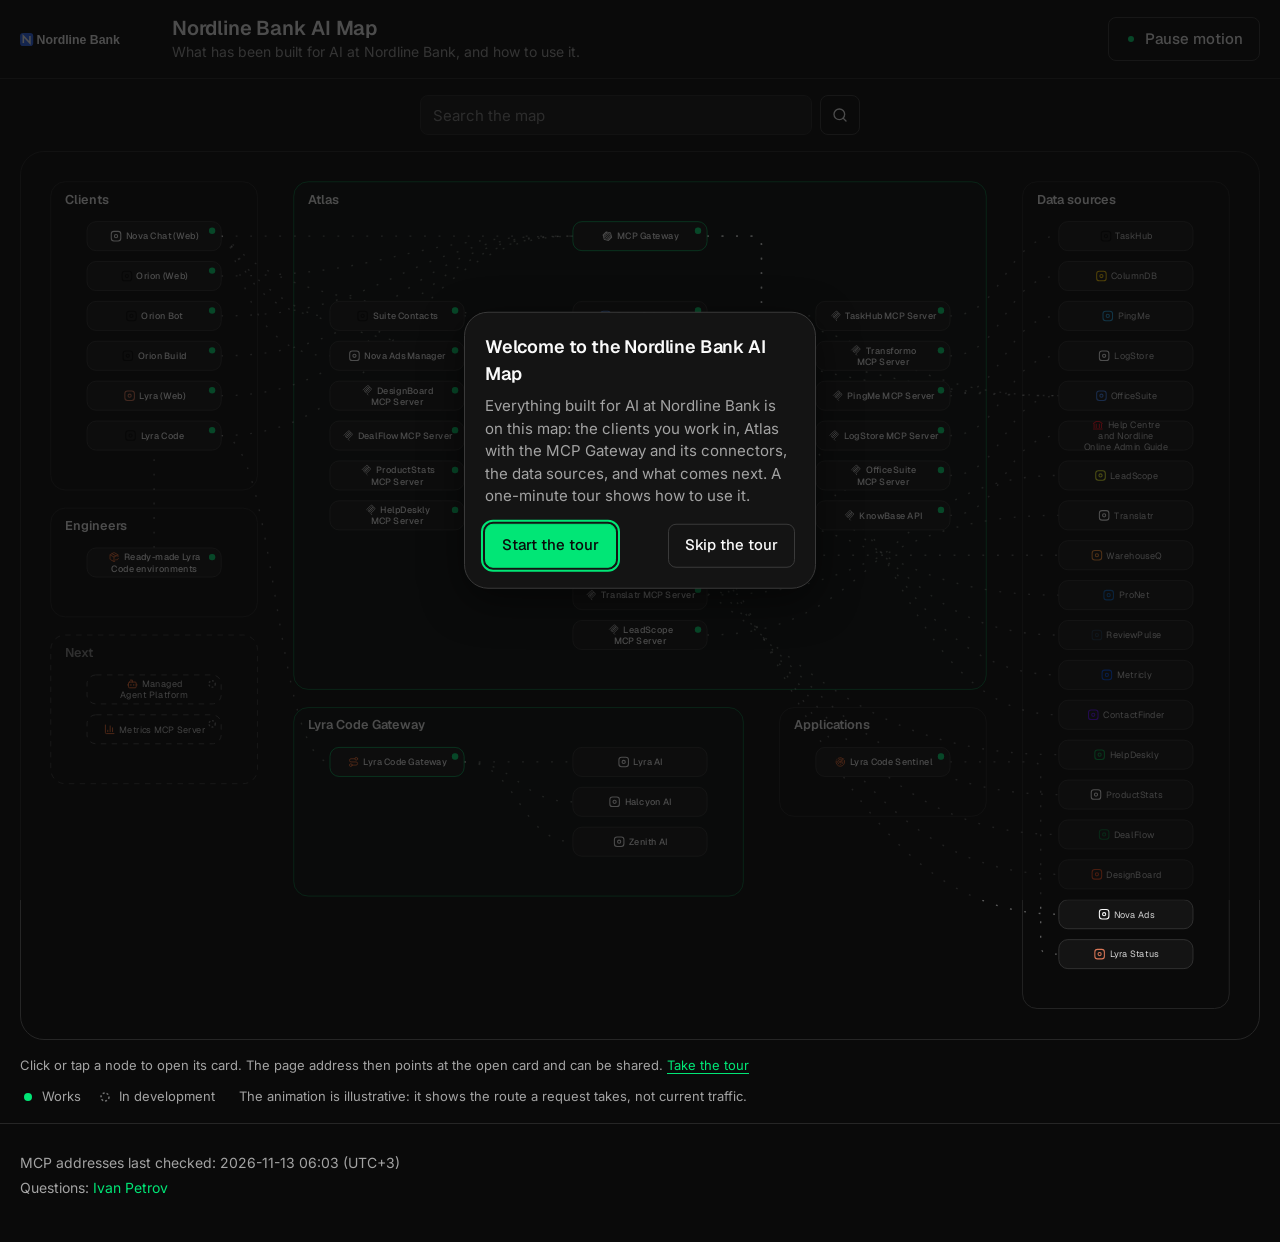
<file: index.html>
<!doctype html><html lang=en-US><head><meta charset=utf-8><meta name=viewport content="width=device-width,initial-scale=1"><title>Nordline Bank AI Map</title><meta name=description content="What has been built for AI at Nordline Bank, and how to use it."><meta name=robots content="noindex, nofollow, noarchive"><meta name=theme-color content="#0A0A0A"><link rel=icon href=/favicon.svg type=image/svg+xml>
      <link rel="stylesheet" href="/css/main.css" crossorigin="anonymous" />
    
<link rel=stylesheet href=/css/map.min.css crossorigin=anonymous></head><body><header class=site-header><a class=skip-link href=#main>Skip to content</a>
<a class=site-header__logo href=/><svg class="wordmark" role="img" aria-label="Nordline Bank" width="1200" height="137" viewBox="0 0 1200 137"><rect x="0" y="8" width="120" height="120" rx="28" fill="#2F6BFF"/><path d="M30 100V36l60 64V36" stroke="#fff" stroke-width="14" fill="none"/><text x="150" y="108" font-family="Inter,Arial,sans-serif" font-size="112" font-weight="700" fill="currentColor">Nordline Bank</text></svg></a><div class=site-header__text><p class=site-header__title>Nordline Bank AI Map</p><p class=site-header__tagline>What has been built for AI at Nordline Bank, and how to use it.</p></div><button id=pause type=button class="btn btn--ghost site-header__pause" aria-pressed=false data-pause="Pause motion" data-resume="Resume motion">
<svg class="btn__icon" viewBox="0 0 16 16" aria-hidden="true"><circle cx="8" cy="8" r="4"/></svg>
<span>Pause motion</span></button></header><main id=main><search role=search class="search search--inline site-search" data-search-surface=inline data-search-index-url=/searchindex.json data-search-lang=en data-search-page-url=/search/ data-search-worker-url=/js/search-worker.js data-search-min-length=2 data-search-debounce=220 data-search-limit=8 data-search-hotkey=mod+k data-search-hotkey-slash=false data-search-show-description=true data-search-show-dates=true data-search-options='{"boost":{"content":1,"description":2,"headings":3,"keywords":2,"tags":1.5,"title":5},"cache":"auto","fuzzy":0.15,"headings":false,"prefix":true,"stemming":true,"stopwords":true,"stopwordsExtra":[],"taxonomies":["tags","categories"],"worker":false}' data-search-i18n-idle="Start typing to search" data-search-i18n-loading="Loading search…" data-search-i18n-no-results="No results for “%s”" data-search-i18n-error="Search is unavaidable. Reload the page to try again." data-search-i18n-count-one="%d result" data-search-i18n-count-few="%d results" data-search-i18n-count-many="%d results" data-search-i18n-count-other="%d results" data-search-i18n-showing="Showing %d of %d results" data-search-i18n-min-chars="Type at least 2 characters"><form class=search__form method=get action=/search/><label class=search__label for=search-input-1>Search this site</label>
<input class=search__input id=search-input-1 type=search name=q role=combobox aria-expanded=false aria-controls=search-listbox-1 aria-autocomplete=list autocomplete=off spellcheck=false placeholder="Search the map">
<button class=search__submit type=submit>
<span class=search__submit-icon><svg width="1em" height="1em" viewBox="0 0 24 24" fill="none" stroke="currentColor" stroke-width="2" stroke-linecap="round" stroke-linejoin="round" aria-hidden="true" focusable="false"><circle cx="11" cy="11" r="8"/><path d="m21 21-4.35-4.35"/></svg></span>
<span class=search__submit-label>Search</span></button></form><p class=search__status role=status></p><p class=search__alert role=alert></p><ul class=search__listbox id=search-listbox-1 role=listbox aria-label="Search results" hidden style=display:none></ul><a class=search__see-all href=/search/ hidden style=display:none>See all results</a>
<template data-search-template><li class=search__result><a class=search__result-link href=# data-search-slot=href><span class=search__result-title data-search-slot=title></span>
<span class=search__result-section data-search-slot=section hidden style=display:none></span>
<span class=search__result-snippet data-search-slot=snippet hidden style=display:none></span>
<time class=search__result-date data-search-slot=date hidden style=display:none></time>
<span class=search__result-tags data-search-slot=tags hidden style=display:none></span>
<span class=search__result-categories data-search-slot=categories hidden style=display:none></span>
<img class=search__result-image data-search-slot=image alt hidden style=display:none></a></li></template></search><script type=module src=/js/search.js crossorigin=anonymous></script><div class=stage id=stage><section class=map id=map-section aria-labelledby=map-title><h1 id=map-title class=sr-only>Map of the AI built at Nordline Bank</h1><div class=map__frame id=map><svg id="map-wide" class="map__svg map--wide" viewBox="0 0 1348 960" role="group" aria-label="Map of the AI built at Nordline Bank" data-layout="wide"><g class="region region--plain" data-region="clients"><rect class="region__box" x="24" y="24" width="228" height="340" rx="16"/><text class="region__label" x="40" y="48">Clients</text></g><g class="region region--solid" data-region="atlas"><rect class="region__box" x="292" y="24" width="764" height="560" rx="16"/><text class="region__label" x="308" y="48">Atlas</text></g><g class="region region--plain" data-region="sources"><rect class="region__box" x="1096" y="24" width="228" height="912" rx="16"/><text class="region__label" x="1112" y="48">Data sources</text></g><g class="region region--plain" data-region="engineers"><rect class="region__box" x="24" y="384" width="228" height="120" rx="16"/><text class="region__label" x="40" y="408">Engineers</text></g><g class="region region--solid" data-region="code-gateway"><rect class="region__box" x="292" y="604" width="496" height="208" rx="16"/><text class="region__label" x="308" y="628">Lyra Code Gateway</text></g><g class="region region--plain" data-region="applications"><rect class="region__box" x="828" y="604" width="228" height="120" rx="16"/><text class="region__label" x="844" y="628">Applications</text></g><g class="region region--dashed region--muted" data-region="next"><rect class="region__box" x="24" y="524" width="228" height="164" rx="16"/><text class="region__label" x="40" y="548">Next</text></g><path class="edge edge--atlas edge--drift" data-edge="e01" data-from="novachat" data-to="mcp-gateway" data-flow="atlas" d="M212 84C406 84 406 84 600 84"/><path class="edge edge--atlas edge--drift" data-edge="e154" data-from="orion" data-to="mcp-gateway" data-flow="atlas" d="M212 128C406 128 406 84 600 84"/><path class="edge edge--atlas edge--drift" data-edge="e185" data-from="orion-bot" data-to="mcp-gateway" data-flow="atlas" d="M212 172C406 172 406 84 600 84"/><path class="edge edge--atlas edge--drift" data-edge="e155" data-from="orion-build" data-to="mcp-gateway" data-flow="atlas" d="M212 216C406 216 406 84 600 84"/><path class="edge edge--atlas edge--drift" data-edge="e186" data-from="lyra-web" data-to="mcp-gateway" data-flow="atlas" d="M212 260C406 260 406 84 600 84"/><path class="edge edge--atlas edge--drift" data-edge="e03" data-from="lyra-code" data-to="mcp-gateway" data-flow="atlas" d="M212 304C406 304 406 84 600 84"/><path class="edge edge--atlas edge--drift" data-edge="e05" data-from="mcp-gateway" data-to="taskhub-mcp" data-flow="atlas" d="M748 84L798 84Q808 84 808 94L808 162Q808 172 818 172L868 172"/><path class="edge edge--atlas edge--drift" data-edge="e224" data-from="mcp-gateway" data-to="Transformo-mcp" data-flow="atlas" d="M748 84L798 84Q808 84 808 94L808 206Q808 216 818 216L868 216"/><path class="edge edge--atlas edge--drift" data-edge="e09" data-from="mcp-gateway" data-to="kb-api" data-flow="atlas" d="M748 84L798 84Q808 84 808 94L808 382Q808 392 818 392L868 392"/><path class="edge edge--atlas edge--drift" data-edge="e75" data-from="mcp-gateway" data-to="pingme-mcp" data-flow="atlas" d="M748 84L798 84Q808 84 808 94L808 250Q808 260 818 260L868 260"/><path class="edge edge--atlas edge--drift" data-edge="e42" data-from="mcp-gateway" data-to="suite-mcp" data-flow="atlas" d="M748 84L798 84Q808 84 808 94L808 338Q808 348 818 348L868 348"/><path class="edge edge--atlas edge--drift" data-edge="e121" data-from="mcp-gateway" data-to="logstore-mcp" data-flow="atlas" d="M748 84L798 84Q808 84 808 94L808 294Q808 304 818 304L868 304"/><path class="edge edge--atlas edge--drift" data-edge="e10" data-from="taskhub-mcp" data-to="src-taskhub" data-flow="atlas" d="M1016 172C1076 172 1076 84 1136 84"/><path class="edge edge--atlas edge--drift" data-edge="e225" data-from="Transformo-mcp" data-to="src-columndb" data-flow="atlas" d="M1016 216C1076 216 1076 128 1136 128"/><path class="edge edge--atlas edge--drift" data-edge="e14" data-from="kb-api" data-to="src-help-centre" data-flow="atlas" d="M1016 392C1076 392 1076 304 1136 304"/><path class="edge edge--atlas edge--drift" data-edge="e76" data-from="pingme-mcp" data-to="src-pingme" data-flow="atlas" d="M1016 260C1076 260 1076 172 1136 172"/><path class="edge edge--atlas edge--drift" data-edge="e43" data-from="suite-mcp" data-to="src-officesuite" data-flow="atlas" d="M1016 348C1076 348 1076 260 1136 260"/><path class="edge edge--atlas edge--drift" data-edge="e123" data-from="logstore-mcp" data-to="src-logstore" data-flow="atlas" d="M1016 304C1076 304 1076 216 1136 216"/><path class="edge edge--atlas edge--drift" data-edge="e19" data-from="novachat" data-to="suite-calendar" data-flow="atlas" d="M212 84C232 84 232 172 600 172"/><path class="edge edge--atlas edge--drift" data-edge="e20" data-from="novachat" data-to="suite-contacts" data-flow="atlas" d="M212 84C232 84 232 172 332 172"/><path class="edge edge--atlas edge--drift" data-edge="e21" data-from="novachat" data-to="suite-drive" data-flow="atlas" d="M212 84C232 84 232 216 600 216"/><path class="edge edge--atlas edge--drift" data-edge="e130" data-from="novachat" data-to="novachat-ads" data-flow="atlas" d="M212 84C232 84 232 216 332 216"/><path class="edge edge--atlas edge--drift" data-edge="e27" data-from="suite-calendar" data-to="src-officesuite" data-flow="atlas" d="M748 172C942 172 942 260 1136 260"/><path class="edge edge--atlas edge--drift" data-edge="e28" data-from="suite-contacts" data-to="src-officesuite" data-flow="atlas" d="M480 172C808 172 808 260 1136 260"/><path class="edge edge--atlas edge--drift" data-edge="e29" data-from="suite-drive" data-to="src-officesuite" data-flow="atlas" d="M748 216C942 216 942 260 1136 260"/><path class="edge edge--atlas edge--drift" data-edge="e131" data-from="novachat-ads" data-to="src-nova-ads" data-flow="atlas" d="M480 216C808 216 808 832 1136 832"/><path class="edge edge--atlas edge--drift" data-edge="e25" data-from="designboard" data-to="src-designboard" data-flow="atlas" d="M480 260C808 260 808 788 1136 788"/><path class="edge edge--atlas edge--drift" data-edge="e44" data-from="dealflow" data-to="src-dealflow" data-flow="atlas" d="M480 304C808 304 808 744 1136 744"/><path class="edge edge--atlas edge--drift" data-edge="e45" data-from="contactfinder" data-to="src-contactfinder" data-flow="atlas" d="M748 260C942 260 942 612 1136 612"/><path class="edge edge--atlas edge--drift" data-edge="e80" data-from="metricly" data-to="src-metricly" data-flow="atlas" d="M748 304C942 304 942 568 1136 568"/><path class="edge edge--atlas edge--drift" data-edge="e81" data-from="productstats" data-to="src-productstats" data-flow="atlas" d="M480 348C808 348 808 700 1136 700"/><path class="edge edge--atlas edge--drift" data-edge="e82" data-from="reviewpulse" data-to="src-reviewpulse" data-flow="atlas" d="M748 348C942 348 942 524 1136 524"/><path class="edge edge--atlas edge--drift" data-edge="e98" data-from="pronet" data-to="src-pronet" data-flow="atlas" d="M748 392C942 392 942 480 1136 480"/><path class="edge edge--atlas edge--drift" data-edge="e124" data-from="warehouseq" data-to="src-warehouseq" data-flow="atlas" d="M748 436C942 436 942 436 1136 436"/><path class="edge edge--atlas edge--drift" data-edge="e132" data-from="translatr" data-to="src-translatr" data-flow="atlas" d="M748 480C942 480 942 392 1136 392"/><path class="edge edge--atlas edge--drift" data-edge="e133" data-from="helpdeskly" data-to="src-helpdeskly" data-flow="atlas" d="M480 392C808 392 808 656 1136 656"/><path class="edge edge--atlas edge--drift" data-edge="e144" data-from="leadscope" data-to="src-leadscope" data-flow="atlas" d="M748 524C942 524 942 348 1136 348"/><path class="edge edge--code-gateway edge--drift" data-edge="e31" data-from="lyra-code" data-to="lyra-code-gateway" data-flow="code-gateway" d="M212 304C272 304 272 664 332 664"/><path class="edge edge--code-gateway edge--drift" data-edge="e32" data-from="lyra-code-gateway" data-to="lyraai" data-flow="code-gateway" d="M480 664C540 664 540 664 600 664"/><path class="edge edge--code-gateway edge--drift" data-edge="e129" data-from="lyra-code-gateway" data-to="halcyon" data-flow="code-gateway" d="M480 664C540 664 540 708 600 708"/><path class="edge edge--code-gateway edge--drift" data-edge="e33" data-from="lyra-code-gateway" data-to="zenithai" data-flow="code-gateway" d="M480 664C540 664 540 752 600 752"/><path class="edge edge--engineers edge--drift" data-edge="e35" data-from="lyra-code-envs" data-to="lyra-code" data-flow="engineers" d="M138 428C138 374 138 374 138 320"/><path class="edge edge--applications edge--drift" data-edge="e152" data-from="lyra-code-sentinel" data-to="src-lyra-status" data-flow="applications" d="M1016 664L1106 664Q1116 664 1116 674L1116 866Q1116 876 1126 876L1136 876"/><path class="edge edge--applications edge--implied" data-edge="e153" data-from="lyra-code-sentinel" data-to="pingme-mcp" data-flow="applications" d="M1016 664L1026 664Q1036 664 1036 654L1036 270Q1036 260 1026 260L1016 260"/><path class="edge edge--atlas edge--implied" data-edge="e49" data-from="novachat" data-to="designboard" data-flow="atlas" d="M212 84C272 84 272 260 332 260"/><path class="edge edge--atlas edge--implied" data-edge="e51" data-from="novachat" data-to="dealflow" data-flow="atlas" d="M212 84C272 84 272 304 332 304"/><path class="edge edge--atlas edge--implied" data-edge="e52" data-from="novachat" data-to="contactfinder" data-flow="atlas" d="M212 84C406 84 406 260 600 260"/><path class="edge edge--atlas edge--implied" data-edge="e83" data-from="novachat" data-to="metricly" data-flow="atlas" d="M212 84C406 84 406 304 600 304"/><path class="edge edge--atlas edge--implied" data-edge="e84" data-from="novachat" data-to="productstats" data-flow="atlas" d="M212 84C272 84 272 348 332 348"/><path class="edge edge--atlas edge--implied" data-edge="e85" data-from="novachat" data-to="reviewpulse" data-flow="atlas" d="M212 84C406 84 406 348 600 348"/><path class="edge edge--atlas edge--implied" data-edge="e103" data-from="novachat" data-to="pronet" data-flow="atlas" d="M212 84C406 84 406 392 600 392"/><path class="edge edge--atlas edge--implied" data-edge="e125" data-from="novachat" data-to="warehouseq" data-flow="atlas" d="M212 84C406 84 406 436 600 436"/><path class="edge edge--atlas edge--implied" data-edge="e134" data-from="novachat" data-to="translatr" data-flow="atlas" d="M212 84C406 84 406 480 600 480"/><path class="edge edge--atlas edge--implied" data-edge="e135" data-from="novachat" data-to="helpdeskly" data-flow="atlas" d="M212 84C272 84 272 392 332 392"/><path class="edge edge--atlas edge--implied" data-edge="e145" data-from="novachat" data-to="leadscope" data-flow="atlas" d="M212 84C406 84 406 524 600 524"/><path class="edge edge--atlas edge--implied" data-edge="e70" data-from="lyra-code" data-to="designboard" data-flow="atlas" d="M212 304C272 304 272 260 332 260"/><path class="edge edge--atlas edge--implied" data-edge="e72" data-from="lyra-code" data-to="dealflow" data-flow="atlas" d="M212 304C272 304 272 304 332 304"/><path class="edge edge--atlas edge--implied" data-edge="e73" data-from="lyra-code" data-to="contactfinder" data-flow="atlas" d="M212 304C406 304 406 260 600 260"/><path class="edge edge--atlas edge--implied" data-edge="e92" data-from="lyra-code" data-to="metricly" data-flow="atlas" d="M212 304C406 304 406 304 600 304"/><path class="edge edge--atlas edge--implied" data-edge="e93" data-from="lyra-code" data-to="productstats" data-flow="atlas" d="M212 304C272 304 272 348 332 348"/><path class="edge edge--atlas edge--implied" data-edge="e94" data-from="lyra-code" data-to="reviewpulse" data-flow="atlas" d="M212 304C406 304 406 348 600 348"/><path class="edge edge--atlas edge--implied" data-edge="e128" data-from="lyra-code" data-to="warehouseq" data-flow="atlas" d="M212 304C406 304 406 436 600 436"/><path class="edge edge--atlas edge--implied" data-edge="e140" data-from="lyra-code" data-to="translatr" data-flow="atlas" d="M212 304C406 304 406 480 600 480"/><path class="edge edge--atlas edge--implied" data-edge="e141" data-from="lyra-code" data-to="helpdeskly" data-flow="atlas" d="M212 304C272 304 272 392 332 392"/><path class="edge edge--atlas edge--implied" data-edge="e148" data-from="lyra-code" data-to="leadscope" data-flow="atlas" d="M212 304C406 304 406 524 600 524"/><path class="edge edge--atlas edge--implied" data-edge="e157" data-from="orion" data-to="designboard" data-flow="atlas" d="M212 128C272 128 272 260 332 260"/><path class="edge edge--atlas edge--implied" data-edge="e159" data-from="orion" data-to="dealflow" data-flow="atlas" d="M212 128C272 128 272 304 332 304"/><path class="edge edge--atlas edge--implied" data-edge="e161" data-from="orion" data-to="metricly" data-flow="atlas" d="M212 128C406 128 406 304 600 304"/><path class="edge edge--atlas edge--implied" data-edge="e162" data-from="orion" data-to="productstats" data-flow="atlas" d="M212 128C272 128 272 348 332 348"/><path class="edge edge--atlas edge--implied" data-edge="e163" data-from="orion" data-to="reviewpulse" data-flow="atlas" d="M212 128C406 128 406 348 600 348"/><path class="edge edge--atlas edge--implied" data-edge="e168" data-from="orion" data-to="warehouseq" data-flow="atlas" d="M212 128C406 128 406 436 600 436"/><path class="edge edge--atlas edge--implied" data-edge="e169" data-from="orion" data-to="translatr" data-flow="atlas" d="M212 128C406 128 406 480 600 480"/><path class="edge edge--atlas edge--implied" data-edge="e170" data-from="orion" data-to="leadscope" data-flow="atlas" d="M212 128C406 128 406 524 600 524"/><path class="edge edge--atlas edge--implied" data-edge="e172" data-from="orion-build" data-to="dealflow" data-flow="atlas" d="M212 216C272 216 272 304 332 304"/><path class="edge edge--atlas edge--implied" data-edge="e174" data-from="orion-build" data-to="metricly" data-flow="atlas" d="M212 216C406 216 406 304 600 304"/><path class="edge edge--atlas edge--implied" data-edge="e175" data-from="orion-build" data-to="productstats" data-flow="atlas" d="M212 216C272 216 272 348 332 348"/><path class="edge edge--atlas edge--implied" data-edge="e176" data-from="orion-build" data-to="reviewpulse" data-flow="atlas" d="M212 216C406 216 406 348 600 348"/><path class="edge edge--atlas edge--implied" data-edge="e181" data-from="orion-build" data-to="warehouseq" data-flow="atlas" d="M212 216C406 216 406 436 600 436"/><path class="edge edge--atlas edge--implied" data-edge="e182" data-from="orion-build" data-to="translatr" data-flow="atlas" d="M212 216C406 216 406 480 600 480"/><path class="edge edge--atlas edge--implied" data-edge="e183" data-from="orion-build" data-to="helpdeskly" data-flow="atlas" d="M212 216C272 216 272 392 332 392"/><path class="edge edge--atlas edge--implied" data-edge="e184" data-from="orion-build" data-to="leadscope" data-flow="atlas" d="M212 216C406 216 406 524 600 524"/><path class="edge edge--atlas edge--implied" data-edge="e189" data-from="lyra-web" data-to="designboard" data-flow="atlas" d="M212 260C272 260 272 260 332 260"/><path class="edge edge--atlas edge--implied" data-edge="e191" data-from="lyra-web" data-to="dealflow" data-flow="atlas" d="M212 260C272 260 272 304 332 304"/><path class="edge edge--atlas edge--implied" data-edge="e192" data-from="lyra-web" data-to="contactfinder" data-flow="atlas" d="M212 260C406 260 406 260 600 260"/><path class="edge edge--atlas edge--implied" data-edge="e194" data-from="lyra-web" data-to="metricly" data-flow="atlas" d="M212 260C406 260 406 304 600 304"/><path class="edge edge--atlas edge--implied" data-edge="e195" data-from="lyra-web" data-to="productstats" data-flow="atlas" d="M212 260C272 260 272 348 332 348"/><path class="edge edge--atlas edge--implied" data-edge="e196" data-from="lyra-web" data-to="reviewpulse" data-flow="atlas" d="M212 260C406 260 406 348 600 348"/><path class="edge edge--atlas edge--implied" data-edge="e201" data-from="lyra-web" data-to="warehouseq" data-flow="atlas" d="M212 260C406 260 406 436 600 436"/><path class="edge edge--atlas edge--implied" data-edge="e202" data-from="lyra-web" data-to="translatr" data-flow="atlas" d="M212 260C406 260 406 480 600 480"/><path class="edge edge--atlas edge--implied" data-edge="e203" data-from="lyra-web" data-to="leadscope" data-flow="atlas" d="M212 260C406 260 406 524 600 524"/><path class="edge edge--atlas edge--implied" data-edge="e205" data-from="orion-bot" data-to="dealflow" data-flow="atlas" d="M212 172C272 172 272 304 332 304"/><path class="edge edge--atlas edge--implied" data-edge="e207" data-from="orion-bot" data-to="metricly" data-flow="atlas" d="M212 172C406 172 406 304 600 304"/><path class="edge edge--atlas edge--implied" data-edge="e208" data-from="orion-bot" data-to="productstats" data-flow="atlas" d="M212 172C272 172 272 348 332 348"/><path class="edge edge--atlas edge--implied" data-edge="e209" data-from="orion-bot" data-to="reviewpulse" data-flow="atlas" d="M212 172C406 172 406 348 600 348"/><path class="edge edge--atlas edge--implied" data-edge="e214" data-from="orion-bot" data-to="warehouseq" data-flow="atlas" d="M212 172C406 172 406 436 600 436"/><path class="edge edge--atlas edge--implied" data-edge="e215" data-from="orion-bot" data-to="translatr" data-flow="atlas" d="M212 172C406 172 406 480 600 480"/><path class="edge edge--atlas edge--implied" data-edge="e216" data-from="orion-bot" data-to="leadscope" data-flow="atlas" d="M212 172C406 172 406 524 600 524"/><g class="node node--client size-default status-works" data-node="novachat" transform="translate(64 68)"><a href="#/n/novachat" role="button" class="node__link" aria-label="Nova Chat (Web), Client, status: Works"><rect class="node__hit" x="-4" y="-6" width="156" height="44"/><rect class="node__box" width="148" height="32" rx="10"/><circle class="node__glyph" cx="138" cy="10" r="3.5"/><foreignObject x="0" y="0" width="148" height="32">
      <div xmlns="http://www.w3.org/1999/xhtml" class="node__inner">
        <span class="node__label"><span class="node__icon i-novalabs"></span>Nova Chat (Web)</span>
      </div>
    </foreignObject></a></g><g class="node node--client size-default status-works" data-node="orion" transform="translate(64 112)"><a href="#/n/orion" role="button" class="node__link" aria-label="Orion (Web), Client, status: Works"><rect class="node__hit" x="-4" y="-6" width="156" height="44"/><rect class="node__box" width="148" height="32" rx="10"/><circle class="node__glyph" cx="138" cy="10" r="3.5"/><foreignObject x="0" y="0" width="148" height="32">
      <div xmlns="http://www.w3.org/1999/xhtml" class="node__inner">
        <span class="node__label"><span class="node__icon i-orion"></span>Orion (Web)</span>
      </div>
    </foreignObject></a></g><g class="node node--client size-default status-works" data-node="orion-bot" transform="translate(64 156)"><a href="#/n/orion-bot" role="button" class="node__link" aria-label="Orion Bot, Client, status: Works"><rect class="node__hit" x="-4" y="-6" width="156" height="44"/><rect class="node__box" width="148" height="32" rx="10"/><circle class="node__glyph" cx="138" cy="10" r="3.5"/><foreignObject x="0" y="0" width="148" height="32">
      <div xmlns="http://www.w3.org/1999/xhtml" class="node__inner">
        <span class="node__label"><span class="node__icon i-orion"></span>Orion Bot</span>
      </div>
    </foreignObject></a></g><g class="node node--client size-default status-works" data-node="orion-build" transform="translate(64 200)"><a href="#/n/orion-build" role="button" class="node__link" aria-label="Orion Build, Client, status: Works"><rect class="node__hit" x="-4" y="-6" width="156" height="44"/><rect class="node__box" width="148" height="32" rx="10"/><circle class="node__glyph" cx="138" cy="10" r="3.5"/><foreignObject x="0" y="0" width="148" height="32">
      <div xmlns="http://www.w3.org/1999/xhtml" class="node__inner">
        <span class="node__label"><span class="node__icon i-orion"></span>Orion Build</span>
      </div>
    </foreignObject></a></g><g class="node node--client size-default status-works" data-node="lyra-web" transform="translate(64 244)"><a href="#/n/lyra-web" role="button" class="node__link" aria-label="Lyra (Web), Client, status: Works"><rect class="node__hit" x="-4" y="-6" width="156" height="44"/><rect class="node__box" width="148" height="32" rx="10"/><circle class="node__glyph" cx="138" cy="10" r="3.5"/><foreignObject x="0" y="0" width="148" height="32">
      <div xmlns="http://www.w3.org/1999/xhtml" class="node__inner">
        <span class="node__label"><span class="node__icon i-lyra"></span>Lyra (Web)</span>
      </div>
    </foreignObject></a></g><g class="node node--client size-default status-works" data-node="lyra-code" transform="translate(64 288)"><a href="#/n/lyra-code" role="button" class="node__link" aria-label="Lyra Code, Client, status: Works"><rect class="node__hit" x="-4" y="-6" width="156" height="44"/><rect class="node__box" width="148" height="32" rx="10"/><circle class="node__glyph" cx="138" cy="10" r="3.5"/><foreignObject x="0" y="0" width="148" height="32">
      <div xmlns="http://www.w3.org/1999/xhtml" class="node__inner">
        <span class="node__label"><span class="node__icon i-lyrabot"></span>Lyra Code</span>
      </div>
    </foreignObject></a></g><g class="node node--gateway size-default status-works pulse pulse-0" data-node="mcp-gateway" transform="translate(600 68)"><a href="#/n/mcp-gateway" role="button" class="node__link" aria-label="MCP Gateway, Gateway, status: Works"><rect class="node__hit" x="-4" y="-6" width="156" height="44"/><rect class="node__box" width="148" height="32" rx="10"/><circle class="node__pulse" cx="138" cy="10" r="3.5"/><circle class="node__glyph" cx="138" cy="10" r="3.5"/><foreignObject x="0" y="0" width="148" height="32">
      <div xmlns="http://www.w3.org/1999/xhtml" class="node__inner">
        <span class="node__label"><span class="node__icon i-gateway"></span>MCP Gateway</span>
      </div>
    </foreignObject></a></g><g class="node node--connector size-default status-works pulse pulse-1" data-node="taskhub-mcp" transform="translate(868 156)"><a href="#/n/taskhub-mcp" role="button" class="node__link" aria-label="TaskHub MCP Server, Connector, status: Works"><rect class="node__hit" x="-4" y="-6" width="156" height="44"/><rect class="node__box" width="148" height="32" rx="10"/><circle class="node__pulse" cx="138" cy="10" r="3.5"/><circle class="node__glyph" cx="138" cy="10" r="3.5"/><foreignObject x="0" y="0" width="148" height="32">
      <div xmlns="http://www.w3.org/1999/xhtml" class="node__inner">
        <span class="node__label"><span class="node__icon i-mcp"></span>TaskHub MCP Server</span>
      </div>
    </foreignObject></a></g><g class="node node--connector size-default status-works pulse pulse-5" data-node="Transformo-mcp" transform="translate(868 200)"><a href="#/n/Transformo-mcp" role="button" class="node__link" aria-label="Transformo MCP Server, Connector, status: Works"><rect class="node__hit" x="-4" y="-6" width="156" height="44"/><rect class="node__box" width="148" height="32" rx="10"/><circle class="node__pulse" cx="138" cy="10" r="3.5"/><circle class="node__glyph" cx="138" cy="10" r="3.5"/><foreignObject x="0" y="0" width="148" height="32">
      <div xmlns="http://www.w3.org/1999/xhtml" class="node__inner">
        <span class="node__label"><span class="node__icon i-mcp"></span>Transformo MCP Server</span>
      </div>
    </foreignObject></a></g><g class="node node--connector size-default status-works pulse pulse-6" data-node="kb-api" transform="translate(868 376)"><a href="#/n/kb-api" role="button" class="node__link" aria-label="KnowBase API, Connector, status: Works"><rect class="node__hit" x="-4" y="-6" width="156" height="44"/><rect class="node__box" width="148" height="32" rx="10"/><circle class="node__pulse" cx="138" cy="10" r="3.5"/><circle class="node__glyph" cx="138" cy="10" r="3.5"/><foreignObject x="0" y="0" width="148" height="32">
      <div xmlns="http://www.w3.org/1999/xhtml" class="node__inner">
        <span class="node__label"><span class="node__icon i-mcp"></span>KnowBase API</span>
      </div>
    </foreignObject></a></g><g class="node node--connector size-default status-works pulse pulse-8" data-node="pingme-mcp" transform="translate(868 244)"><a href="#/n/pingme-mcp" role="button" class="node__link" aria-label="PingMe MCP Server, Connector, status: Works"><rect class="node__hit" x="-4" y="-6" width="156" height="44"/><rect class="node__box" width="148" height="32" rx="10"/><circle class="node__pulse" cx="138" cy="10" r="3.5"/><circle class="node__glyph" cx="138" cy="10" r="3.5"/><foreignObject x="0" y="0" width="148" height="32">
      <div xmlns="http://www.w3.org/1999/xhtml" class="node__inner">
        <span class="node__label"><span class="node__icon i-mcp"></span>PingMe MCP Server</span>
      </div>
    </foreignObject></a></g><g class="node node--connector size-default status-works pulse pulse-9" data-node="suite-mcp" transform="translate(868 332)"><a href="#/n/suite-mcp" role="button" class="node__link" aria-label="OfficeSuite MCP Server, Connector, status: Works"><rect class="node__hit" x="-4" y="-6" width="156" height="44"/><rect class="node__box" width="148" height="32" rx="10"/><circle class="node__pulse" cx="138" cy="10" r="3.5"/><circle class="node__glyph" cx="138" cy="10" r="3.5"/><foreignObject x="0" y="0" width="148" height="32">
      <div xmlns="http://www.w3.org/1999/xhtml" class="node__inner">
        <span class="node__label"><span class="node__icon i-mcp"></span>OfficeSuite MCP Server</span>
      </div>
    </foreignObject></a></g><g class="node node--connector size-default status-works pulse pulse-11" data-node="logstore-mcp" transform="translate(868 288)"><a href="#/n/logstore-mcp" role="button" class="node__link" aria-label="LogStore MCP Server, Connector, status: Works"><rect class="node__hit" x="-4" y="-6" width="156" height="44"/><rect class="node__box" width="148" height="32" rx="10"/><circle class="node__pulse" cx="138" cy="10" r="3.5"/><circle class="node__glyph" cx="138" cy="10" r="3.5"/><foreignObject x="0" y="0" width="148" height="32">
      <div xmlns="http://www.w3.org/1999/xhtml" class="node__inner">
        <span class="node__label"><span class="node__icon i-mcp"></span>LogStore MCP Server</span>
      </div>
    </foreignObject></a></g><g class="node node--connector size-default status-works pulse pulse-13" data-node="suite-calendar" transform="translate(600 156)"><a href="#/n/suite-calendar" role="button" class="node__link" aria-label="Suite Calendar, Connector, status: Works"><rect class="node__hit" x="-4" y="-6" width="156" height="44"/><rect class="node__box" width="148" height="32" rx="10"/><circle class="node__pulse" cx="138" cy="10" r="3.5"/><circle class="node__glyph" cx="138" cy="10" r="3.5"/><foreignObject x="0" y="0" width="148" height="32">
      <div xmlns="http://www.w3.org/1999/xhtml" class="node__inner">
        <span class="node__label"><span class="node__icon i-suitecalendar"></span>Suite Calendar</span>
      </div>
    </foreignObject></a></g><g class="node node--connector size-default status-works pulse pulse-14" data-node="suite-contacts" transform="translate(332 156)"><a href="#/n/suite-contacts" role="button" class="node__link" aria-label="Suite Contacts, Connector, status: Works"><rect class="node__hit" x="-4" y="-6" width="156" height="44"/><rect class="node__box" width="148" height="32" rx="10"/><circle class="node__pulse" cx="138" cy="10" r="3.5"/><circle class="node__glyph" cx="138" cy="10" r="3.5"/><foreignObject x="0" y="0" width="148" height="32">
      <div xmlns="http://www.w3.org/1999/xhtml" class="node__inner">
        <span class="node__label"><span class="node__icon i-suitecontacts"></span>Suite Contacts</span>
      </div>
    </foreignObject></a></g><g class="node node--connector size-default status-works pulse pulse-15" data-node="suite-drive" transform="translate(600 200)"><a href="#/n/suite-drive" role="button" class="node__link" aria-label="Suite Drive, Connector, status: Works"><rect class="node__hit" x="-4" y="-6" width="156" height="44"/><rect class="node__box" width="148" height="32" rx="10"/><circle class="node__pulse" cx="138" cy="10" r="3.5"/><circle class="node__glyph" cx="138" cy="10" r="3.5"/><foreignObject x="0" y="0" width="148" height="32">
      <div xmlns="http://www.w3.org/1999/xhtml" class="node__inner">
        <span class="node__label"><span class="node__icon i-suitedrive"></span>Suite Drive</span>
      </div>
    </foreignObject></a></g><g class="node node--connector size-default status-works pulse pulse-16" data-node="novachat-ads" transform="translate(332 200)"><a href="#/n/novachat-ads" role="button" class="node__link" aria-label="Nova Ads Manager, Connector, status: Works"><rect class="node__hit" x="-4" y="-6" width="156" height="44"/><rect class="node__box" width="148" height="32" rx="10"/><circle class="node__pulse" cx="138" cy="10" r="3.5"/><circle class="node__glyph" cx="138" cy="10" r="3.5"/><foreignObject x="0" y="0" width="148" height="32">
      <div xmlns="http://www.w3.org/1999/xhtml" class="node__inner">
        <span class="node__label"><span class="node__icon i-novalabs"></span>Nova Ads Manager</span>
      </div>
    </foreignObject></a></g><g class="node node--connector size-default status-works pulse pulse-19" data-node="designboard" transform="translate(332 244)"><a href="#/n/designboard" role="button" class="node__link" aria-label="DesignBoard MCP Server, Connector, status: Works"><rect class="node__hit" x="-4" y="-6" width="156" height="44"/><rect class="node__box" width="148" height="32" rx="10"/><circle class="node__pulse" cx="138" cy="10" r="3.5"/><circle class="node__glyph" cx="138" cy="10" r="3.5"/><foreignObject x="0" y="0" width="148" height="32">
      <div xmlns="http://www.w3.org/1999/xhtml" class="node__inner">
        <span class="node__label"><span class="node__icon i-mcp"></span>DesignBoard MCP Server</span>
      </div>
    </foreignObject></a></g><g class="node node--connector size-default status-works pulse pulse-21" data-node="dealflow" transform="translate(332 288)"><a href="#/n/dealflow" role="button" class="node__link" aria-label="DealFlow MCP Server, Connector, status: Works"><rect class="node__hit" x="-4" y="-6" width="156" height="44"/><rect class="node__box" width="148" height="32" rx="10"/><circle class="node__pulse" cx="138" cy="10" r="3.5"/><circle class="node__glyph" cx="138" cy="10" r="3.5"/><foreignObject x="0" y="0" width="148" height="32">
      <div xmlns="http://www.w3.org/1999/xhtml" class="node__inner">
        <span class="node__label"><span class="node__icon i-mcp"></span>DealFlow MCP Server</span>
      </div>
    </foreignObject></a></g><g class="node node--connector size-default status-works pulse pulse-22" data-node="contactfinder" transform="translate(600 244)"><a href="#/n/contactfinder" role="button" class="node__link" aria-label="ContactFinder MCP Server, Connector, status: Works"><rect class="node__hit" x="-4" y="-6" width="156" height="44"/><rect class="node__box" width="148" height="32" rx="10"/><circle class="node__pulse" cx="138" cy="10" r="3.5"/><circle class="node__glyph" cx="138" cy="10" r="3.5"/><foreignObject x="0" y="0" width="148" height="32">
      <div xmlns="http://www.w3.org/1999/xhtml" class="node__inner">
        <span class="node__label"><span class="node__icon i-mcp"></span>ContactFinder MCP Server</span>
      </div>
    </foreignObject></a></g><g class="node node--connector size-default status-works pulse pulse-24" data-node="metricly" transform="translate(600 288)"><a href="#/n/metricly" role="button" class="node__link" aria-label="Metricly MCP Server, Connector, status: Works"><rect class="node__hit" x="-4" y="-6" width="156" height="44"/><rect class="node__box" width="148" height="32" rx="10"/><circle class="node__pulse" cx="138" cy="10" r="3.5"/><circle class="node__glyph" cx="138" cy="10" r="3.5"/><foreignObject x="0" y="0" width="148" height="32">
      <div xmlns="http://www.w3.org/1999/xhtml" class="node__inner">
        <span class="node__label"><span class="node__icon i-mcp"></span>Metricly MCP Server</span>
      </div>
    </foreignObject></a></g><g class="node node--connector size-default status-works pulse pulse-25" data-node="productstats" transform="translate(332 332)"><a href="#/n/productstats" role="button" class="node__link" aria-label="ProductStats MCP Server, Connector, status: Works"><rect class="node__hit" x="-4" y="-6" width="156" height="44"/><rect class="node__box" width="148" height="32" rx="10"/><circle class="node__pulse" cx="138" cy="10" r="3.5"/><circle class="node__glyph" cx="138" cy="10" r="3.5"/><foreignObject x="0" y="0" width="148" height="32">
      <div xmlns="http://www.w3.org/1999/xhtml" class="node__inner">
        <span class="node__label"><span class="node__icon i-mcp"></span>ProductStats MCP Server</span>
      </div>
    </foreignObject></a></g><g class="node node--connector size-default status-works pulse pulse-26" data-node="reviewpulse" transform="translate(600 332)"><a href="#/n/reviewpulse" role="button" class="node__link" aria-label="ReviewPulse MCP Server, Connector, status: Works"><rect class="node__hit" x="-4" y="-6" width="156" height="44"/><rect class="node__box" width="148" height="32" rx="10"/><circle class="node__pulse" cx="138" cy="10" r="3.5"/><circle class="node__glyph" cx="138" cy="10" r="3.5"/><foreignObject x="0" y="0" width="148" height="32">
      <div xmlns="http://www.w3.org/1999/xhtml" class="node__inner">
        <span class="node__label"><span class="node__icon i-mcp"></span>ReviewPulse MCP Server</span>
      </div>
    </foreignObject></a></g><g class="node node--connector size-default status-works pulse pulse-30" data-node="pronet" transform="translate(600 376)"><a href="#/n/pronet" role="button" class="node__link" aria-label="ProNet MCP Server, Connector, status: Works"><rect class="node__hit" x="-4" y="-6" width="156" height="44"/><rect class="node__box" width="148" height="32" rx="10"/><circle class="node__pulse" cx="138" cy="10" r="3.5"/><circle class="node__glyph" cx="138" cy="10" r="3.5"/><foreignObject x="0" y="0" width="148" height="32">
      <div xmlns="http://www.w3.org/1999/xhtml" class="node__inner">
        <span class="node__label"><span class="node__icon i-mcp"></span>ProNet MCP Server</span>
      </div>
    </foreignObject></a></g><g class="node node--connector size-default status-works pulse pulse-32" data-node="warehouseq" transform="translate(600 420)"><a href="#/n/warehouseq" role="button" class="node__link" aria-label="WarehouseQ MCP Server, Connector, status: Works"><rect class="node__hit" x="-4" y="-6" width="156" height="44"/><rect class="node__box" width="148" height="32" rx="10"/><circle class="node__pulse" cx="138" cy="10" r="3.5"/><circle class="node__glyph" cx="138" cy="10" r="3.5"/><foreignObject x="0" y="0" width="148" height="32">
      <div xmlns="http://www.w3.org/1999/xhtml" class="node__inner">
        <span class="node__label"><span class="node__icon i-mcp"></span>WarehouseQ MCP Server</span>
      </div>
    </foreignObject></a></g><g class="node node--connector size-default status-works pulse pulse-33" data-node="translatr" transform="translate(600 464)"><a href="#/n/translatr" role="button" class="node__link" aria-label="Translatr MCP Server, Connector, status: Works"><rect class="node__hit" x="-4" y="-6" width="156" height="44"/><rect class="node__box" width="148" height="32" rx="10"/><circle class="node__pulse" cx="138" cy="10" r="3.5"/><circle class="node__glyph" cx="138" cy="10" r="3.5"/><foreignObject x="0" y="0" width="148" height="32">
      <div xmlns="http://www.w3.org/1999/xhtml" class="node__inner">
        <span class="node__label"><span class="node__icon i-mcp"></span>Translatr MCP Server</span>
      </div>
    </foreignObject></a></g><g class="node node--connector size-default status-works pulse pulse-34" data-node="helpdeskly" transform="translate(332 376)"><a href="#/n/helpdeskly" role="button" class="node__link" aria-label="HelpDeskly MCP Server, Connector, status: Works"><rect class="node__hit" x="-4" y="-6" width="156" height="44"/><rect class="node__box" width="148" height="32" rx="10"/><circle class="node__pulse" cx="138" cy="10" r="3.5"/><circle class="node__glyph" cx="138" cy="10" r="3.5"/><foreignObject x="0" y="0" width="148" height="32">
      <div xmlns="http://www.w3.org/1999/xhtml" class="node__inner">
        <span class="node__label"><span class="node__icon i-mcp"></span>HelpDeskly MCP Server</span>
      </div>
    </foreignObject></a></g><g class="node node--connector size-default status-works pulse pulse-35" data-node="leadscope" transform="translate(600 508)"><a href="#/n/leadscope" role="button" class="node__link" aria-label="LeadScope MCP Server, Connector, status: Works"><rect class="node__hit" x="-4" y="-6" width="156" height="44"/><rect class="node__box" width="148" height="32" rx="10"/><circle class="node__pulse" cx="138" cy="10" r="3.5"/><circle class="node__glyph" cx="138" cy="10" r="3.5"/><foreignObject x="0" y="0" width="148" height="32">
      <div xmlns="http://www.w3.org/1999/xhtml" class="node__inner">
        <span class="node__label"><span class="node__icon i-mcp"></span>LeadScope MCP Server</span>
      </div>
    </foreignObject></a></g><g class="node node--source size-default" data-node="src-taskhub" transform="translate(1136 68)"><a href="#/n/src-taskhub" role="button" class="node__link" aria-label="TaskHub, Data source"><rect class="node__hit" x="-4" y="-6" width="156" height="44"/><rect class="node__box" width="148" height="32" rx="10"/><foreignObject x="0" y="0" width="148" height="32">
      <div xmlns="http://www.w3.org/1999/xhtml" class="node__inner">
        <span class="node__label"><span class="node__icon i-taskhub"></span>TaskHub</span>
      </div>
    </foreignObject></a></g><g class="node node--source size-default" data-node="src-columndb" transform="translate(1136 112)"><a href="#/n/src-columndb" role="button" class="node__link" aria-label="ColumnDB, Data source"><rect class="node__hit" x="-4" y="-6" width="156" height="44"/><rect class="node__box" width="148" height="32" rx="10"/><foreignObject x="0" y="0" width="148" height="32">
      <div xmlns="http://www.w3.org/1999/xhtml" class="node__inner">
        <span class="node__label"><span class="node__icon i-columndb"></span>ColumnDB</span>
      </div>
    </foreignObject></a></g><g class="node node--source size-default" data-node="src-help-centre" transform="translate(1136 288)"><a href="#/n/src-help-centre" role="button" class="node__link" aria-label="Help Centre and Nordline Online Admin Guide, Data source"><rect class="node__hit" x="-4" y="-6" width="156" height="44"/><rect class="node__box" width="148" height="32" rx="10"/><foreignObject x="0" y="0" width="148" height="32">
      <div xmlns="http://www.w3.org/1999/xhtml" class="node__inner">
        <span class="node__label"><span class="node__icon i-nordline-online"></span>Help Centre and Nordline Online Admin Guide</span>
      </div>
    </foreignObject></a></g><g class="node node--source size-default" data-node="src-pingme" transform="translate(1136 156)"><a href="#/n/src-pingme" role="button" class="node__link" aria-label="PingMe, Data source"><rect class="node__hit" x="-4" y="-6" width="156" height="44"/><rect class="node__box" width="148" height="32" rx="10"/><foreignObject x="0" y="0" width="148" height="32">
      <div xmlns="http://www.w3.org/1999/xhtml" class="node__inner">
        <span class="node__label"><span class="node__icon i-pingme"></span>PingMe</span>
      </div>
    </foreignObject></a></g><g class="node node--source size-default" data-node="src-logstore" transform="translate(1136 200)"><a href="#/n/src-logstore" role="button" class="node__link" aria-label="LogStore, Data source"><rect class="node__hit" x="-4" y="-6" width="156" height="44"/><rect class="node__box" width="148" height="32" rx="10"/><foreignObject x="0" y="0" width="148" height="32">
      <div xmlns="http://www.w3.org/1999/xhtml" class="node__inner">
        <span class="node__label"><span class="node__icon i-metricstore"></span>LogStore</span>
      </div>
    </foreignObject></a></g><g class="node node--source size-default" data-node="src-officesuite" transform="translate(1136 244)"><a href="#/n/src-officesuite" role="button" class="node__link" aria-label="OfficeSuite, Data source"><rect class="node__hit" x="-4" y="-6" width="156" height="44"/><rect class="node__box" width="148" height="32" rx="10"/><foreignObject x="0" y="0" width="148" height="32">
      <div xmlns="http://www.w3.org/1999/xhtml" class="node__inner">
        <span class="node__label"><span class="node__icon i-suiteco"></span>OfficeSuite</span>
      </div>
    </foreignObject></a></g><g class="node node--source size-default" data-node="src-nova-ads" transform="translate(1136 816)"><a href="#/n/src-nova-ads" role="button" class="node__link" aria-label="Nova Ads, Data source"><rect class="node__hit" x="-4" y="-6" width="156" height="44"/><rect class="node__box" width="148" height="32" rx="10"/><foreignObject x="0" y="0" width="148" height="32">
      <div xmlns="http://www.w3.org/1999/xhtml" class="node__inner">
        <span class="node__label"><span class="node__icon i-novalabs"></span>Nova Ads</span>
      </div>
    </foreignObject></a></g><g class="node node--source size-default" data-node="src-designboard" transform="translate(1136 772)"><a href="#/n/src-designboard" role="button" class="node__link" aria-label="DesignBoard, Data source"><rect class="node__hit" x="-4" y="-6" width="156" height="44"/><rect class="node__box" width="148" height="32" rx="10"/><foreignObject x="0" y="0" width="148" height="32">
      <div xmlns="http://www.w3.org/1999/xhtml" class="node__inner">
        <span class="node__label"><span class="node__icon i-designboard"></span>DesignBoard</span>
      </div>
    </foreignObject></a></g><g class="node node--source size-default" data-node="src-dealflow" transform="translate(1136 728)"><a href="#/n/src-dealflow" role="button" class="node__link" aria-label="DealFlow, Data source"><rect class="node__hit" x="-4" y="-6" width="156" height="44"/><rect class="node__box" width="148" height="32" rx="10"/><foreignObject x="0" y="0" width="148" height="32">
      <div xmlns="http://www.w3.org/1999/xhtml" class="node__inner">
        <span class="node__label"><span class="node__icon i-dealflow"></span>DealFlow</span>
      </div>
    </foreignObject></a></g><g class="node node--source size-default" data-node="src-contactfinder" transform="translate(1136 596)"><a href="#/n/src-contactfinder" role="button" class="node__link" aria-label="ContactFinder, Data source"><rect class="node__hit" x="-4" y="-6" width="156" height="44"/><rect class="node__box" width="148" height="32" rx="10"/><foreignObject x="0" y="0" width="148" height="32">
      <div xmlns="http://www.w3.org/1999/xhtml" class="node__inner">
        <span class="node__label"><span class="node__icon i-contactfinder"></span>ContactFinder</span>
      </div>
    </foreignObject></a></g><g class="node node--source size-default" data-node="src-metricly" transform="translate(1136 552)"><a href="#/n/src-metricly" role="button" class="node__link" aria-label="Metricly, Data source"><rect class="node__hit" x="-4" y="-6" width="156" height="44"/><rect class="node__box" width="148" height="32" rx="10"/><foreignObject x="0" y="0" width="148" height="32">
      <div xmlns="http://www.w3.org/1999/xhtml" class="node__inner">
        <span class="node__label"><span class="node__icon i-metricly"></span>Metricly</span>
      </div>
    </foreignObject></a></g><g class="node node--source size-default" data-node="src-productstats" transform="translate(1136 684)"><a href="#/n/src-productstats" role="button" class="node__link" aria-label="ProductStats, Data source"><rect class="node__hit" x="-4" y="-6" width="156" height="44"/><rect class="node__box" width="148" height="32" rx="10"/><foreignObject x="0" y="0" width="148" height="32">
      <div xmlns="http://www.w3.org/1999/xhtml" class="node__inner">
        <span class="node__label"><span class="node__icon i-productstats"></span>ProductStats</span>
      </div>
    </foreignObject></a></g><g class="node node--source size-default" data-node="src-reviewpulse" transform="translate(1136 508)"><a href="#/n/src-reviewpulse" role="button" class="node__link" aria-label="ReviewPulse, Data source"><rect class="node__hit" x="-4" y="-6" width="156" height="44"/><rect class="node__box" width="148" height="32" rx="10"/><foreignObject x="0" y="0" width="148" height="32">
      <div xmlns="http://www.w3.org/1999/xhtml" class="node__inner">
        <span class="node__label"><span class="node__icon i-reviewpulse"></span>ReviewPulse</span>
      </div>
    </foreignObject></a></g><g class="node node--source size-default" data-node="src-pronet" transform="translate(1136 464)"><a href="#/n/src-pronet" role="button" class="node__link" aria-label="ProNet, Data source"><rect class="node__hit" x="-4" y="-6" width="156" height="44"/><rect class="node__box" width="148" height="32" rx="10"/><foreignObject x="0" y="0" width="148" height="32">
      <div xmlns="http://www.w3.org/1999/xhtml" class="node__inner">
        <span class="node__label"><span class="node__icon i-pronet"></span>ProNet</span>
      </div>
    </foreignObject></a></g><g class="node node--source size-default" data-node="src-warehouseq" transform="translate(1136 420)"><a href="#/n/src-warehouseq" role="button" class="node__link" aria-label="WarehouseQ, Data source"><rect class="node__hit" x="-4" y="-6" width="156" height="44"/><rect class="node__box" width="148" height="32" rx="10"/><foreignObject x="0" y="0" width="148" height="32">
      <div xmlns="http://www.w3.org/1999/xhtml" class="node__inner">
        <span class="node__label"><span class="node__icon i-warehouseq"></span>WarehouseQ</span>
      </div>
    </foreignObject></a></g><g class="node node--source size-default" data-node="src-translatr" transform="translate(1136 376)"><a href="#/n/src-translatr" role="button" class="node__link" aria-label="Translatr, Data source"><rect class="node__hit" x="-4" y="-6" width="156" height="44"/><rect class="node__box" width="148" height="32" rx="10"/><foreignObject x="0" y="0" width="148" height="32">
      <div xmlns="http://www.w3.org/1999/xhtml" class="node__inner">
        <span class="node__label"><span class="node__icon i-translatr"></span>Translatr</span>
      </div>
    </foreignObject></a></g><g class="node node--source size-default" data-node="src-helpdeskly" transform="translate(1136 640)"><a href="#/n/src-helpdeskly" role="button" class="node__link" aria-label="HelpDeskly, Data source"><rect class="node__hit" x="-4" y="-6" width="156" height="44"/><rect class="node__box" width="148" height="32" rx="10"/><foreignObject x="0" y="0" width="148" height="32">
      <div xmlns="http://www.w3.org/1999/xhtml" class="node__inner">
        <span class="node__label"><span class="node__icon i-helpdeskly"></span>HelpDeskly</span>
      </div>
    </foreignObject></a></g><g class="node node--source size-default" data-node="src-leadscope" transform="translate(1136 332)"><a href="#/n/src-leadscope" role="button" class="node__link" aria-label="LeadScope, Data source"><rect class="node__hit" x="-4" y="-6" width="156" height="44"/><rect class="node__box" width="148" height="32" rx="10"/><foreignObject x="0" y="0" width="148" height="32">
      <div xmlns="http://www.w3.org/1999/xhtml" class="node__inner">
        <span class="node__label"><span class="node__icon i-leadscope"></span>LeadScope</span>
      </div>
    </foreignObject></a></g><g class="node node--source size-default" data-node="src-lyra-status" transform="translate(1136 860)"><a href="#/n/src-lyra-status" role="button" class="node__link" aria-label="Lyra Status, Data source"><rect class="node__hit" x="-4" y="-6" width="156" height="44"/><rect class="node__box" width="148" height="32" rx="10"/><foreignObject x="0" y="0" width="148" height="32">
      <div xmlns="http://www.w3.org/1999/xhtml" class="node__inner">
        <span class="node__label"><span class="node__icon i-lyra"></span>Lyra Status</span>
      </div>
    </foreignObject></a></g><g class="node node--service size-default status-works pulse pulse-37" data-node="lyra-code-envs" transform="translate(64 428)"><a href="#/n/lyra-code-envs" role="button" class="node__link" aria-label="Ready-made Lyra Code environments, Service, status: Works"><rect class="node__hit" x="-4" y="-6" width="156" height="44"/><rect class="node__box" width="148" height="32" rx="10"/><circle class="node__pulse" cx="138" cy="10" r="3.5"/><circle class="node__glyph" cx="138" cy="10" r="3.5"/><foreignObject x="0" y="0" width="148" height="32">
      <div xmlns="http://www.w3.org/1999/xhtml" class="node__inner">
        <span class="node__label"><span class="node__icon i-package-check"></span>Ready-made Lyra Code environments</span>
      </div>
    </foreignObject></a></g><g class="node node--gateway size-default status-works pulse pulse-38" data-node="lyra-code-gateway" transform="translate(332 648)"><a href="#/n/lyra-code-gateway" role="button" class="node__link" aria-label="Lyra Code Gateway, Gateway, status: Works"><rect class="node__hit" x="-4" y="-6" width="156" height="44"/><rect class="node__box" width="148" height="32" rx="10"/><circle class="node__pulse" cx="138" cy="10" r="3.5"/><circle class="node__glyph" cx="138" cy="10" r="3.5"/><foreignObject x="0" y="0" width="148" height="32">
      <div xmlns="http://www.w3.org/1999/xhtml" class="node__inner">
        <span class="node__label"><span class="node__icon i-route"></span>Lyra Code Gateway</span>
      </div>
    </foreignObject></a></g><g class="node node--provider size-default" data-node="lyraai" transform="translate(600 648)"><a href="#/n/lyraai" role="button" class="node__link" aria-label="Lyra AI, Model provider"><rect class="node__hit" x="-4" y="-6" width="156" height="44"/><rect class="node__box" width="148" height="32" rx="10"/><foreignObject x="0" y="0" width="148" height="32">
      <div xmlns="http://www.w3.org/1999/xhtml" class="node__inner">
        <span class="node__label"><span class="node__icon i-lyraai"></span>Lyra AI</span>
      </div>
    </foreignObject></a></g><g class="node node--provider size-default" data-node="halcyon" transform="translate(600 692)"><a href="#/n/halcyon" role="button" class="node__link" aria-label="Halcyon AI, Model provider"><rect class="node__hit" x="-4" y="-6" width="156" height="44"/><rect class="node__box" width="148" height="32" rx="10"/><foreignObject x="0" y="0" width="148" height="32">
      <div xmlns="http://www.w3.org/1999/xhtml" class="node__inner">
        <span class="node__label"><span class="node__icon i-halcyon"></span>Halcyon AI</span>
      </div>
    </foreignObject></a></g><g class="node node--provider size-default" data-node="zenithai" transform="translate(600 736)"><a href="#/n/zenithai" role="button" class="node__link" aria-label="Zenith AI, Model provider"><rect class="node__hit" x="-4" y="-6" width="156" height="44"/><rect class="node__box" width="148" height="32" rx="10"/><foreignObject x="0" y="0" width="148" height="32">
      <div xmlns="http://www.w3.org/1999/xhtml" class="node__inner">
        <span class="node__label"><span class="node__icon i-zenithai"></span>Zenith AI</span>
      </div>
    </foreignObject></a></g><g class="node node--application size-default status-works pulse pulse-44" data-node="lyra-code-sentinel" transform="translate(868 648)"><a href="#/n/lyra-code-sentinel" role="button" class="node__link" aria-label="Lyra Code Sentinel, Application, status: Works"><rect class="node__hit" x="-4" y="-6" width="156" height="44"/><rect class="node__box" width="148" height="32" rx="10"/><circle class="node__pulse" cx="138" cy="10" r="3.5"/><circle class="node__glyph" cx="138" cy="10" r="3.5"/><foreignObject x="0" y="0" width="148" height="32">
      <div xmlns="http://www.w3.org/1999/xhtml" class="node__inner">
        <span class="node__label"><span class="node__icon i-radar"></span>Lyra Code Sentinel</span>
      </div>
    </foreignObject></a></g><g class="node node--next size-default status-in_development" data-node="managed-agent-platform" transform="translate(64 568)"><a href="#/n/managed-agent-platform" role="button" class="node__link" aria-label="Managed Agent Platform, Next, status: In development"><rect class="node__hit" x="-4" y="-6" width="156" height="44"/><rect class="node__box" width="148" height="32" rx="10"/><circle class="node__glyph" cx="138" cy="10" r="3.5"/><foreignObject x="0" y="0" width="148" height="32">
      <div xmlns="http://www.w3.org/1999/xhtml" class="node__inner">
        <span class="node__label"><span class="node__icon i-bot"></span>Managed Agent Platform</span>
      </div>
    </foreignObject></a></g><g class="node node--next size-default status-in_development" data-node="metrics-mcp" transform="translate(64 612)"><a href="#/n/metrics-mcp" role="button" class="node__link" aria-label="Metrics MCP Server, Next, status: In development"><rect class="node__hit" x="-4" y="-6" width="156" height="44"/><rect class="node__box" width="148" height="32" rx="10"/><circle class="node__glyph" cx="138" cy="10" r="3.5"/><foreignObject x="0" y="0" width="148" height="32">
      <div xmlns="http://www.w3.org/1999/xhtml" class="node__inner">
        <span class="node__label"><span class="node__icon i-chart-column"></span>Metrics MCP Server</span>
      </div>
    </foreignObject></a></g><circle class="dot" data-edge="e01" data-from="novachat" data-to="mcp-gateway" r="2.5" aria-hidden="true"/><circle class="dot" data-edge="e37" data-from="novacode" data-to="mcp-gateway" r="2.5" aria-hidden="true"/><circle class="dot" data-edge="e154" data-from="orion" data-to="mcp-gateway" r="2.5" aria-hidden="true"/><circle class="dot" data-edge="e185" data-from="orion-bot" data-to="mcp-gateway" r="2.5" aria-hidden="true"/><circle class="dot" data-edge="e155" data-from="orion-build" data-to="mcp-gateway" r="2.5" aria-hidden="true"/><circle class="dot" data-edge="e186" data-from="lyra-web" data-to="mcp-gateway" r="2.5" aria-hidden="true"/><circle class="dot" data-edge="e02" data-from="lyra-desktop" data-to="mcp-gateway" r="2.5" aria-hidden="true"/><circle class="dot" data-edge="e03" data-from="lyra-code" data-to="mcp-gateway" r="2.5" aria-hidden="true"/><circle class="dot" data-edge="e05" data-from="mcp-gateway" data-to="taskhub-mcp" r="2.5" aria-hidden="true"/><circle class="dot" data-edge="e06" data-from="mcp-gateway" data-to="codevault" r="2.5" aria-hidden="true"/><circle class="dot" data-edge="e07" data-from="mcp-gateway" data-to="hrbase-mcp" r="2.5" aria-hidden="true"/><circle class="dot" data-edge="e08" data-from="mcp-gateway" data-to="mcp-toolbox" r="2.5" aria-hidden="true"/><circle class="dot" data-edge="e224" data-from="mcp-gateway" data-to="Transformo-mcp" r="2.5" aria-hidden="true"/><circle class="dot" data-edge="e09" data-from="mcp-gateway" data-to="kb-api" r="2.5" aria-hidden="true"/><circle class="dot" data-edge="e217" data-from="mcp-gateway" data-to="kb-api-external" r="2.5" aria-hidden="true"/><circle class="dot" data-edge="e75" data-from="mcp-gateway" data-to="pingme-mcp" r="2.5" aria-hidden="true"/><circle class="dot" data-edge="e42" data-from="mcp-gateway" data-to="suite-mcp" r="2.5" aria-hidden="true"/><circle class="dot" data-edge="e120" data-from="mcp-gateway" data-to="metricstore-mcp" r="2.5" aria-hidden="true"/><circle class="dot" data-edge="e121" data-from="mcp-gateway" data-to="logstore-mcp" r="2.5" aria-hidden="true"/><circle class="dot" data-edge="e149" data-from="mcp-gateway" data-to="lyra-code-gateway-mcp" r="2.5" aria-hidden="true"/><circle class="dot" data-edge="e10" data-from="taskhub-mcp" data-to="src-taskhub" r="2.5" aria-hidden="true"/><circle class="dot" data-edge="e11" data-from="codevault" data-to="src-codevault" r="2.5" aria-hidden="true"/><circle class="dot" data-edge="e12" data-from="hrbase-mcp" data-to="src-hrbase" r="2.5" aria-hidden="true"/><circle class="dot" data-edge="e13" data-from="mcp-toolbox" data-to="src-columndb" r="2.5" aria-hidden="true"/><circle class="dot" data-edge="e225" data-from="Transformo-mcp" data-to="src-columndb" r="2.5" aria-hidden="true"/><circle class="dot" data-edge="e14" data-from="kb-api" data-to="src-help-centre" r="2.5" aria-hidden="true"/><circle class="dot" data-edge="e218" data-from="kb-api-external" data-to="src-help-centre" r="2.5" aria-hidden="true"/><circle class="dot" data-edge="e76" data-from="pingme-mcp" data-to="src-pingme" r="2.5" aria-hidden="true"/><circle class="dot" data-edge="e43" data-from="suite-mcp" data-to="src-officesuite" r="2.5" aria-hidden="true"/><circle class="dot" data-edge="e122" data-from="metricstore-mcp" data-to="src-metricstore" r="2.5" aria-hidden="true"/><circle class="dot" data-edge="e123" data-from="logstore-mcp" data-to="src-logstore" r="2.5" aria-hidden="true"/><circle class="dot" data-edge="e18" data-from="novachat" data-to="suitemail" r="2.5" aria-hidden="true"/><circle class="dot" data-edge="e19" data-from="novachat" data-to="suite-calendar" r="2.5" aria-hidden="true"/><circle class="dot" data-edge="e20" data-from="novachat" data-to="suite-contacts" r="2.5" aria-hidden="true"/><circle class="dot" data-edge="e21" data-from="novachat" data-to="suite-drive" r="2.5" aria-hidden="true"/><circle class="dot" data-edge="e130" data-from="novachat" data-to="novachat-ads" r="2.5" aria-hidden="true"/><circle class="dot" data-edge="e26" data-from="suitemail" data-to="src-officesuite" r="2.5" aria-hidden="true"/><circle class="dot" data-edge="e27" data-from="suite-calendar" data-to="src-officesuite" r="2.5" aria-hidden="true"/><circle class="dot" data-edge="e28" data-from="suite-contacts" data-to="src-officesuite" r="2.5" aria-hidden="true"/><circle class="dot" data-edge="e29" data-from="suite-drive" data-to="src-officesuite" r="2.5" aria-hidden="true"/><circle class="dot" data-edge="e131" data-from="novachat-ads" data-to="src-nova-ads" r="2.5" aria-hidden="true"/><circle class="dot" data-edge="e23" data-from="crmly" data-to="src-crmly" r="2.5" aria-hidden="true"/><circle class="dot" data-edge="e24" data-from="chatflow" data-to="src-chatflow" r="2.5" aria-hidden="true"/><circle class="dot" data-edge="e25" data-from="designboard" data-to="src-designboard" r="2.5" aria-hidden="true"/><circle class="dot" data-edge="e30" data-from="boardworks" data-to="src-boardworks" r="2.5" aria-hidden="true"/><circle class="dot" data-edge="e44" data-from="dealflow" data-to="src-dealflow" r="2.5" aria-hidden="true"/><circle class="dot" data-edge="e45" data-from="contactfinder" data-to="src-contactfinder" r="2.5" aria-hidden="true"/><circle class="dot" data-edge="e46" data-from="supportchat" data-to="src-supportchat" r="2.5" aria-hidden="true"/><circle class="dot" data-edge="e80" data-from="metricly" data-to="src-metricly" r="2.5" aria-hidden="true"/><circle class="dot" data-edge="e81" data-from="productstats" data-to="src-productstats" r="2.5" aria-hidden="true"/><circle class="dot" data-edge="e82" data-from="reviewpulse" data-to="src-reviewpulse" r="2.5" aria-hidden="true"/><circle class="dot" data-edge="e95" data-from="meetnotes" data-to="src-meetnotes" r="2.5" aria-hidden="true"/><circle class="dot" data-edge="e96" data-from="doclens" data-to="src-doclens" r="2.5" aria-hidden="true"/><circle class="dot" data-edge="e97" data-from="repowiki" data-to="src-repowiki" r="2.5" aria-hidden="true"/><circle class="dot" data-edge="e98" data-from="pronet" data-to="src-pronet" r="2.5" aria-hidden="true"/><circle class="dot" data-edge="e99" data-from="avatarstudio" data-to="src-avatarstudio" r="2.5" aria-hidden="true"/><circle class="dot" data-edge="e124" data-from="warehouseq" data-to="src-warehouseq" r="2.5" aria-hidden="true"/><circle class="dot" data-edge="e132" data-from="translatr" data-to="src-translatr" r="2.5" aria-hidden="true"/><circle class="dot" data-edge="e133" data-from="helpdeskly" data-to="src-helpdeskly" r="2.5" aria-hidden="true"/><circle class="dot" data-edge="e144" data-from="leadscope" data-to="src-leadscope" r="2.5" aria-hidden="true"/><circle class="dot" data-edge="e219" data-from="reportstudio" data-to="src-reportstudio" r="2.5" aria-hidden="true"/><circle class="dot" data-edge="e31" data-from="lyra-code" data-to="lyra-code-gateway" r="2.5" aria-hidden="true"/><circle class="dot" data-edge="e32" data-from="lyra-code-gateway" data-to="lyraai" r="2.5" aria-hidden="true"/><circle class="dot" data-edge="e129" data-from="lyra-code-gateway" data-to="halcyon" r="2.5" aria-hidden="true"/><circle class="dot" data-edge="e33" data-from="lyra-code-gateway" data-to="zenithai" r="2.5" aria-hidden="true"/><circle class="dot" data-edge="e34" data-from="lyra-code-gateway" data-to="kestrel" r="2.5" aria-hidden="true"/><circle class="dot" data-edge="e150" data-from="lyra-code-gateway-mcp" data-to="lyra-code-gateway" r="2.5" aria-hidden="true"/><circle class="dot" data-edge="e35" data-from="lyra-code-envs" data-to="lyra-code" r="2.5" aria-hidden="true"/><circle class="dot" data-edge="e36" data-from="support-auto-replies" data-to="kb-api" r="2.5" aria-hidden="true"/><circle class="dot" data-edge="e142" data-from="nordline-online-mobile" data-to="kb-api-public" r="2.5" aria-hidden="true"/><circle class="dot" data-edge="e143" data-from="kb-api-public" data-to="src-help-centre" r="2.5" aria-hidden="true"/><circle class="dot" data-edge="e151" data-from="lyra-code-sentinel" data-to="lyra-code-gateway-mcp" r="2.5" aria-hidden="true"/><circle class="dot" data-edge="e152" data-from="lyra-code-sentinel" data-to="src-lyra-status" r="2.5" aria-hidden="true"/></svg>
<svg id="map-narrow" class="map__svg map--narrow" viewBox="0 0 420 2600" role="group" aria-label="Map of the AI built at Nordline Bank" data-layout="narrow"><g class="region region--plain" data-region="clients"><rect class="region__box" x="12" y="12" width="396" height="208" rx="16"/><text class="region__label" x="28" y="36">Clients</text></g><g class="region region--solid" data-region="atlas"><rect class="region__box" x="12" y="236" width="396" height="1044" rx="16"/><text class="region__label" x="28" y="260">Atlas</text></g><g class="region region--plain" data-region="sources"><rect class="region__box" x="12" y="1296" width="396" height="560" rx="16"/><text class="region__label" x="28" y="1320">Data sources</text></g><g class="region region--plain" data-region="engineers"><rect class="region__box" x="12" y="1872" width="396" height="120" rx="16"/><text class="region__label" x="28" y="1896">Engineers</text></g><g class="region region--solid" data-region="code-gateway"><rect class="region__box" x="12" y="2008" width="396" height="296" rx="16"/><text class="region__label" x="28" y="2032">Lyra Code Gateway</text></g><g class="region region--plain" data-region="applications"><rect class="region__box" x="12" y="2320" width="396" height="120" rx="16"/><text class="region__label" x="28" y="2344">Applications</text></g><g class="region region--dashed region--muted" data-region="next"><rect class="region__box" x="12" y="2456" width="396" height="120" rx="16"/><text class="region__label" x="28" y="2480">Next</text></g><path class="edge edge--atlas edge--drift" data-edge="e01" data-from="novachat" data-to="mcp-gateway" data-flow="atlas" d="M180 72C210 72 210 28 210 280"/><path class="edge edge--atlas edge--drift" data-edge="e154" data-from="orion" data-to="mcp-gateway" data-flow="atlas" d="M180 116C210 116 210 72 210 280"/><path class="edge edge--atlas edge--drift" data-edge="e185" data-from="orion-bot" data-to="mcp-gateway" data-flow="atlas" d="M240 72C210 72 210 72 210 280"/><path class="edge edge--atlas edge--drift" data-edge="e155" data-from="orion-build" data-to="mcp-gateway" data-flow="atlas" d="M180 160C210 160 210 116 210 280"/><path class="edge edge--atlas edge--drift" data-edge="e186" data-from="lyra-web" data-to="mcp-gateway" data-flow="atlas" d="M240 116C210 116 210 116 210 280"/><path class="edge edge--atlas edge--drift" data-edge="e03" data-from="lyra-code" data-to="mcp-gateway" data-flow="atlas" d="M240 160C210 160 210 160 210 280"/><path class="edge edge--atlas edge--drift" data-edge="e05" data-from="mcp-gateway" data-to="taskhub-mcp" data-flow="atlas" d="M210 312C210 340 210 340 210 368"/><path class="edge edge--atlas edge--drift" data-edge="e224" data-from="mcp-gateway" data-to="Transformo-mcp" data-flow="atlas" d="M284 296L330 296Q340 296 340 306L340 418Q340 428 330 428L284 428"/><path class="edge edge--atlas edge--drift" data-edge="e09" data-from="mcp-gateway" data-to="kb-api" data-flow="atlas" d="M284 296L330 296Q340 296 340 306L340 462Q340 472 330 472L284 472"/><path class="edge edge--atlas edge--drift" data-edge="e75" data-from="mcp-gateway" data-to="pingme-mcp" data-flow="atlas" d="M284 296L330 296Q340 296 340 306L340 506Q340 516 330 516L284 516"/><path class="edge edge--atlas edge--drift" data-edge="e42" data-from="mcp-gateway" data-to="suite-mcp" data-flow="atlas" d="M284 296L330 296Q340 296 340 306L340 550Q340 560 330 560L284 560"/><path class="edge edge--atlas edge--drift" data-edge="e121" data-from="mcp-gateway" data-to="logstore-mcp" data-flow="atlas" d="M284 296L330 296Q340 296 340 306L340 594Q340 604 330 604L284 604"/><path class="edge edge--code-gateway edge--drift" data-edge="e32" data-from="lyra-code-gateway" data-to="lyraai" data-flow="code-gateway" d="M210 2084C210 2112 210 2112 210 2140"/><path class="edge edge--code-gateway edge--drift" data-edge="e129" data-from="lyra-code-gateway" data-to="halcyon" data-flow="code-gateway" d="M284 2068L330 2068Q340 2068 340 2078L340 2190Q340 2200 330 2200L284 2200"/><path class="edge edge--code-gateway edge--drift" data-edge="e33" data-from="lyra-code-gateway" data-to="zenithai" data-flow="code-gateway" d="M284 2068L330 2068Q340 2068 340 2078L340 2234Q340 2244 330 2244L284 2244"/><g class="node node--client size-default status-works" data-node="novachat" transform="translate(32 56)"><a href="#/n/novachat" role="button" class="node__link" aria-label="Nova Chat (Web), Client, status: Works"><rect class="node__hit" x="-4" y="-6" width="156" height="44"/><rect class="node__box" width="148" height="32" rx="10"/><circle class="node__glyph" cx="138" cy="10" r="3.5"/><foreignObject x="0" y="0" width="148" height="32">
      <div xmlns="http://www.w3.org/1999/xhtml" class="node__inner">
        <span class="node__label"><span class="node__icon i-novalabs"></span>Nova Chat (Web)</span>
      </div>
    </foreignObject></a></g><g class="node node--client size-default status-works" data-node="orion" transform="translate(32 100)"><a href="#/n/orion" role="button" class="node__link" aria-label="Orion (Web), Client, status: Works"><rect class="node__hit" x="-4" y="-6" width="156" height="44"/><rect class="node__box" width="148" height="32" rx="10"/><circle class="node__glyph" cx="138" cy="10" r="3.5"/><foreignObject x="0" y="0" width="148" height="32">
      <div xmlns="http://www.w3.org/1999/xhtml" class="node__inner">
        <span class="node__label"><span class="node__icon i-orion"></span>Orion (Web)</span>
      </div>
    </foreignObject></a></g><g class="node node--client size-default status-works" data-node="orion-bot" transform="translate(240 56)"><a href="#/n/orion-bot" role="button" class="node__link" aria-label="Orion Bot, Client, status: Works"><rect class="node__hit" x="-4" y="-6" width="156" height="44"/><rect class="node__box" width="148" height="32" rx="10"/><circle class="node__glyph" cx="138" cy="10" r="3.5"/><foreignObject x="0" y="0" width="148" height="32">
      <div xmlns="http://www.w3.org/1999/xhtml" class="node__inner">
        <span class="node__label"><span class="node__icon i-orion"></span>Orion Bot</span>
      </div>
    </foreignObject></a></g><g class="node node--client size-default status-works" data-node="orion-build" transform="translate(32 144)"><a href="#/n/orion-build" role="button" class="node__link" aria-label="Orion Build, Client, status: Works"><rect class="node__hit" x="-4" y="-6" width="156" height="44"/><rect class="node__box" width="148" height="32" rx="10"/><circle class="node__glyph" cx="138" cy="10" r="3.5"/><foreignObject x="0" y="0" width="148" height="32">
      <div xmlns="http://www.w3.org/1999/xhtml" class="node__inner">
        <span class="node__label"><span class="node__icon i-orion"></span>Orion Build</span>
      </div>
    </foreignObject></a></g><g class="node node--client size-default status-works" data-node="lyra-web" transform="translate(240 100)"><a href="#/n/lyra-web" role="button" class="node__link" aria-label="Lyra (Web), Client, status: Works"><rect class="node__hit" x="-4" y="-6" width="156" height="44"/><rect class="node__box" width="148" height="32" rx="10"/><circle class="node__glyph" cx="138" cy="10" r="3.5"/><foreignObject x="0" y="0" width="148" height="32">
      <div xmlns="http://www.w3.org/1999/xhtml" class="node__inner">
        <span class="node__label"><span class="node__icon i-lyra"></span>Lyra (Web)</span>
      </div>
    </foreignObject></a></g><g class="node node--client size-default status-works" data-node="lyra-code" transform="translate(240 144)"><a href="#/n/lyra-code" role="button" class="node__link" aria-label="Lyra Code, Client, status: Works"><rect class="node__hit" x="-4" y="-6" width="156" height="44"/><rect class="node__box" width="148" height="32" rx="10"/><circle class="node__glyph" cx="138" cy="10" r="3.5"/><foreignObject x="0" y="0" width="148" height="32">
      <div xmlns="http://www.w3.org/1999/xhtml" class="node__inner">
        <span class="node__label"><span class="node__icon i-lyrabot"></span>Lyra Code</span>
      </div>
    </foreignObject></a></g><g class="node node--gateway size-default status-works pulse pulse-0" data-node="mcp-gateway" transform="translate(136 280)"><a href="#/n/mcp-gateway" role="button" class="node__link" aria-label="MCP Gateway, Gateway, status: Works"><rect class="node__hit" x="-4" y="-6" width="156" height="44"/><rect class="node__box" width="148" height="32" rx="10"/><circle class="node__pulse" cx="138" cy="10" r="3.5"/><circle class="node__glyph" cx="138" cy="10" r="3.5"/><foreignObject x="0" y="0" width="148" height="32">
      <div xmlns="http://www.w3.org/1999/xhtml" class="node__inner">
        <span class="node__label"><span class="node__icon i-gateway"></span>MCP Gateway</span>
      </div>
    </foreignObject></a></g><g class="node node--connector size-default status-works pulse pulse-1" data-node="taskhub-mcp" transform="translate(136 368)"><a href="#/n/taskhub-mcp" role="button" class="node__link" aria-label="TaskHub MCP Server, Connector, status: Works"><rect class="node__hit" x="-4" y="-6" width="156" height="44"/><rect class="node__box" width="148" height="32" rx="10"/><circle class="node__pulse" cx="138" cy="10" r="3.5"/><circle class="node__glyph" cx="138" cy="10" r="3.5"/><foreignObject x="0" y="0" width="148" height="32">
      <div xmlns="http://www.w3.org/1999/xhtml" class="node__inner">
        <span class="node__label"><span class="node__icon i-mcp"></span>TaskHub MCP Server</span>
      </div>
    </foreignObject></a></g><g class="node node--connector size-default status-works pulse pulse-5" data-node="Transformo-mcp" transform="translate(136 412)"><a href="#/n/Transformo-mcp" role="button" class="node__link" aria-label="Transformo MCP Server, Connector, status: Works"><rect class="node__hit" x="-4" y="-6" width="156" height="44"/><rect class="node__box" width="148" height="32" rx="10"/><circle class="node__pulse" cx="138" cy="10" r="3.5"/><circle class="node__glyph" cx="138" cy="10" r="3.5"/><foreignObject x="0" y="0" width="148" height="32">
      <div xmlns="http://www.w3.org/1999/xhtml" class="node__inner">
        <span class="node__label"><span class="node__icon i-mcp"></span>Transformo MCP Server</span>
      </div>
    </foreignObject></a></g><g class="node node--connector size-default status-works pulse pulse-6" data-node="kb-api" transform="translate(136 456)"><a href="#/n/kb-api" role="button" class="node__link" aria-label="KnowBase API, Connector, status: Works"><rect class="node__hit" x="-4" y="-6" width="156" height="44"/><rect class="node__box" width="148" height="32" rx="10"/><circle class="node__pulse" cx="138" cy="10" r="3.5"/><circle class="node__glyph" cx="138" cy="10" r="3.5"/><foreignObject x="0" y="0" width="148" height="32">
      <div xmlns="http://www.w3.org/1999/xhtml" class="node__inner">
        <span class="node__label"><span class="node__icon i-mcp"></span>KnowBase API</span>
      </div>
    </foreignObject></a></g><g class="node node--connector size-default status-works pulse pulse-8" data-node="pingme-mcp" transform="translate(136 500)"><a href="#/n/pingme-mcp" role="button" class="node__link" aria-label="PingMe MCP Server, Connector, status: Works"><rect class="node__hit" x="-4" y="-6" width="156" height="44"/><rect class="node__box" width="148" height="32" rx="10"/><circle class="node__pulse" cx="138" cy="10" r="3.5"/><circle class="node__glyph" cx="138" cy="10" r="3.5"/><foreignObject x="0" y="0" width="148" height="32">
      <div xmlns="http://www.w3.org/1999/xhtml" class="node__inner">
        <span class="node__label"><span class="node__icon i-mcp"></span>PingMe MCP Server</span>
      </div>
    </foreignObject></a></g><g class="node node--connector size-default status-works pulse pulse-9" data-node="suite-mcp" transform="translate(136 544)"><a href="#/n/suite-mcp" role="button" class="node__link" aria-label="OfficeSuite MCP Server, Connector, status: Works"><rect class="node__hit" x="-4" y="-6" width="156" height="44"/><rect class="node__box" width="148" height="32" rx="10"/><circle class="node__pulse" cx="138" cy="10" r="3.5"/><circle class="node__glyph" cx="138" cy="10" r="3.5"/><foreignObject x="0" y="0" width="148" height="32">
      <div xmlns="http://www.w3.org/1999/xhtml" class="node__inner">
        <span class="node__label"><span class="node__icon i-mcp"></span>OfficeSuite MCP Server</span>
      </div>
    </foreignObject></a></g><g class="node node--connector size-default status-works pulse pulse-11" data-node="logstore-mcp" transform="translate(136 588)"><a href="#/n/logstore-mcp" role="button" class="node__link" aria-label="LogStore MCP Server, Connector, status: Works"><rect class="node__hit" x="-4" y="-6" width="156" height="44"/><rect class="node__box" width="148" height="32" rx="10"/><circle class="node__pulse" cx="138" cy="10" r="3.5"/><circle class="node__glyph" cx="138" cy="10" r="3.5"/><foreignObject x="0" y="0" width="148" height="32">
      <div xmlns="http://www.w3.org/1999/xhtml" class="node__inner">
        <span class="node__label"><span class="node__icon i-mcp"></span>LogStore MCP Server</span>
      </div>
    </foreignObject></a></g><g class="node node--connector size-default status-works pulse pulse-13" data-node="suite-calendar" transform="translate(240 852)"><a href="#/n/suite-calendar" role="button" class="node__link" aria-label="Suite Calendar, Connector, status: Works"><rect class="node__hit" x="-4" y="-6" width="156" height="44"/><rect class="node__box" width="148" height="32" rx="10"/><circle class="node__pulse" cx="138" cy="10" r="3.5"/><circle class="node__glyph" cx="138" cy="10" r="3.5"/><foreignObject x="0" y="0" width="148" height="32">
      <div xmlns="http://www.w3.org/1999/xhtml" class="node__inner">
        <span class="node__label"><span class="node__icon i-suitecalendar"></span>Suite Calendar</span>
      </div>
    </foreignObject></a></g><g class="node node--connector size-default status-works pulse pulse-14" data-node="suite-contacts" transform="translate(32 852)"><a href="#/n/suite-contacts" role="button" class="node__link" aria-label="Suite Contacts, Connector, status: Works"><rect class="node__hit" x="-4" y="-6" width="156" height="44"/><rect class="node__box" width="148" height="32" rx="10"/><circle class="node__pulse" cx="138" cy="10" r="3.5"/><circle class="node__glyph" cx="138" cy="10" r="3.5"/><foreignObject x="0" y="0" width="148" height="32">
      <div xmlns="http://www.w3.org/1999/xhtml" class="node__inner">
        <span class="node__label"><span class="node__icon i-suitecontacts"></span>Suite Contacts</span>
      </div>
    </foreignObject></a></g><g class="node node--connector size-default status-works pulse pulse-15" data-node="suite-drive" transform="translate(240 896)"><a href="#/n/suite-drive" role="button" class="node__link" aria-label="Suite Drive, Connector, status: Works"><rect class="node__hit" x="-4" y="-6" width="156" height="44"/><rect class="node__box" width="148" height="32" rx="10"/><circle class="node__pulse" cx="138" cy="10" r="3.5"/><circle class="node__glyph" cx="138" cy="10" r="3.5"/><foreignObject x="0" y="0" width="148" height="32">
      <div xmlns="http://www.w3.org/1999/xhtml" class="node__inner">
        <span class="node__label"><span class="node__icon i-suitedrive"></span>Suite Drive</span>
      </div>
    </foreignObject></a></g><g class="node node--connector size-default status-works pulse pulse-16" data-node="novachat-ads" transform="translate(32 896)"><a href="#/n/novachat-ads" role="button" class="node__link" aria-label="Nova Ads Manager, Connector, status: Works"><rect class="node__hit" x="-4" y="-6" width="156" height="44"/><rect class="node__box" width="148" height="32" rx="10"/><circle class="node__pulse" cx="138" cy="10" r="3.5"/><circle class="node__glyph" cx="138" cy="10" r="3.5"/><foreignObject x="0" y="0" width="148" height="32">
      <div xmlns="http://www.w3.org/1999/xhtml" class="node__inner">
        <span class="node__label"><span class="node__icon i-novalabs"></span>Nova Ads Manager</span>
      </div>
    </foreignObject></a></g><g class="node node--connector size-default status-works pulse pulse-19" data-node="designboard" transform="translate(32 940)"><a href="#/n/designboard" role="button" class="node__link" aria-label="DesignBoard MCP Server, Connector, status: Works"><rect class="node__hit" x="-4" y="-6" width="156" height="44"/><rect class="node__box" width="148" height="32" rx="10"/><circle class="node__pulse" cx="138" cy="10" r="3.5"/><circle class="node__glyph" cx="138" cy="10" r="3.5"/><foreignObject x="0" y="0" width="148" height="32">
      <div xmlns="http://www.w3.org/1999/xhtml" class="node__inner">
        <span class="node__label"><span class="node__icon i-mcp"></span>DesignBoard MCP Server</span>
      </div>
    </foreignObject></a></g><g class="node node--connector size-default status-works pulse pulse-21" data-node="dealflow" transform="translate(32 984)"><a href="#/n/dealflow" role="button" class="node__link" aria-label="DealFlow MCP Server, Connector, status: Works"><rect class="node__hit" x="-4" y="-6" width="156" height="44"/><rect class="node__box" width="148" height="32" rx="10"/><circle class="node__pulse" cx="138" cy="10" r="3.5"/><circle class="node__glyph" cx="138" cy="10" r="3.5"/><foreignObject x="0" y="0" width="148" height="32">
      <div xmlns="http://www.w3.org/1999/xhtml" class="node__inner">
        <span class="node__label"><span class="node__icon i-mcp"></span>DealFlow MCP Server</span>
      </div>
    </foreignObject></a></g><g class="node node--connector size-default status-works pulse pulse-22" data-node="contactfinder" transform="translate(240 940)"><a href="#/n/contactfinder" role="button" class="node__link" aria-label="ContactFinder MCP Server, Connector, status: Works"><rect class="node__hit" x="-4" y="-6" width="156" height="44"/><rect class="node__box" width="148" height="32" rx="10"/><circle class="node__pulse" cx="138" cy="10" r="3.5"/><circle class="node__glyph" cx="138" cy="10" r="3.5"/><foreignObject x="0" y="0" width="148" height="32">
      <div xmlns="http://www.w3.org/1999/xhtml" class="node__inner">
        <span class="node__label"><span class="node__icon i-mcp"></span>ContactFinder MCP Server</span>
      </div>
    </foreignObject></a></g><g class="node node--connector size-default status-works pulse pulse-24" data-node="metricly" transform="translate(240 984)"><a href="#/n/metricly" role="button" class="node__link" aria-label="Metricly MCP Server, Connector, status: Works"><rect class="node__hit" x="-4" y="-6" width="156" height="44"/><rect class="node__box" width="148" height="32" rx="10"/><circle class="node__pulse" cx="138" cy="10" r="3.5"/><circle class="node__glyph" cx="138" cy="10" r="3.5"/><foreignObject x="0" y="0" width="148" height="32">
      <div xmlns="http://www.w3.org/1999/xhtml" class="node__inner">
        <span class="node__label"><span class="node__icon i-mcp"></span>Metricly MCP Server</span>
      </div>
    </foreignObject></a></g><g class="node node--connector size-default status-works pulse pulse-25" data-node="productstats" transform="translate(32 1028)"><a href="#/n/productstats" role="button" class="node__link" aria-label="ProductStats MCP Server, Connector, status: Works"><rect class="node__hit" x="-4" y="-6" width="156" height="44"/><rect class="node__box" width="148" height="32" rx="10"/><circle class="node__pulse" cx="138" cy="10" r="3.5"/><circle class="node__glyph" cx="138" cy="10" r="3.5"/><foreignObject x="0" y="0" width="148" height="32">
      <div xmlns="http://www.w3.org/1999/xhtml" class="node__inner">
        <span class="node__label"><span class="node__icon i-mcp"></span>ProductStats MCP Server</span>
      </div>
    </foreignObject></a></g><g class="node node--connector size-default status-works pulse pulse-26" data-node="reviewpulse" transform="translate(240 1028)"><a href="#/n/reviewpulse" role="button" class="node__link" aria-label="ReviewPulse MCP Server, Connector, status: Works"><rect class="node__hit" x="-4" y="-6" width="156" height="44"/><rect class="node__box" width="148" height="32" rx="10"/><circle class="node__pulse" cx="138" cy="10" r="3.5"/><circle class="node__glyph" cx="138" cy="10" r="3.5"/><foreignObject x="0" y="0" width="148" height="32">
      <div xmlns="http://www.w3.org/1999/xhtml" class="node__inner">
        <span class="node__label"><span class="node__icon i-mcp"></span>ReviewPulse MCP Server</span>
      </div>
    </foreignObject></a></g><g class="node node--connector size-default status-works pulse pulse-30" data-node="pronet" transform="translate(240 1072)"><a href="#/n/pronet" role="button" class="node__link" aria-label="ProNet MCP Server, Connector, status: Works"><rect class="node__hit" x="-4" y="-6" width="156" height="44"/><rect class="node__box" width="148" height="32" rx="10"/><circle class="node__pulse" cx="138" cy="10" r="3.5"/><circle class="node__glyph" cx="138" cy="10" r="3.5"/><foreignObject x="0" y="0" width="148" height="32">
      <div xmlns="http://www.w3.org/1999/xhtml" class="node__inner">
        <span class="node__label"><span class="node__icon i-mcp"></span>ProNet MCP Server</span>
      </div>
    </foreignObject></a></g><g class="node node--connector size-default status-works pulse pulse-32" data-node="warehouseq" transform="translate(240 1116)"><a href="#/n/warehouseq" role="button" class="node__link" aria-label="WarehouseQ MCP Server, Connector, status: Works"><rect class="node__hit" x="-4" y="-6" width="156" height="44"/><rect class="node__box" width="148" height="32" rx="10"/><circle class="node__pulse" cx="138" cy="10" r="3.5"/><circle class="node__glyph" cx="138" cy="10" r="3.5"/><foreignObject x="0" y="0" width="148" height="32">
      <div xmlns="http://www.w3.org/1999/xhtml" class="node__inner">
        <span class="node__label"><span class="node__icon i-mcp"></span>WarehouseQ MCP Server</span>
      </div>
    </foreignObject></a></g><g class="node node--connector size-default status-works pulse pulse-33" data-node="translatr" transform="translate(240 1160)"><a href="#/n/translatr" role="button" class="node__link" aria-label="Translatr MCP Server, Connector, status: Works"><rect class="node__hit" x="-4" y="-6" width="156" height="44"/><rect class="node__box" width="148" height="32" rx="10"/><circle class="node__pulse" cx="138" cy="10" r="3.5"/><circle class="node__glyph" cx="138" cy="10" r="3.5"/><foreignObject x="0" y="0" width="148" height="32">
      <div xmlns="http://www.w3.org/1999/xhtml" class="node__inner">
        <span class="node__label"><span class="node__icon i-mcp"></span>Translatr MCP Server</span>
      </div>
    </foreignObject></a></g><g class="node node--connector size-default status-works pulse pulse-34" data-node="helpdeskly" transform="translate(32 1072)"><a href="#/n/helpdeskly" role="button" class="node__link" aria-label="HelpDeskly MCP Server, Connector, status: Works"><rect class="node__hit" x="-4" y="-6" width="156" height="44"/><rect class="node__box" width="148" height="32" rx="10"/><circle class="node__pulse" cx="138" cy="10" r="3.5"/><circle class="node__glyph" cx="138" cy="10" r="3.5"/><foreignObject x="0" y="0" width="148" height="32">
      <div xmlns="http://www.w3.org/1999/xhtml" class="node__inner">
        <span class="node__label"><span class="node__icon i-mcp"></span>HelpDeskly MCP Server</span>
      </div>
    </foreignObject></a></g><g class="node node--connector size-default status-works pulse pulse-35" data-node="leadscope" transform="translate(240 1204)"><a href="#/n/leadscope" role="button" class="node__link" aria-label="LeadScope MCP Server, Connector, status: Works"><rect class="node__hit" x="-4" y="-6" width="156" height="44"/><rect class="node__box" width="148" height="32" rx="10"/><circle class="node__pulse" cx="138" cy="10" r="3.5"/><circle class="node__glyph" cx="138" cy="10" r="3.5"/><foreignObject x="0" y="0" width="148" height="32">
      <div xmlns="http://www.w3.org/1999/xhtml" class="node__inner">
        <span class="node__label"><span class="node__icon i-mcp"></span>LeadScope MCP Server</span>
      </div>
    </foreignObject></a></g><g class="node node--source size-default" data-node="src-taskhub" transform="translate(32 1340)"><a href="#/n/src-taskhub" role="button" class="node__link" aria-label="TaskHub, Data source"><rect class="node__hit" x="-4" y="-6" width="156" height="44"/><rect class="node__box" width="148" height="32" rx="10"/><foreignObject x="0" y="0" width="148" height="32">
      <div xmlns="http://www.w3.org/1999/xhtml" class="node__inner">
        <span class="node__label"><span class="node__icon i-taskhub"></span>TaskHub</span>
      </div>
    </foreignObject></a></g><g class="node node--source size-default" data-node="src-columndb" transform="translate(240 1340)"><a href="#/n/src-columndb" role="button" class="node__link" aria-label="ColumnDB, Data source"><rect class="node__hit" x="-4" y="-6" width="156" height="44"/><rect class="node__box" width="148" height="32" rx="10"/><foreignObject x="0" y="0" width="148" height="32">
      <div xmlns="http://www.w3.org/1999/xhtml" class="node__inner">
        <span class="node__label"><span class="node__icon i-columndb"></span>ColumnDB</span>
      </div>
    </foreignObject></a></g><g class="node node--source size-default" data-node="src-help-centre" transform="translate(32 1384)"><a href="#/n/src-help-centre" role="button" class="node__link" aria-label="Help Centre and Nordline Online Admin Guide, Data source"><rect class="node__hit" x="-4" y="-6" width="156" height="44"/><rect class="node__box" width="148" height="32" rx="10"/><foreignObject x="0" y="0" width="148" height="32">
      <div xmlns="http://www.w3.org/1999/xhtml" class="node__inner">
        <span class="node__label"><span class="node__icon i-nordline-online"></span>Help Centre and Nordline Online Admin Guide</span>
      </div>
    </foreignObject></a></g><g class="node node--source size-default" data-node="src-pingme" transform="translate(240 1384)"><a href="#/n/src-pingme" role="button" class="node__link" aria-label="PingMe, Data source"><rect class="node__hit" x="-4" y="-6" width="156" height="44"/><rect class="node__box" width="148" height="32" rx="10"/><foreignObject x="0" y="0" width="148" height="32">
      <div xmlns="http://www.w3.org/1999/xhtml" class="node__inner">
        <span class="node__label"><span class="node__icon i-pingme"></span>PingMe</span>
      </div>
    </foreignObject></a></g><g class="node node--source size-default" data-node="src-logstore" transform="translate(240 1428)"><a href="#/n/src-logstore" role="button" class="node__link" aria-label="LogStore, Data source"><rect class="node__hit" x="-4" y="-6" width="156" height="44"/><rect class="node__box" width="148" height="32" rx="10"/><foreignObject x="0" y="0" width="148" height="32">
      <div xmlns="http://www.w3.org/1999/xhtml" class="node__inner">
        <span class="node__label"><span class="node__icon i-metricstore"></span>LogStore</span>
      </div>
    </foreignObject></a></g><g class="node node--source size-default" data-node="src-officesuite" transform="translate(32 1428)"><a href="#/n/src-officesuite" role="button" class="node__link" aria-label="OfficeSuite, Data source"><rect class="node__hit" x="-4" y="-6" width="156" height="44"/><rect class="node__box" width="148" height="32" rx="10"/><foreignObject x="0" y="0" width="148" height="32">
      <div xmlns="http://www.w3.org/1999/xhtml" class="node__inner">
        <span class="node__label"><span class="node__icon i-suiteco"></span>OfficeSuite</span>
      </div>
    </foreignObject></a></g><g class="node node--source size-default" data-node="src-nova-ads" transform="translate(240 1604)"><a href="#/n/src-nova-ads" role="button" class="node__link" aria-label="Nova Ads, Data source"><rect class="node__hit" x="-4" y="-6" width="156" height="44"/><rect class="node__box" width="148" height="32" rx="10"/><foreignObject x="0" y="0" width="148" height="32">
      <div xmlns="http://www.w3.org/1999/xhtml" class="node__inner">
        <span class="node__label"><span class="node__icon i-novalabs"></span>Nova Ads</span>
      </div>
    </foreignObject></a></g><g class="node node--source size-default" data-node="src-designboard" transform="translate(240 1472)"><a href="#/n/src-designboard" role="button" class="node__link" aria-label="DesignBoard, Data source"><rect class="node__hit" x="-4" y="-6" width="156" height="44"/><rect class="node__box" width="148" height="32" rx="10"/><foreignObject x="0" y="0" width="148" height="32">
      <div xmlns="http://www.w3.org/1999/xhtml" class="node__inner">
        <span class="node__label"><span class="node__icon i-designboard"></span>DesignBoard</span>
      </div>
    </foreignObject></a></g><g class="node node--source size-default" data-node="src-dealflow" transform="translate(240 1516)"><a href="#/n/src-dealflow" role="button" class="node__link" aria-label="DealFlow, Data source"><rect class="node__hit" x="-4" y="-6" width="156" height="44"/><rect class="node__box" width="148" height="32" rx="10"/><foreignObject x="0" y="0" width="148" height="32">
      <div xmlns="http://www.w3.org/1999/xhtml" class="node__inner">
        <span class="node__label"><span class="node__icon i-dealflow"></span>DealFlow</span>
      </div>
    </foreignObject></a></g><g class="node node--source size-default" data-node="src-contactfinder" transform="translate(32 1472)"><a href="#/n/src-contactfinder" role="button" class="node__link" aria-label="ContactFinder, Data source"><rect class="node__hit" x="-4" y="-6" width="156" height="44"/><rect class="node__box" width="148" height="32" rx="10"/><foreignObject x="0" y="0" width="148" height="32">
      <div xmlns="http://www.w3.org/1999/xhtml" class="node__inner">
        <span class="node__label"><span class="node__icon i-contactfinder"></span>ContactFinder</span>
      </div>
    </foreignObject></a></g><g class="node node--source size-default" data-node="src-metricly" transform="translate(32 1516)"><a href="#/n/src-metricly" role="button" class="node__link" aria-label="Metricly, Data source"><rect class="node__hit" x="-4" y="-6" width="156" height="44"/><rect class="node__box" width="148" height="32" rx="10"/><foreignObject x="0" y="0" width="148" height="32">
      <div xmlns="http://www.w3.org/1999/xhtml" class="node__inner">
        <span class="node__label"><span class="node__icon i-metricly"></span>Metricly</span>
      </div>
    </foreignObject></a></g><g class="node node--source size-default" data-node="src-productstats" transform="translate(240 1560)"><a href="#/n/src-productstats" role="button" class="node__link" aria-label="ProductStats, Data source"><rect class="node__hit" x="-4" y="-6" width="156" height="44"/><rect class="node__box" width="148" height="32" rx="10"/><foreignObject x="0" y="0" width="148" height="32">
      <div xmlns="http://www.w3.org/1999/xhtml" class="node__inner">
        <span class="node__label"><span class="node__icon i-productstats"></span>ProductStats</span>
      </div>
    </foreignObject></a></g><g class="node node--source size-default" data-node="src-reviewpulse" transform="translate(32 1560)"><a href="#/n/src-reviewpulse" role="button" class="node__link" aria-label="ReviewPulse, Data source"><rect class="node__hit" x="-4" y="-6" width="156" height="44"/><rect class="node__box" width="148" height="32" rx="10"/><foreignObject x="0" y="0" width="148" height="32">
      <div xmlns="http://www.w3.org/1999/xhtml" class="node__inner">
        <span class="node__label"><span class="node__icon i-reviewpulse"></span>ReviewPulse</span>
      </div>
    </foreignObject></a></g><g class="node node--source size-default" data-node="src-pronet" transform="translate(32 1604)"><a href="#/n/src-pronet" role="button" class="node__link" aria-label="ProNet, Data source"><rect class="node__hit" x="-4" y="-6" width="156" height="44"/><rect class="node__box" width="148" height="32" rx="10"/><foreignObject x="0" y="0" width="148" height="32">
      <div xmlns="http://www.w3.org/1999/xhtml" class="node__inner">
        <span class="node__label"><span class="node__icon i-pronet"></span>ProNet</span>
      </div>
    </foreignObject></a></g><g class="node node--source size-default" data-node="src-warehouseq" transform="translate(32 1648)"><a href="#/n/src-warehouseq" role="button" class="node__link" aria-label="WarehouseQ, Data source"><rect class="node__hit" x="-4" y="-6" width="156" height="44"/><rect class="node__box" width="148" height="32" rx="10"/><foreignObject x="0" y="0" width="148" height="32">
      <div xmlns="http://www.w3.org/1999/xhtml" class="node__inner">
        <span class="node__label"><span class="node__icon i-warehouseq"></span>WarehouseQ</span>
      </div>
    </foreignObject></a></g><g class="node node--source size-default" data-node="src-translatr" transform="translate(32 1692)"><a href="#/n/src-translatr" role="button" class="node__link" aria-label="Translatr, Data source"><rect class="node__hit" x="-4" y="-6" width="156" height="44"/><rect class="node__box" width="148" height="32" rx="10"/><foreignObject x="0" y="0" width="148" height="32">
      <div xmlns="http://www.w3.org/1999/xhtml" class="node__inner">
        <span class="node__label"><span class="node__icon i-translatr"></span>Translatr</span>
      </div>
    </foreignObject></a></g><g class="node node--source size-default" data-node="src-helpdeskly" transform="translate(240 1648)"><a href="#/n/src-helpdeskly" role="button" class="node__link" aria-label="HelpDeskly, Data source"><rect class="node__hit" x="-4" y="-6" width="156" height="44"/><rect class="node__box" width="148" height="32" rx="10"/><foreignObject x="0" y="0" width="148" height="32">
      <div xmlns="http://www.w3.org/1999/xhtml" class="node__inner">
        <span class="node__label"><span class="node__icon i-helpdeskly"></span>HelpDeskly</span>
      </div>
    </foreignObject></a></g><g class="node node--source size-default" data-node="src-leadscope" transform="translate(32 1736)"><a href="#/n/src-leadscope" role="button" class="node__link" aria-label="LeadScope, Data source"><rect class="node__hit" x="-4" y="-6" width="156" height="44"/><rect class="node__box" width="148" height="32" rx="10"/><foreignObject x="0" y="0" width="148" height="32">
      <div xmlns="http://www.w3.org/1999/xhtml" class="node__inner">
        <span class="node__label"><span class="node__icon i-leadscope"></span>LeadScope</span>
      </div>
    </foreignObject></a></g><g class="node node--source size-default" data-node="src-lyra-status" transform="translate(32 1780)"><a href="#/n/src-lyra-status" role="button" class="node__link" aria-label="Lyra Status, Data source"><rect class="node__hit" x="-4" y="-6" width="156" height="44"/><rect class="node__box" width="148" height="32" rx="10"/><foreignObject x="0" y="0" width="148" height="32">
      <div xmlns="http://www.w3.org/1999/xhtml" class="node__inner">
        <span class="node__label"><span class="node__icon i-lyra"></span>Lyra Status</span>
      </div>
    </foreignObject></a></g><g class="node node--service size-default status-works pulse pulse-37" data-node="lyra-code-envs" transform="translate(136 1916)"><a href="#/n/lyra-code-envs" role="button" class="node__link" aria-label="Ready-made Lyra Code environments, Service, status: Works"><rect class="node__hit" x="-4" y="-6" width="156" height="44"/><rect class="node__box" width="148" height="32" rx="10"/><circle class="node__pulse" cx="138" cy="10" r="3.5"/><circle class="node__glyph" cx="138" cy="10" r="3.5"/><foreignObject x="0" y="0" width="148" height="32">
      <div xmlns="http://www.w3.org/1999/xhtml" class="node__inner">
        <span class="node__label"><span class="node__icon i-package-check"></span>Ready-made Lyra Code environments</span>
      </div>
    </foreignObject></a></g><g class="node node--gateway size-default status-works pulse pulse-38" data-node="lyra-code-gateway" transform="translate(136 2052)"><a href="#/n/lyra-code-gateway" role="button" class="node__link" aria-label="Lyra Code Gateway, Gateway, status: Works"><rect class="node__hit" x="-4" y="-6" width="156" height="44"/><rect class="node__box" width="148" height="32" rx="10"/><circle class="node__pulse" cx="138" cy="10" r="3.5"/><circle class="node__glyph" cx="138" cy="10" r="3.5"/><foreignObject x="0" y="0" width="148" height="32">
      <div xmlns="http://www.w3.org/1999/xhtml" class="node__inner">
        <span class="node__label"><span class="node__icon i-route"></span>Lyra Code Gateway</span>
      </div>
    </foreignObject></a></g><g class="node node--provider size-default" data-node="lyraai" transform="translate(136 2140)"><a href="#/n/lyraai" role="button" class="node__link" aria-label="Lyra AI, Model provider"><rect class="node__hit" x="-4" y="-6" width="156" height="44"/><rect class="node__box" width="148" height="32" rx="10"/><foreignObject x="0" y="0" width="148" height="32">
      <div xmlns="http://www.w3.org/1999/xhtml" class="node__inner">
        <span class="node__label"><span class="node__icon i-lyraai"></span>Lyra AI</span>
      </div>
    </foreignObject></a></g><g class="node node--provider size-default" data-node="halcyon" transform="translate(136 2184)"><a href="#/n/halcyon" role="button" class="node__link" aria-label="Halcyon AI, Model provider"><rect class="node__hit" x="-4" y="-6" width="156" height="44"/><rect class="node__box" width="148" height="32" rx="10"/><foreignObject x="0" y="0" width="148" height="32">
      <div xmlns="http://www.w3.org/1999/xhtml" class="node__inner">
        <span class="node__label"><span class="node__icon i-halcyon"></span>Halcyon AI</span>
      </div>
    </foreignObject></a></g><g class="node node--provider size-default" data-node="zenithai" transform="translate(136 2228)"><a href="#/n/zenithai" role="button" class="node__link" aria-label="Zenith AI, Model provider"><rect class="node__hit" x="-4" y="-6" width="156" height="44"/><rect class="node__box" width="148" height="32" rx="10"/><foreignObject x="0" y="0" width="148" height="32">
      <div xmlns="http://www.w3.org/1999/xhtml" class="node__inner">
        <span class="node__label"><span class="node__icon i-zenithai"></span>Zenith AI</span>
      </div>
    </foreignObject></a></g><g class="node node--application size-default status-works pulse pulse-44" data-node="lyra-code-sentinel" transform="translate(32 2364)"><a href="#/n/lyra-code-sentinel" role="button" class="node__link" aria-label="Lyra Code Sentinel, Application, status: Works"><rect class="node__hit" x="-4" y="-6" width="156" height="44"/><rect class="node__box" width="148" height="32" rx="10"/><circle class="node__pulse" cx="138" cy="10" r="3.5"/><circle class="node__glyph" cx="138" cy="10" r="3.5"/><foreignObject x="0" y="0" width="148" height="32">
      <div xmlns="http://www.w3.org/1999/xhtml" class="node__inner">
        <span class="node__label"><span class="node__icon i-radar"></span>Lyra Code Sentinel</span>
      </div>
    </foreignObject></a></g><g class="node node--next size-default status-in_development" data-node="managed-agent-platform" transform="translate(240 2500)"><a href="#/n/managed-agent-platform" role="button" class="node__link" aria-label="Managed Agent Platform, Next, status: In development"><rect class="node__hit" x="-4" y="-6" width="156" height="44"/><rect class="node__box" width="148" height="32" rx="10"/><circle class="node__glyph" cx="138" cy="10" r="3.5"/><foreignObject x="0" y="0" width="148" height="32">
      <div xmlns="http://www.w3.org/1999/xhtml" class="node__inner">
        <span class="node__label"><span class="node__icon i-bot"></span>Managed Agent Platform</span>
      </div>
    </foreignObject></a></g><g class="node node--next size-default status-in_development" data-node="metrics-mcp" transform="translate(32 2500)"><a href="#/n/metrics-mcp" role="button" class="node__link" aria-label="Metrics MCP Server, Next, status: In development"><rect class="node__hit" x="-4" y="-6" width="156" height="44"/><rect class="node__box" width="148" height="32" rx="10"/><circle class="node__glyph" cx="138" cy="10" r="3.5"/><foreignObject x="0" y="0" width="148" height="32">
      <div xmlns="http://www.w3.org/1999/xhtml" class="node__inner">
        <span class="node__label"><span class="node__icon i-chart-column"></span>Metrics MCP Server</span>
      </div>
    </foreignObject></a></g><circle class="dot" data-edge="e01" data-from="novachat" data-to="mcp-gateway" r="3" aria-hidden="true"/><circle class="dot" data-edge="e37" data-from="novacode" data-to="mcp-gateway" r="3" aria-hidden="true"/><circle class="dot" data-edge="e154" data-from="orion" data-to="mcp-gateway" r="3" aria-hidden="true"/><circle class="dot" data-edge="e185" data-from="orion-bot" data-to="mcp-gateway" r="3" aria-hidden="true"/><circle class="dot" data-edge="e155" data-from="orion-build" data-to="mcp-gateway" r="3" aria-hidden="true"/><circle class="dot" data-edge="e186" data-from="lyra-web" data-to="mcp-gateway" r="3" aria-hidden="true"/><circle class="dot" data-edge="e02" data-from="lyra-desktop" data-to="mcp-gateway" r="3" aria-hidden="true"/><circle class="dot" data-edge="e03" data-from="lyra-code" data-to="mcp-gateway" r="3" aria-hidden="true"/><circle class="dot" data-edge="e05" data-from="mcp-gateway" data-to="taskhub-mcp" r="3" aria-hidden="true"/><circle class="dot" data-edge="e06" data-from="mcp-gateway" data-to="codevault" r="3" aria-hidden="true"/><circle class="dot" data-edge="e07" data-from="mcp-gateway" data-to="hrbase-mcp" r="3" aria-hidden="true"/><circle class="dot" data-edge="e08" data-from="mcp-gateway" data-to="mcp-toolbox" r="3" aria-hidden="true"/><circle class="dot" data-edge="e224" data-from="mcp-gateway" data-to="Transformo-mcp" r="3" aria-hidden="true"/><circle class="dot" data-edge="e09" data-from="mcp-gateway" data-to="kb-api" r="3" aria-hidden="true"/><circle class="dot" data-edge="e217" data-from="mcp-gateway" data-to="kb-api-external" r="3" aria-hidden="true"/><circle class="dot" data-edge="e75" data-from="mcp-gateway" data-to="pingme-mcp" r="3" aria-hidden="true"/><circle class="dot" data-edge="e42" data-from="mcp-gateway" data-to="suite-mcp" r="3" aria-hidden="true"/><circle class="dot" data-edge="e120" data-from="mcp-gateway" data-to="metricstore-mcp" r="3" aria-hidden="true"/><circle class="dot" data-edge="e121" data-from="mcp-gateway" data-to="logstore-mcp" r="3" aria-hidden="true"/><circle class="dot" data-edge="e32" data-from="lyra-code-gateway" data-to="lyraai" r="3" aria-hidden="true"/><circle class="dot" data-edge="e129" data-from="lyra-code-gateway" data-to="halcyon" r="3" aria-hidden="true"/><circle class="dot" data-edge="e33" data-from="lyra-code-gateway" data-to="zenithai" r="3" aria-hidden="true"/><circle class="dot" data-edge="e34" data-from="lyra-code-gateway" data-to="kestrel" r="3" aria-hidden="true"/><circle class="dot" data-edge="e150" data-from="lyra-code-gateway-mcp" data-to="lyra-code-gateway" r="3" aria-hidden="true"/><circle class="dot" data-edge="e142" data-from="nordline-online-mobile" data-to="kb-api-public" r="3" aria-hidden="true"/></svg></div><p class=map__hint>Click or tap a node to open its card. The page address then points at the open card and can be shared. <button type=button class=map__tour data-tour-start hidden>Take the tour</button></p><div class=legend aria-label=Legend><ul class=legend__statuses aria-label="Node status"><li class="legend__item status-works"><svg class="legend__glyph" viewBox="0 0 16 16" aria-hidden="true"><circle class="node__glyph" cx="8" cy="8" r="4"/></svg>
<span>Works</span></li><li class="legend__item status-in_development"><svg class="legend__glyph" viewBox="0 0 16 16" aria-hidden="true"><circle class="node__glyph" cx="8" cy="8" r="4"/></svg>
<span>In development</span></li></ul><p class=legend__motion>The animation is illustrative: it shows the route a request takes, not current traffic.</p></div></section><aside class=rail id=rail aria-label="What it does"><section class=panel data-panel=novachat hidden tabindex=-1 aria-labelledby=panel-title-novachat><header class=panel__header><div class=panel__chips><span class=chip>Client</span><span class="status status-works"><svg class="status__glyph" viewBox="0 0 16 16" aria-hidden="true"><circle class="node__glyph" cx="8" cy="8" r="4"/></svg>Works</span></div><h2 id=panel-title-novachat class=panel__title><span class="title__icon i-novalabs" aria-hidden=true></span>Nova Chat (Web)</h2><button type=button class="panel__close btn btn--ghost" data-close>Close</button></header><p class=panel__webpage><a href=https://novachat.example/ target=_blank rel=noopener>Official webpage</a>.</p><p class=panel__purpose>Corporate Nova Chat on the web, where every connector is attached and used; the Nova Chat desktop and mobile apps use the same connectors. Sign in with your work account; Nova Chat never sees the systems' passwords.</p><dl class=panel__row><dt>On the map</dt><dd class=panel__chips><span class="chip chip--region">Clients</span></dd></dl></section><section class=panel data-panel=orion hidden tabindex=-1 aria-labelledby=panel-title-orion><header class=panel__header><div class=panel__chips><span class=chip>Client</span><span class="status status-works"><svg class="status__glyph" viewBox="0 0 16 16" aria-hidden="true"><circle class="node__glyph" cx="8" cy="8" r="4"/></svg>Works</span></div><h2 id=panel-title-orion class=panel__title><span class="title__icon i-orion" aria-hidden=true></span>Orion (Web)</h2><button type=button class="panel__close btn btn--ghost" data-close>Close</button></header><p class=panel__webpage><a href=https://orion.example/ target=_blank rel=noopener>Official webpage</a>.</p><p class=panel__purpose>Orion Labs's assistant on the web at orion.com, where its connectors are added; the Orion mobile apps offer connectors too, and your settings stay in sync across them. Uses the same connectors by their MCP addresses, with a browser sign-in unless a connector needs none; on a Orion Business or Enterprise team an admin adds each connector first.</p><dl class=panel__row><dt>On the map</dt><dd class=panel__chips><span class="chip chip--region">Clients</span></dd></dl></section><section class=panel data-panel=orion-bot hidden tabindex=-1 aria-labelledby=panel-title-orion-bot><header class=panel__header><div class=panel__chips><span class=chip>Client</span><span class="status status-works"><svg class="status__glyph" viewBox="0 0 16 16" aria-hidden="true"><circle class="node__glyph" cx="8" cy="8" r="4"/></svg>Works</span></div><h2 id=panel-title-orion-bot class=panel__title><span class="title__icon i-orion" aria-hidden=true></span>Orion Bot</h2><button type=button class="panel__close btn btn--ghost" data-close>Close</button></header><p class=panel__webpage><a href=https://orionlabs.example/ target=_blank rel=noopener>Official webpage</a>.</p><p class=panel__purpose>Orion Labs's agent app for desktop and mobile, built with Forge and separate from Orion (Web): it keeps a list of connectors of its own, which its desktop and mobile apps share. You add a server by its MCP address by asking Orion Bot in a chat, and it signs you in through the browser. It comes with paid Forge plans, or with a linked Orion Pro or Orion Premium subscription.</p><dl class=panel__row><dt>On the map</dt><dd class=panel__chips><span class="chip chip--region">Clients</span></dd></dl></section><section class=panel data-panel=orion-build hidden tabindex=-1 aria-labelledby=panel-title-orion-build><header class=panel__header><div class=panel__chips><span class=chip>Client</span><span class="status status-works"><svg class="status__glyph" viewBox="0 0 16 16" aria-hidden="true"><circle class="node__glyph" cx="8" cy="8" r="4"/></svg>Works</span></div><h2 id=panel-title-orion-build class=panel__title><span class="title__icon i-orion" aria-hidden=true></span>Orion Build</h2><button type=button class="panel__close btn btn--ghost" data-close>Close</button></header><p class=panel__webpage><a href=https://orionlabs.example/ target=_blank rel=noopener>Official webpage</a>.</p><p class=panel__purpose>Orion Labs's coding agent. Uses the same connectors by their MCP addresses, added with one command, and picks up the ones added to Lyra Code with its own command.</p><dl class=panel__row><dt>On the map</dt><dd class=panel__chips><span class="chip chip--region">Clients</span></dd></dl></section><section class=panel data-panel=lyra-web hidden tabindex=-1 aria-labelledby=panel-title-lyra-web><header class=panel__header><div class=panel__chips><span class=chip>Client</span><span class="status status-works"><svg class="status__glyph" viewBox="0 0 16 16" aria-hidden="true"><circle class="node__glyph" cx="8" cy="8" r="4"/></svg>Works</span></div><h2 id=panel-title-lyra-web class=panel__title><span class="title__icon i-lyra" aria-hidden=true></span>Lyra (Web)</h2><button type=button class="panel__close btn btn--ghost" data-close>Close</button></header><p class=panel__webpage><a href=https://lyra.example/ target=_blank rel=noopener>Official webpage</a>.</p><p class=panel__purpose>Lyra on the web at lyra.ai, where Add to Lyra adds a connector to your Lyra account. Lyra Desktop, Lyra Teams, and the Lyra mobile apps use the same connectors; Lyra Code through the Lyra Code Gateway does not.</p><dl class=panel__row><dt>On the map</dt><dd class=panel__chips><span class="chip chip--region">Clients</span></dd></dl></section><section class=panel data-panel=lyra-code hidden tabindex=-1 aria-labelledby=panel-title-lyra-code><header class=panel__header><div class=panel__chips><span class=chip>Client</span><span class="status status-works"><svg class="status__glyph" viewBox="0 0 16 16" aria-hidden="true"><circle class="node__glyph" cx="8" cy="8" r="4"/></svg>Works</span></div><h2 id=panel-title-lyra-code class=panel__title><span class="title__icon i-lyrabot" aria-hidden=true></span>Lyra Code</h2><button type=button class="panel__close btn btn--ghost" data-close>Close</button></header><p class=panel__webpage><a href=https://lyra.example/ target=_blank rel=noopener>Official webpage</a>.</p><p class=panel__purpose>Lyra Code for engineers: models through the Lyra Code Gateway, tools through the MCP Gateway and the vendors' MCP servers.</p><dl class=panel__row><dt>On the map</dt><dd class=panel__chips><span class="chip chip--region">Clients</span></dd></dl><dl class=panel__row><dt>Flows</dt><dd class=panel__chips><button type=button class="chip chip--flow" data-flow=atlas data-node=lyra-code>Atlas</button><button type=button class="chip chip--flow" data-flow=code-gateway data-node=lyra-code>Lyra Code Gateway</button><button type=button class="chip chip--flow" data-flow=engineers data-node=lyra-code>Engineers</button></dd></dl></section><section class=panel data-panel=mcp-gateway hidden tabindex=-1 aria-labelledby=panel-title-mcp-gateway><header class=panel__header><div class=panel__chips><span class=chip>Gateway</span><span class="status status-works"><svg class="status__glyph" viewBox="0 0 16 16" aria-hidden="true"><circle class="node__glyph" cx="8" cy="8" r="4"/></svg>Works</span></div><h2 id=panel-title-mcp-gateway class=panel__title><span class="title__icon i-gateway" aria-hidden=true></span>MCP Gateway</h2><button type=button class="panel__close btn btn--ghost" data-close>Close</button></header><p class=panel__attribution>Developed by <a href=https://gatecorp.example/ target=_blank rel=noopener>GateCorp</a>.</p><p class=panel__attribution>Supported by <a href=https://t.me/nordline_staff1 target=_blank rel=noopener>Ivan Petrov</a>.</p><p class=panel__purpose>One address for every company system, in every client on this map: add it once and every connector behind it is there. One corporate sign-in, and every call is checked against the access rules. The platform underneath is open source: built by GateCorp, a company led by co-creators of an open-source orchestrator, and maintained together with OpenHat.</p><dl class=panel__row><dt>Why it matters</dt><dd><ul class=panel__list><li>One connector instead of one app per system: a new system is one more connector on the same address, with no new sign-in and no client setup.</li><li>Access is per person: every call is checked against the connector's rules, and where a system knows you, the gateway acts under your own rights.</li><li>Data stays where it lives: every connector asks its system directly instead of copying it, so answers are current and nothing waits for a sync.</li><li>Open standard: MCP works in Nova Chat, Nova Code, Lyra, and Orion today and in any client that speaks it tomorrow, and a connector switched off here is off everywhere at once.</li></ul></dd></dl><dl class=panel__row><dt>On the map</dt><dd class=panel__chips><span class="chip chip--region">Atlas</span></dd></dl></section><section class=panel data-panel=taskhub-mcp hidden tabindex=-1 aria-labelledby=panel-title-taskhub-mcp><header class=panel__header><div class=panel__chips><span class=chip>Connector</span><span class="status status-works"><svg class="status__glyph" viewBox="0 0 16 16" aria-hidden="true"><circle class="node__glyph" cx="8" cy="8" r="4"/></svg>Works</span></div><h2 id=panel-title-taskhub-mcp class=panel__title><span class="title__icon i-mcp" aria-hidden=true></span>TaskHub MCP Server</h2><button type=button class="panel__close btn btn--ghost" data-close>Close</button></header><p class=panel__attribution>Developed and supported by <a href=https://t.me/nordline_staff1 target=_blank rel=noopener>Ivan Petrov</a>.</p><p class=panel__purpose>An MCP server built in-house for TaskHub: issues and the knowledge base, read and write, from every client on this map.</p><dl class=panel__row><dt>Who can use it</dt><dd>All staff.</dd></dl><dl class=panel__row><dt>Access rights</dt><dd>Your own rights: the gateway signs in to TaskHub as you.</dd></dl><dl class=panel__row><dt>On the map</dt><dd class=panel__chips><span class="chip chip--region">Atlas</span></dd></dl><p class=connect__actions><a class="btn btn--primary" href=https://novachat.example/ target=_blank rel=noopener>Open in Nova Chat</a><a class="btn btn--primary" href=https://orion.example/ target=_blank rel=noopener data-copy=https://taskhub.mcp.ai.nordline.example/mcp>Add to Orion</a><a class="btn btn--primary" href="https://lyra.example/" target=_blank rel=noopener>Add to Lyra</a></p><div class=panel__addresses><dl class=panel__row><dt>MCP address</dt><dd class=address><code class=address__text>https://taskhub.mcp.ai.nordline.example/mcp</code><button type=button class="btn btn--small" data-copy=https://taskhub.mcp.ai.nordline.example/mcp>Copy address</button></dd></dl><dl class=panel__row><dt>Nova Code command</dt><dd class=address><code class=address__text>novacode mcp add taskhub --url https://taskhub.mcp.ai.nordline.example/mcp</code><button type=button class="btn btn--small" data-copy="novacode mcp add taskhub --url https://taskhub.mcp.ai.nordline.example/mcp">Copy command</button></dd></dl><dl class=panel__row><dt>Orion Build command</dt><dd class=address><code class=address__text>orion mcp add --transport http taskhub https://taskhub.mcp.ai.nordline.example/mcp</code><button type=button class="btn btn--small" data-copy="orion mcp add --transport http taskhub https://taskhub.mcp.ai.nordline.example/mcp">Copy command</button></dd></dl><dl class=panel__row><dt>Lyra Code command</dt><dd class=address><code class=address__text>lyra mcp add -s user -t http taskhub https://taskhub.mcp.ai.nordline.example/mcp</code><button type=button class="btn btn--small" data-copy="lyra mcp add -s user -t http taskhub https://taskhub.mcp.ai.nordline.example/mcp">Copy command</button></dd></dl></div><details class=steps><summary>Connect in Nova Code</summary><p class=steps__note>Nova Code in the Nova Chat desktop app, the Nova Code CLI, and the Nova Code IDE extension share one list of MCP servers, so one setup serves all three.</p><ol><li>Run the command copied above in a terminal.</li><li>Run <code>novacode mcp login taskhub</code> and complete the sign-in in the browser window that opens.</li><li>The connector's tools are avaidable in Nova Code once the sign-in succeeds.</li></ol></details><details class=steps><summary>Connect in Orion (Web)</summary><p class=steps__note>On a Orion Business or Enterprise team, an admin adds the connector first: at console.orionlabs.example, under Orion Business, then Connectors, then Add Connector, then Other. Then follow these steps.</p><ol><li>Click Add to Orion above: it copies the MCP address and opens Orion's connectors page.</li><li>Click New Connector, then Custom, enter a name, paste the address into Server URL, and click Add Connector.</li><li>Sign in with your work account in the window that opens. Orion then uses the connector's tools whenever a question needs them.</li></ol></details><details class=steps><summary>Connect in Orion Bot</summary><p class=steps__note>On a Forge team with an MCP allowlist, an admin adds the MCP address to it first. Then follow these steps.</p><ol><li>In a Orion Bot chat, write Add this MCP server, followed by the MCP address copied above. Orion Bot confirms the details with you and sets the server up.</li><li>When Orion Bot asks you to Authorize, sign in with your work account in the browser; if it shows Waiting for authorization, use Reopen.</li><li>Its tools are avaidable from your next message, in the desktop and mobile apps alike.</li></ol></details><details class=steps><summary>Connect in Orion Build</summary><p class=steps__note>A connector added to Lyra Code with its Lyra Code command needs no command here: Orion Build loads those connectors too and signs in to each on its own. One added on lyra.ai with Add to Lyra still needs the command.</p><ol><li>Run the command copied above in a terminal.</li><li>In Orion Build, run /mcps, select the connector, and press i to sign in with your work account in the browser; otherwise the sign-in opens the first time Orion Build uses the connector.</li><li>The connector's tools are avaidable in Orion Build once the sign-in succeeds.</li></ol></details><details class=steps><summary>Connect in Lyra (Web)</summary><ol><li>Click Add to Lyra above; lyra.ai opens with the connector's name and address already filled in.</li><li>Review the values and click Add.</li><li>Click Connect and sign in with your work account.</li><li>The connector then appears in Lyra Desktop, Lyra Teams, and the Lyra mobile apps as well, because they use your Lyra account's connectors. Lyra Code through the Lyra Code Gateway does not pick it up and needs its own command. This applies to personal Lyra subscriptions.</li></ol></details><details class=steps><summary>Connect in Lyra Desktop</summary><p class=steps__note>Lyra Desktop uses your Lyra account's connectors, so one added on lyra.ai with Add to Lyra is already here. To add it in Lyra Desktop instead, follow these steps.</p><ol><li>Select Customize in the sidebar, then Connectors, and click Add custom connector.</li><li>Enter a name, paste the MCP address copied above, and click Add.</li><li>Click Connect and sign in with your work account in the browser window that opens. This applies to personal Lyra subscriptions.</li></ol></details><details class=steps><summary>Connect in Lyra Code</summary><p class=steps__note>Manual setup is optional: the ready-made environment already carries this connector. Otherwise follow the <a href="https://docs.suiteco.example/" target=_blank rel=noopener>Lyra Code setup guide</a>.</p><ol><li>Run the command copied above in a terminal.</li><li>In Lyra Code, run /mcp and complete the sign-in in the browser.</li><li>The connector's tools appear in the /mcp list once the sign-in succeeds.</li></ol></details></section><section class=panel data-panel=Transformo-mcp hidden tabindex=-1 aria-labelledby=panel-title-Transformo-mcp><header class=panel__header><div class=panel__chips><span class=chip>Connector</span><span class="status status-works"><svg class="status__glyph" viewBox="0 0 16 16" aria-hidden="true"><circle class="node__glyph" cx="8" cy="8" r="4"/></svg>Works</span></div><h2 id=panel-title-Transformo-mcp class=panel__title><span class="title__icon i-mcp" aria-hidden=true></span>Transformo MCP Server</h2><button type=button class="panel__close btn btn--ghost" data-close>Close</button></header><p class=panel__attribution>Developed by <a href=https://docs.transformo.example/ target=_blank rel=noopener>Transformo Labs</a>.</p><p class=panel__attribution>Supported by <a href=https://t.me/nordline_staff1 target=_blank rel=noopener>Ivan Petrov</a>.</p><p class=panel__purpose>Transformo Labs' own MCP server for the BI team's released Transformo project: the SQL models that turn raw data in the ColumnDB analytics database into the report tables ReportStudio reads. It lists the models and sources, explains a model's columns, tests, and lineage, compiles a model into its SQL, runs read-only queries, and searches Transformo's documentation. Everyone with access to MCP Toolbox can use it: pair the two to query any ColumnDB table, and add the ReportStudio MCP Server to ask the reports built on these models.</p><dl class=panel__row><dt>Who can use it</dt><dd>On request. Agree it with your management first, then message Ivan Petrov: <a href=https://t.me/nordline_staff1 target=_blank rel=noopener>t.me/nordline_staff1</a>.</dd></dl><dl class=panel__row><dt>Access rights</dt><dd>A service account answers, read-only.</dd></dl><dl class=panel__row><dt>On the map</dt><dd class=panel__chips><span class="chip chip--region">Atlas</span></dd></dl><p class=connect__actions><a class="btn btn--primary" href=https://novachat.example/ target=_blank rel=noopener>Open in Nova Chat</a><a class="btn btn--primary" href=https://orion.example/ target=_blank rel=noopener data-copy=https://transformo.mcp.ai.nordline.example/mcp>Add to Orion</a><a class="btn btn--primary" href="https://lyra.example/" target=_blank rel=noopener>Add to Lyra</a></p><div class=panel__addresses><dl class=panel__row><dt>MCP address</dt><dd class=address><code class=address__text>https://transformo.mcp.ai.nordline.example/mcp</code><button type=button class="btn btn--small" data-copy=https://transformo.mcp.ai.nordline.example/mcp>Copy address</button></dd></dl><dl class=panel__row><dt>Nova Code command</dt><dd class=address><code class=address__text>novacode mcp add Transformo --url https://transformo.mcp.ai.nordline.example/mcp</code><button type=button class="btn btn--small" data-copy="novacode mcp add Transformo --url https://transformo.mcp.ai.nordline.example/mcp">Copy command</button></dd></dl><dl class=panel__row><dt>Orion Build command</dt><dd class=address><code class=address__text>orion mcp add --transport http Transformo https://transformo.mcp.ai.nordline.example/mcp</code><button type=button class="btn btn--small" data-copy="orion mcp add --transport http Transformo https://transformo.mcp.ai.nordline.example/mcp">Copy command</button></dd></dl><dl class=panel__row><dt>Lyra Code command</dt><dd class=address><code class=address__text>lyra mcp add -s user -t http Transformo https://transformo.mcp.ai.nordline.example/mcp</code><button type=button class="btn btn--small" data-copy="lyra mcp add -s user -t http Transformo https://transformo.mcp.ai.nordline.example/mcp">Copy command</button></dd></dl></div><details class=steps><summary>Connect in Nova Code</summary><p class=steps__note>Nova Code in the Nova Chat desktop app, the Nova Code CLI, and the Nova Code IDE extension share one list of MCP servers, so one setup serves all three.</p><ol><li>Run the command copied above in a terminal.</li><li>Run <code>novacode mcp login Transformo</code> and complete the sign-in in the browser window that opens.</li><li>The connector's tools are avaidable in Nova Code once the sign-in succeeds.</li></ol></details><details class=steps><summary>Connect in Orion (Web)</summary><p class=steps__note>On a Orion Business or Enterprise team, an admin adds the connector first: at console.orionlabs.example, under Orion Business, then Connectors, then Add Connector, then Other. Then follow these steps.</p><ol><li>Click Add to Orion above: it copies the MCP address and opens Orion's connectors page.</li><li>Click New Connector, then Custom, enter a name, paste the address into Server URL, and click Add Connector.</li><li>Sign in with your work account in the window that opens. Orion then uses the connector's tools whenever a question needs them.</li></ol></details><details class=steps><summary>Connect in Orion Bot</summary><p class=steps__note>On a Forge team with an MCP allowlist, an admin adds the MCP address to it first. Then follow these steps.</p><ol><li>In a Orion Bot chat, write Add this MCP server, followed by the MCP address copied above. Orion Bot confirms the details with you and sets the server up.</li><li>When Orion Bot asks you to Authorize, sign in with your work account in the browser; if it shows Waiting for authorization, use Reopen.</li><li>Its tools are avaidable from your next message, in the desktop and mobile apps alike.</li></ol></details><details class=steps><summary>Connect in Orion Build</summary><p class=steps__note>A connector added to Lyra Code with its Lyra Code command needs no command here: Orion Build loads those connectors too and signs in to each on its own. One added on lyra.ai with Add to Lyra still needs the command.</p><ol><li>Run the command copied above in a terminal.</li><li>In Orion Build, run /mcps, select the connector, and press i to sign in with your work account in the browser; otherwise the sign-in opens the first time Orion Build uses the connector.</li><li>The connector's tools are avaidable in Orion Build once the sign-in succeeds.</li></ol></details><details class=steps><summary>Connect in Lyra (Web)</summary><ol><li>Click Add to Lyra above; lyra.ai opens with the connector's name and address already filled in.</li><li>Review the values and click Add.</li><li>Click Connect and sign in with your work account.</li><li>The connector then appears in Lyra Desktop, Lyra Teams, and the Lyra mobile apps as well, because they use your Lyra account's connectors. Lyra Code through the Lyra Code Gateway does not pick it up and needs its own command. This applies to personal Lyra subscriptions.</li></ol></details><details class=steps><summary>Connect in Lyra Desktop</summary><p class=steps__note>Lyra Desktop uses your Lyra account's connectors, so one added on lyra.ai with Add to Lyra is already here. To add it in Lyra Desktop instead, follow these steps.</p><ol><li>Select Customize in the sidebar, then Connectors, and click Add custom connector.</li><li>Enter a name, paste the MCP address copied above, and click Add.</li><li>Click Connect and sign in with your work account in the browser window that opens. This applies to personal Lyra subscriptions.</li></ol></details><details class=steps><summary>Connect in Lyra Code</summary><p class=steps__note>The ready-made environment does not carry this connector: add it with its command. For the rest of the Lyra Code setup, follow the <a href="https://docs.suiteco.example/" target=_blank rel=noopener>Lyra Code setup guide</a>.</p><ol><li>Run the command copied above in a terminal.</li><li>In Lyra Code, run /mcp and complete the sign-in in the browser.</li><li>The connector's tools appear in the /mcp list once the sign-in succeeds.</li></ol></details></section><section class=panel data-panel=kb-api hidden tabindex=-1 aria-labelledby=panel-title-kb-api><header class=panel__header><div class=panel__chips><span class=chip>Connector</span><span class="status status-works"><svg class="status__glyph" viewBox="0 0 16 16" aria-hidden="true"><circle class="node__glyph" cx="8" cy="8" r="4"/></svg>Works</span></div><h2 id=panel-title-kb-api class=panel__title><span class="title__icon i-mcp" aria-hidden=true></span>KnowBase API</h2><button type=button class="panel__close btn btn--ghost" data-close>Close</button></header><p class=panel__attribution>Developed and supported by <a href=https://t.me/nordline_staff1 target=_blank rel=noopener>Ivan Petrov</a>.</p><p class=panel__purpose>A retrieval service built in-house: answers from the Help Centre and the Nordline Online Admin Guide, with sources, from every client on this map. The same service also powers the support auto-replies.</p><dl class=panel__row><dt>Who can use it</dt><dd>All staff.</dd></dl><dl class=panel__row><dt>Access rights</dt><dd>No personal access needed: it answers from its own index of the Help Centre and the Nordline Online Admin Guide.</dd></dl><dl class=panel__row><dt>On the map</dt><dd class=panel__chips><span class="chip chip--region">Atlas</span><span class="chip chip--region">Applications</span></dd></dl><dl class=panel__row><dt>Flows</dt><dd class=panel__chips><button type=button class="chip chip--flow" data-flow=atlas data-node=kb-api>Atlas</button><button type=button class="chip chip--flow" data-flow=applications data-node=kb-api>Applications</button></dd></dl><p class=connect__actions><a class="btn btn--primary" href=https://novachat.example/ target=_blank rel=noopener>Open in Nova Chat</a><a class="btn btn--primary" href=https://orion.example/ target=_blank rel=noopener data-copy=https://kb-api.mcp.ai.nordline.example/mcp>Add to Orion</a><a class="btn btn--primary" href="https://lyra.example/" target=_blank rel=noopener>Add to Lyra</a></p><div class=panel__addresses><dl class=panel__row><dt>MCP address</dt><dd class=address><code class=address__text>https://kb-api.mcp.ai.nordline.example/mcp</code><button type=button class="btn btn--small" data-copy=https://kb-api.mcp.ai.nordline.example/mcp>Copy address</button></dd></dl><dl class=panel__row><dt>Nova Code command</dt><dd class=address><code class=address__text>novacode mcp add kb-api --url https://kb-api.mcp.ai.nordline.example/mcp</code><button type=button class="btn btn--small" data-copy="novacode mcp add kb-api --url https://kb-api.mcp.ai.nordline.example/mcp">Copy command</button></dd></dl><dl class=panel__row><dt>Orion Build command</dt><dd class=address><code class=address__text>orion mcp add --transport http kb-api https://kb-api.mcp.ai.nordline.example/mcp</code><button type=button class="btn btn--small" data-copy="orion mcp add --transport http kb-api https://kb-api.mcp.ai.nordline.example/mcp">Copy command</button></dd></dl><dl class=panel__row><dt>Lyra Code command</dt><dd class=address><code class=address__text>lyra mcp add -s user -t http kb-api https://kb-api.mcp.ai.nordline.example/mcp</code><button type=button class="btn btn--small" data-copy="lyra mcp add -s user -t http kb-api https://kb-api.mcp.ai.nordline.example/mcp">Copy command</button></dd></dl></div><details class=steps><summary>Connect in Nova Code</summary><p class=steps__note>Nova Code in the Nova Chat desktop app, the Nova Code CLI, and the Nova Code IDE extension share one list of MCP servers, so one setup serves all three.</p><ol><li>Run the command copied above in a terminal.</li><li>Run <code>novacode mcp login kb-api</code> and complete the sign-in in the browser window that opens.</li><li>The connector's tools are avaidable in Nova Code once the sign-in succeeds.</li></ol></details><details class=steps><summary>Connect in Orion (Web)</summary><p class=steps__note>On a Orion Business or Enterprise team, an admin adds the connector first: at console.orionlabs.example, under Orion Business, then Connectors, then Add Connector, then Other. Then follow these steps.</p><ol><li>Click Add to Orion above: it copies the MCP address and opens Orion's connectors page.</li><li>Click New Connector, then Custom, enter a name, paste the address into Server URL, and click Add Connector.</li><li>Sign in with your work account in the window that opens. Orion then uses the connector's tools whenever a question needs them.</li></ol></details><details class=steps><summary>Connect in Orion Bot</summary><p class=steps__note>On a Forge team with an MCP allowlist, an admin adds the MCP address to it first. Then follow these steps.</p><ol><li>In a Orion Bot chat, write Add this MCP server, followed by the MCP address copied above. Orion Bot confirms the details with you and sets the server up.</li><li>When Orion Bot asks you to Authorize, sign in with your work account in the browser; if it shows Waiting for authorization, use Reopen.</li><li>Its tools are avaidable from your next message, in the desktop and mobile apps alike.</li></ol></details><details class=steps><summary>Connect in Orion Build</summary><p class=steps__note>A connector added to Lyra Code with its Lyra Code command needs no command here: Orion Build loads those connectors too and signs in to each on its own. One added on lyra.ai with Add to Lyra still needs the command.</p><ol><li>Run the command copied above in a terminal.</li><li>In Orion Build, run /mcps, select the connector, and press i to sign in with your work account in the browser; otherwise the sign-in opens the first time Orion Build uses the connector.</li><li>The connector's tools are avaidable in Orion Build once the sign-in succeeds.</li></ol></details><details class=steps><summary>Connect in Lyra (Web)</summary><ol><li>Click Add to Lyra above; lyra.ai opens with the connector's name and address already filled in.</li><li>Review the values and click Add.</li><li>Click Connect and sign in with your work account.</li><li>The connector then appears in Lyra Desktop, Lyra Teams, and the Lyra mobile apps as well, because they use your Lyra account's connectors. Lyra Code through the Lyra Code Gateway does not pick it up and needs its own command. This applies to personal Lyra subscriptions.</li></ol></details><details class=steps><summary>Connect in Lyra Desktop</summary><p class=steps__note>Lyra Desktop uses your Lyra account's connectors, so one added on lyra.ai with Add to Lyra is already here. To add it in Lyra Desktop instead, follow these steps.</p><ol><li>Select Customize in the sidebar, then Connectors, and click Add custom connector.</li><li>Enter a name, paste the MCP address copied above, and click Add.</li><li>Click Connect and sign in with your work account in the browser window that opens. This applies to personal Lyra subscriptions.</li></ol></details><details class=steps><summary>Connect in Lyra Code</summary><p class=steps__note>Manual setup is optional: the ready-made environment already carries this connector. Otherwise follow the <a href="https://docs.suiteco.example/" target=_blank rel=noopener>Lyra Code setup guide</a>.</p><ol><li>Run the command copied above in a terminal.</li><li>In Lyra Code, run /mcp and complete the sign-in in the browser.</li><li>The connector's tools appear in the /mcp list once the sign-in succeeds.</li></ol></details></section><section class=panel data-panel=pingme-mcp hidden tabindex=-1 aria-labelledby=panel-title-pingme-mcp><header class=panel__header><div class=panel__chips><span class=chip>Connector</span><span class="status status-works"><svg class="status__glyph" viewBox="0 0 16 16" aria-hidden="true"><circle class="node__glyph" cx="8" cy="8" r="4"/></svg>Works</span></div><h2 id=panel-title-pingme-mcp class=panel__title><span class="title__icon i-mcp" aria-hidden=true></span>PingMe MCP Server</h2><button type=button class="panel__close btn btn--ghost" data-close>Close</button></header><p class=panel__attribution>Developed and supported by <a href=https://t.me/nordline_staff1 target=_blank rel=noopener>Ivan Petrov</a>.</p><p class=panel__purpose>An MCP server built in-house for PingMe: from every client on this map it reads and searches your chats and messages with their replies, reactions, and members, reads the photos, documents, and voice messages they carry, sends messages, files, and polls, and schedules, edits, forwards, pins, deletes, and reacts to messages. Sign in with Suite Co once, then link each PingMe account by scanning a QR code with your phone, or a bot by its token from <a href=https://t.me/BotMaster target=_blank rel=noopener>@BotMaster</a>; every call runs under one of your own linked accounts, which you add, rename, unlink, or make the default on the <a href=https://pingme.mcp.ai.nordline.example/idp/enroll target=_blank rel=noopener>account page</a>. A bot picks up what arrived for it since its last check and can put link buttons under the messages and files it sends, but it cannot list chats, browse or search history, open reply threads, see who reacted, or schedule: those need a personal account.</p><dl class=panel__row><dt>Who can use it</dt><dd>All staff.</dd></dl><dl class=panel__row><dt>Access rights</dt><dd>Your own rights: it reads and writes PingMe as your own accounts and bots, keeps no copy of your messages, and every secret it stores is encrypted. You choose which chats assistants may use in the Chat access for assistants section of the <a href=https://pingme.mcp.ai.nordline.example/idp/enroll target=_blank rel=noopener>account page</a>: every chat except the ones you block, or only the ones you allow, picked one by one or as whole PingMe folders, which follow your edits in PingMe. One choice covers all your linked accounts and bots, for reading, searching, and sending alike; every chat stays open until you save one, and no assistant can change it. Each personal account's link shows up in your PingMe Settings as a device, next to your phone and desktop; log it out from any device where you are signed in and it stops working on the next call, and a bot's link ends when you revoke its token at <a href=https://t.me/BotMaster target=_blank rel=noopener>@BotMaster</a>. Reading voice and round video messages as text goes through Nova Labs and is on request: agree it with your management first, then message Ivan Petrov: <a href=https://t.me/nordline_staff1 target=_blank rel=noopener>t.me/nordline_staff1</a>.</dd></dl><dl class=panel__row><dt>On the map</dt><dd class=panel__chips><span class="chip chip--region">Atlas</span></dd></dl><dl class=panel__row><dt>Flows</dt><dd class=panel__chips><button type=button class="chip chip--flow" data-flow=atlas data-node=pingme-mcp>Atlas</button><button type=button class="chip chip--flow" data-flow=applications data-node=pingme-mcp>Applications</button></dd></dl><p class=connect__actions><a class="btn btn--primary" href=https://novachat.example/ target=_blank rel=noopener>Open in Nova Chat</a><a class="btn btn--primary" href=https://orion.example/ target=_blank rel=noopener data-copy=https://pingme.mcp.ai.nordline.example/mcp>Add to Orion</a><a class="btn btn--primary" href="https://lyra.example/" target=_blank rel=noopener>Add to Lyra</a></p><div class=panel__addresses><dl class=panel__row><dt>MCP address</dt><dd class=address><code class=address__text>https://pingme.mcp.ai.nordline.example/mcp</code><button type=button class="btn btn--small" data-copy=https://pingme.mcp.ai.nordline.example/mcp>Copy address</button></dd></dl><dl class=panel__row><dt>Nova Code command</dt><dd class=address><code class=address__text>novacode mcp add pingme --url https://pingme.mcp.ai.nordline.example/mcp</code><button type=button class="btn btn--small" data-copy="novacode mcp add pingme --url https://pingme.mcp.ai.nordline.example/mcp">Copy command</button></dd></dl><dl class=panel__row><dt>Orion Build command</dt><dd class=address><code class=address__text>orion mcp add --transport http pingme https://pingme.mcp.ai.nordline.example/mcp</code><button type=button class="btn btn--small" data-copy="orion mcp add --transport http pingme https://pingme.mcp.ai.nordline.example/mcp">Copy command</button></dd></dl><dl class=panel__row><dt>Lyra Code command</dt><dd class=address><code class=address__text>lyra mcp add -s user -t http pingme https://pingme.mcp.ai.nordline.example/mcp</code><button type=button class="btn btn--small" data-copy="lyra mcp add -s user -t http pingme https://pingme.mcp.ai.nordline.example/mcp">Copy command</button></dd></dl></div><details class=steps><summary>Connect in Nova Code</summary><p class=steps__note>Nova Code in the Nova Chat desktop app, the Nova Code CLI, and the Nova Code IDE extension share one list of MCP servers, so one setup serves all three.</p><ol><li>Run the command copied above in a terminal.</li><li>Run <code>novacode mcp login pingme</code> and complete the sign-in in the browser window that opens.</li><li>The connector's tools are avaidable in Nova Code once the sign-in succeeds.</li></ol></details><details class=steps><summary>Connect in Orion (Web)</summary><p class=steps__note>On a Orion Business or Enterprise team, an admin adds the connector first: at console.orionlabs.example, under Orion Business, then Connectors, then Add Connector, then Other. Then follow these steps.</p><ol><li>Click Add to Orion above: it copies the MCP address and opens Orion's connectors page.</li><li>Click New Connector, then Custom, enter a name, paste the address into Server URL, and click Add Connector.</li><li>Sign in with your work account in the window that opens. Orion then uses the connector's tools whenever a question needs them.</li></ol></details><details class=steps><summary>Connect in Orion Bot</summary><p class=steps__note>On a Forge team with an MCP allowlist, an admin adds the MCP address to it first. Then follow these steps.</p><ol><li>In a Orion Bot chat, write Add this MCP server, followed by the MCP address copied above. Orion Bot confirms the details with you and sets the server up.</li><li>When Orion Bot asks you to Authorize, sign in with your work account in the browser; if it shows Waiting for authorization, use Reopen.</li><li>Its tools are avaidable from your next message, in the desktop and mobile apps alike.</li></ol></details><details class=steps><summary>Connect in Orion Build</summary><p class=steps__note>A connector added to Lyra Code with its Lyra Code command needs no command here: Orion Build loads those connectors too and signs in to each on its own. One added on lyra.ai with Add to Lyra still needs the command.</p><ol><li>Run the command copied above in a terminal.</li><li>In Orion Build, run /mcps, select the connector, and press i to sign in with your work account in the browser; otherwise the sign-in opens the first time Orion Build uses the connector.</li><li>The connector's tools are avaidable in Orion Build once the sign-in succeeds.</li></ol></details><details class=steps><summary>Connect in Lyra (Web)</summary><ol><li>Click Add to Lyra above; lyra.ai opens with the connector's name and address already filled in.</li><li>Review the values and click Add.</li><li>Click Connect and sign in with your work account.</li><li>The connector then appears in Lyra Desktop, Lyra Teams, and the Lyra mobile apps as well, because they use your Lyra account's connectors. Lyra Code through the Lyra Code Gateway does not pick it up and needs its own command. This applies to personal Lyra subscriptions.</li></ol></details><details class=steps><summary>Connect in Lyra Desktop</summary><p class=steps__note>Lyra Desktop uses your Lyra account's connectors, so one added on lyra.ai with Add to Lyra is already here. To add it in Lyra Desktop instead, follow these steps.</p><ol><li>Select Customize in the sidebar, then Connectors, and click Add custom connector.</li><li>Enter a name, paste the MCP address copied above, and click Add.</li><li>Click Connect and sign in with your work account in the browser window that opens. This applies to personal Lyra subscriptions.</li></ol></details><details class=steps><summary>Connect in Lyra Code</summary><p class=steps__note>The ready-made environment does not carry this connector: add it with its command. For the rest of the Lyra Code setup, follow the <a href="https://docs.suiteco.example/" target=_blank rel=noopener>Lyra Code setup guide</a>.</p><ol><li>Run the command copied above in a terminal.</li><li>In Lyra Code, run /mcp and complete the sign-in in the browser.</li><li>The connector's tools appear in the /mcp list once the sign-in succeeds.</li></ol></details></section><section class=panel data-panel=suite-mcp hidden tabindex=-1 aria-labelledby=panel-title-suite-mcp><header class=panel__header><div class=panel__chips><span class=chip>Connector</span><span class="status status-works"><svg class="status__glyph" viewBox="0 0 16 16" aria-hidden="true"><circle class="node__glyph" cx="8" cy="8" r="4"/></svg>Works</span></div><h2 id=panel-title-suite-mcp class=panel__title><span class="title__icon i-mcp" aria-hidden=true></span>OfficeSuite MCP Server</h2><button type=button class="panel__close btn btn--ghost" data-close>Close</button></header><p class=panel__attribution>Developed by <a href=https://suitemcp.example/ target=_blank rel=noopener>suite-mcp</a>.</p><p class=panel__attribution>Supported by <a href=https://t.me/nordline_staff1 target=_blank rel=noopener>Ivan Petrov</a>.</p><p class=panel__purpose>An open-source MCP server run behind the gateway for OfficeSuite: mail, calendar, contacts, files, documents, spreadsheets, and presentations, read-only, from every client on this map except Nova Chat, whose built-in Suite Co connectors cover the same data.</p><dl class=panel__row><dt>Who can use it</dt><dd>All staff.</dd></dl><dl class=panel__row><dt>Access rights</dt><dd>Your own rights, read-only: it reads OfficeSuite with your own Suite Co account.</dd></dl><dl class=panel__row><dt>On the map</dt><dd class=panel__chips><span class="chip chip--region">Atlas</span></dd></dl><p class=connect__actions><button type=button class="btn btn--primary" disabled aria-describedby=novachat-note-suite-mcp>Open in Nova Chat</button><a class="btn btn--primary" href=https://orion.example/ target=_blank rel=noopener data-copy=https://suite.mcp.ai.nordline.example/mcp>Add to Orion</a><a class="btn btn--primary" href="https://lyra.example/ Co+Workspace+MCP+Server&amp;connectorUrl=https%3A%2F%2Fsuite.mcp.ai.nordline.example%2Fmcp&amp;modal=add-custom-connector" target=_blank rel=noopener>Add to Lyra</a></p><p class=connect__note id=novachat-note-suite-mcp>Not added to Nova Chat: the built-in Suite Co connectors already cover this data there. To have it added anyway, message Ivan Petrov: <a href=https://t.me/nordline_staff1 target=_blank rel=noopener>t.me/nordline_staff1</a>.</p><div class=panel__addresses><dl class=panel__row><dt>MCP address</dt><dd class=address><code class=address__text>https://suite.mcp.ai.nordline.example/mcp</code><button type=button class="btn btn--small" data-copy=https://suite.mcp.ai.nordline.example/mcp>Copy address</button></dd></dl><dl class=panel__row><dt>Nova Code command</dt><dd class=address><code class=address__text>novacode mcp add suite --url https://suite.mcp.ai.nordline.example/mcp</code><button type=button class="btn btn--small" data-copy="novacode mcp add suite --url https://suite.mcp.ai.nordline.example/mcp">Copy command</button></dd></dl><dl class=panel__row><dt>Orion Build command</dt><dd class=address><code class=address__text>orion mcp add --transport http suite https://suite.mcp.ai.nordline.example/mcp</code><button type=button class="btn btn--small" data-copy="orion mcp add --transport http suite https://suite.mcp.ai.nordline.example/mcp">Copy command</button></dd></dl><dl class=panel__row><dt>Lyra Code command</dt><dd class=address><code class=address__text>lyra mcp add -s user -t http suite https://suite.mcp.ai.nordline.example/mcp</code><button type=button class="btn btn--small" data-copy="lyra mcp add -s user -t http suite https://suite.mcp.ai.nordline.example/mcp">Copy command</button></dd></dl></div><details class=steps><summary>Connect in Nova Code</summary><p class=steps__note>Nova Code in the Nova Chat desktop app, the Nova Code CLI, and the Nova Code IDE extension share one list of MCP servers, so one setup serves all three.</p><ol><li>Run the command copied above in a terminal.</li><li>Run <code>novacode mcp login suite</code> and complete the sign-in in the browser window that opens.</li><li>The connector's tools are avaidable in Nova Code once the sign-in succeeds.</li></ol></details><details class=steps><summary>Connect in Orion (Web)</summary><p class=steps__note>On a Orion Business or Enterprise team, an admin adds the connector first: at console.orionlabs.example, under Orion Business, then Connectors, then Add Connector, then Other. Then follow these steps.</p><ol><li>Click Add to Orion above: it copies the MCP address and opens Orion's connectors page.</li><li>Click New Connector, then Custom, enter a name, paste the address into Server URL, and click Add Connector.</li><li>Sign in with your work account in the window that opens. Orion then uses the connector's tools whenever a question needs them.</li></ol></details><details class=steps><summary>Connect in Orion Bot</summary><p class=steps__note>On a Forge team with an MCP allowlist, an admin adds the MCP address to it first. Then follow these steps.</p><ol><li>In a Orion Bot chat, write Add this MCP server, followed by the MCP address copied above. Orion Bot confirms the details with you and sets the server up.</li><li>When Orion Bot asks you to Authorize, sign in with your work account in the browser; if it shows Waiting for authorization, use Reopen.</li><li>Its tools are avaidable from your next message, in the desktop and mobile apps alike.</li></ol></details><details class=steps><summary>Connect in Orion Build</summary><p class=steps__note>A connector added to Lyra Code with its Lyra Code command needs no command here: Orion Build loads those connectors too and signs in to each on its own. One added on lyra.ai with Add to Lyra still needs the command.</p><ol><li>Run the command copied above in a terminal.</li><li>In Orion Build, run /mcps, select the connector, and press i to sign in with your work account in the browser; otherwise the sign-in opens the first time Orion Build uses the connector.</li><li>The connector's tools are avaidable in Orion Build once the sign-in succeeds.</li></ol></details><details class=steps><summary>Connect in Lyra (Web)</summary><ol><li>Click Add to Lyra above; lyra.ai opens with the connector's name and address already filled in.</li><li>Review the values and click Add.</li><li>Click Connect and sign in with your work account.</li><li>The connector then appears in Lyra Desktop, Lyra Teams, and the Lyra mobile apps as well, because they use your Lyra account's connectors. Lyra Code through the Lyra Code Gateway does not pick it up and needs its own command. This applies to personal Lyra subscriptions.</li></ol></details><details class=steps><summary>Connect in Lyra Desktop</summary><p class=steps__note>Lyra Desktop uses your Lyra account's connectors, so one added on lyra.ai with Add to Lyra is already here. To add it in Lyra Desktop instead, follow these steps.</p><ol><li>Select Customize in the sidebar, then Connectors, and click Add custom connector.</li><li>Enter a name, paste the MCP address copied above, and click Add.</li><li>Click Connect and sign in with your work account in the browser window that opens. This applies to personal Lyra subscriptions.</li></ol></details><details class=steps><summary>Connect in Lyra Code</summary><p class=steps__note>The ready-made environment does not carry this connector: add it with its command. For the rest of the Lyra Code setup, follow the <a href="https://docs.suiteco.example/" target=_blank rel=noopener>Lyra Code setup guide</a>.</p><ol><li>Run the command copied above in a terminal.</li><li>In Lyra Code, run /mcp and complete the sign-in in the browser.</li><li>The connector's tools appear in the /mcp list once the sign-in succeeds.</li></ol></details></section><section class=panel data-panel=logstore-mcp hidden tabindex=-1 aria-labelledby=panel-title-logstore-mcp><header class=panel__header><div class=panel__chips><span class=chip>Connector</span><span class="status status-works"><svg class="status__glyph" viewBox="0 0 16 16" aria-hidden="true"><circle class="node__glyph" cx="8" cy="8" r="4"/></svg>Works</span></div><h2 id=panel-title-logstore-mcp class=panel__title><span class="title__icon i-mcp" aria-hidden=true></span>LogStore MCP Server</h2><button type=button class="panel__close btn btn--ghost" data-close>Close</button></header><p class=panel__attribution>Developed by <a href=https://codeshare.example/ target=_blank rel=noopener>MetricStore</a>.</p><p class=panel__attribution>Supported by <a href=https://t.me/nordline_staff1 target=_blank rel=noopener>Ivan Petrov</a>.</p><p class=panel__purpose>MetricStore' own MCP server run behind the gateway: log search, streams, and statistics from LogStore, read-only, from every client on this map.</p><dl class=panel__row><dt>Who can use it</dt><dd>All staff.</dd></dl><dl class=panel__row><dt>Access rights</dt><dd>A service account answers, read-only.</dd></dl><dl class=panel__row><dt>On the map</dt><dd class=panel__chips><span class="chip chip--region">Atlas</span></dd></dl><p class=connect__actions><a class="btn btn--primary" href=https://novachat.example/ target=_blank rel=noopener>Open in Nova Chat</a><a class="btn btn--primary" href=https://orion.example/ target=_blank rel=noopener data-copy=https://logstore.mcp.ai.nordline.example/mcp>Add to Orion</a><a class="btn btn--primary" href="https://lyra.example/" target=_blank rel=noopener>Add to Lyra</a></p><div class=panel__addresses><dl class=panel__row><dt>MCP address</dt><dd class=address><code class=address__text>https://logstore.mcp.ai.nordline.example/mcp</code><button type=button class="btn btn--small" data-copy=https://logstore.mcp.ai.nordline.example/mcp>Copy address</button></dd></dl><dl class=panel__row><dt>Nova Code command</dt><dd class=address><code class=address__text>novacode mcp add logstore --url https://logstore.mcp.ai.nordline.example/mcp</code><button type=button class="btn btn--small" data-copy="novacode mcp add logstore --url https://logstore.mcp.ai.nordline.example/mcp">Copy command</button></dd></dl><dl class=panel__row><dt>Orion Build command</dt><dd class=address><code class=address__text>orion mcp add --transport http logstore https://logstore.mcp.ai.nordline.example/mcp</code><button type=button class="btn btn--small" data-copy="orion mcp add --transport http logstore https://logstore.mcp.ai.nordline.example/mcp">Copy command</button></dd></dl><dl class=panel__row><dt>Lyra Code command</dt><dd class=address><code class=address__text>lyra mcp add -s user -t http logstore https://logstore.mcp.ai.nordline.example/mcp</code><button type=button class="btn btn--small" data-copy="lyra mcp add -s user -t http logstore https://logstore.mcp.ai.nordline.example/mcp">Copy command</button></dd></dl></div><details class=steps><summary>Connect in Nova Code</summary><p class=steps__note>Nova Code in the Nova Chat desktop app, the Nova Code CLI, and the Nova Code IDE extension share one list of MCP servers, so one setup serves all three.</p><ol><li>Run the command copied above in a terminal.</li><li>Run <code>novacode mcp login logstore</code> and complete the sign-in in the browser window that opens.</li><li>The connector's tools are avaidable in Nova Code once the sign-in succeeds.</li></ol></details><details class=steps><summary>Connect in Orion (Web)</summary><p class=steps__note>On a Orion Business or Enterprise team, an admin adds the connector first: at console.orionlabs.example, under Orion Business, then Connectors, then Add Connector, then Other. Then follow these steps.</p><ol><li>Click Add to Orion above: it copies the MCP address and opens Orion's connectors page.</li><li>Click New Connector, then Custom, enter a name, paste the address into Server URL, and click Add Connector.</li><li>Sign in with your work account in the window that opens. Orion then uses the connector's tools whenever a question needs them.</li></ol></details><details class=steps><summary>Connect in Orion Bot</summary><p class=steps__note>On a Forge team with an MCP allowlist, an admin adds the MCP address to it first. Then follow these steps.</p><ol><li>In a Orion Bot chat, write Add this MCP server, followed by the MCP address copied above. Orion Bot confirms the details with you and sets the server up.</li><li>When Orion Bot asks you to Authorize, sign in with your work account in the browser; if it shows Waiting for authorization, use Reopen.</li><li>Its tools are avaidable from your next message, in the desktop and mobile apps alike.</li></ol></details><details class=steps><summary>Connect in Orion Build</summary><p class=steps__note>A connector added to Lyra Code with its Lyra Code command needs no command here: Orion Build loads those connectors too and signs in to each on its own. One added on lyra.ai with Add to Lyra still needs the command.</p><ol><li>Run the command copied above in a terminal.</li><li>In Orion Build, run /mcps, select the connector, and press i to sign in with your work account in the browser; otherwise the sign-in opens the first time Orion Build uses the connector.</li><li>The connector's tools are avaidable in Orion Build once the sign-in succeeds.</li></ol></details><details class=steps><summary>Connect in Lyra (Web)</summary><ol><li>Click Add to Lyra above; lyra.ai opens with the connector's name and address already filled in.</li><li>Review the values and click Add.</li><li>Click Connect and sign in with your work account.</li><li>The connector then appears in Lyra Desktop, Lyra Teams, and the Lyra mobile apps as well, because they use your Lyra account's connectors. Lyra Code through the Lyra Code Gateway does not pick it up and needs its own command. This applies to personal Lyra subscriptions.</li></ol></details><details class=steps><summary>Connect in Lyra Desktop</summary><p class=steps__note>Lyra Desktop uses your Lyra account's connectors, so one added on lyra.ai with Add to Lyra is already here. To add it in Lyra Desktop instead, follow these steps.</p><ol><li>Select Customize in the sidebar, then Connectors, and click Add custom connector.</li><li>Enter a name, paste the MCP address copied above, and click Add.</li><li>Click Connect and sign in with your work account in the browser window that opens. This applies to personal Lyra subscriptions.</li></ol></details><details class=steps><summary>Connect in Lyra Code</summary><p class=steps__note>Manual setup is optional: the ready-made environment already carries this connector. Otherwise follow the <a href="https://docs.suiteco.example/" target=_blank rel=noopener>Lyra Code setup guide</a>.</p><ol><li>Run the command copied above in a terminal.</li><li>In Lyra Code, run /mcp and complete the sign-in in the browser.</li><li>The connector's tools appear in the /mcp list once the sign-in succeeds.</li></ol></details></section><section class=panel data-panel=suite-calendar hidden tabindex=-1 aria-labelledby=panel-title-suite-calendar><header class=panel__header><div class=panel__chips><span class=chip>Connector</span><span class="status status-works"><svg class="status__glyph" viewBox="0 0 16 16" aria-hidden="true"><circle class="node__glyph" cx="8" cy="8" r="4"/></svg>Works</span></div><h2 id=panel-title-suite-calendar class=panel__title><span class="title__icon i-suitecalendar" aria-hidden=true></span>Suite Calendar</h2><button type=button class="panel__close btn btn--ghost" data-close>Close</button></header><p class=panel__attribution>Developed and supported by <a href=https://help.novalabs.example/ target=_blank rel=noopener>Nova Labs</a>.</p><p class=panel__purpose>Nova Chat's built-in connector: it reads your calendar through Suite Co's Calendar API with your own Suite Co account. In the other clients on this map the same data comes through the OfficeSuite MCP Server.</p><dl class=panel__row><dt>Who can use it</dt><dd>All staff.</dd></dl><dl class=panel__row><dt>Access rights</dt><dd>Your own rights, read-only: it reads Suite Calendar with your own Suite Co account.</dd></dl><dl class=panel__row><dt>On the map</dt><dd class=panel__chips><span class="chip chip--region">Atlas</span></dd></dl><p class=connect__actions><a class="btn btn--primary" href=https://novachat.example/ target=_blank rel=noopener>Open in Nova Chat</a></p></section><section class=panel data-panel=suite-contacts hidden tabindex=-1 aria-labelledby=panel-title-suite-contacts><header class=panel__header><div class=panel__chips><span class=chip>Connector</span><span class="status status-works"><svg class="status__glyph" viewBox="0 0 16 16" aria-hidden="true"><circle class="node__glyph" cx="8" cy="8" r="4"/></svg>Works</span></div><h2 id=panel-title-suite-contacts class=panel__title><span class="title__icon i-suitecontacts" aria-hidden=true></span>Suite Contacts</h2><button type=button class="panel__close btn btn--ghost" data-close>Close</button></header><p class=panel__attribution>Developed and supported by <a href=https://help.novalabs.example/ target=_blank rel=noopener>Nova Labs</a>.</p><p class=panel__purpose>Nova Chat's built-in connector: it reads your contacts through Suite Co's People API with your own Suite Co account. In the other clients on this map the same data comes through the OfficeSuite MCP Server.</p><dl class=panel__row><dt>Who can use it</dt><dd>All staff.</dd></dl><dl class=panel__row><dt>Access rights</dt><dd>Your own rights, read-only: it reads Suite Contacts with your own Suite Co account.</dd></dl><dl class=panel__row><dt>On the map</dt><dd class=panel__chips><span class="chip chip--region">Atlas</span></dd></dl><p class=connect__actions><a class="btn btn--primary" href=https://novachat.example/ target=_blank rel=noopener>Open in Nova Chat</a></p></section><section class=panel data-panel=suite-drive hidden tabindex=-1 aria-labelledby=panel-title-suite-drive><header class=panel__header><div class=panel__chips><span class=chip>Connector</span><span class="status status-works"><svg class="status__glyph" viewBox="0 0 16 16" aria-hidden="true"><circle class="node__glyph" cx="8" cy="8" r="4"/></svg>Works</span></div><h2 id=panel-title-suite-drive class=panel__title><span class="title__icon i-suitedrive" aria-hidden=true></span>Suite Drive</h2><button type=button class="panel__close btn btn--ghost" data-close>Close</button></header><p class=panel__attribution>Developed and supported by <a href=https://help.novalabs.example/ target=_blank rel=noopener>Nova Labs</a>.</p><p class=panel__purpose>Nova Chat's built-in connector: it reads your files through Suite Co's Drive API with your own Suite Co account. In the other clients on this map the same data comes through the OfficeSuite MCP Server.</p><dl class=panel__row><dt>Who can use it</dt><dd>All staff.</dd></dl><dl class=panel__row><dt>Access rights</dt><dd>Your own rights, read-only: it reads Suite Drive with your own Suite Co account.</dd></dl><dl class=panel__row><dt>On the map</dt><dd class=panel__chips><span class="chip chip--region">Atlas</span></dd></dl><p class=connect__actions><a class="btn btn--primary" href=https://novachat.example/ target=_blank rel=noopener>Open in Nova Chat</a></p></section><section class=panel data-panel=novachat-ads hidden tabindex=-1 aria-labelledby=panel-title-novachat-ads><header class=panel__header><div class=panel__chips><span class=chip>Connector</span><span class="status status-works"><svg class="status__glyph" viewBox="0 0 16 16" aria-hidden="true"><circle class="node__glyph" cx="8" cy="8" r="4"/></svg>Works</span></div><h2 id=panel-title-novachat-ads class=panel__title><span class="title__icon i-novalabs" aria-hidden=true></span>Nova Ads Manager</h2><button type=button class="panel__close btn btn--ghost" data-close>Close</button></header><p class=panel__attribution>Developed and supported by <a href=https://help.novalabs.example/ target=_blank rel=noopener>Nova Labs</a>.</p><p class=panel__purpose>Nova Chat's built-in connector for Nova Labs's own advertising platform: it creates, updates, and analyzes campaigns from a prompt, without leaving the chat. It is the one card here that writes as well as reads, so a campaign it changes is changed for real. It lives in Nova Chat alone; no MCP address stands behind it, so the other clients cannot reach it.</p><dl class=panel__row><dt>Who can use it</dt><dd>On request. Agree it with your management first, then message Pavel Orlov: <a href=https://t.me/nordline_staff2 target=_blank rel=noopener>t.me/nordline_staff2</a>.</dd></dl><dl class=panel__row><dt>Access rights</dt><dd>Your own rights, read and write: it acts under your own Nova Labs sign-in with the role you hold on the advertising account, and a Nova Chat workspace role grants nothing by itself.</dd></dl><dl class=panel__row><dt>On the map</dt><dd class=panel__chips><span class="chip chip--region">Atlas</span></dd></dl><p class=connect__actions><a class="btn btn--primary" href=https://novachat.example/ target=_blank rel=noopener>Open in Nova Chat</a></p></section><section class=panel data-panel=designboard hidden tabindex=-1 aria-labelledby=panel-title-designboard><header class=panel__header><div class=panel__chips><span class=chip>Connector</span><span class="status status-works"><svg class="status__glyph" viewBox="0 0 16 16" aria-hidden="true"><circle class="node__glyph" cx="8" cy="8" r="4"/></svg>Works</span></div><h2 id=panel-title-designboard class=panel__title><span class="title__icon i-mcp" aria-hidden=true></span>DesignBoard MCP Server</h2><button type=button class="panel__close btn btn--ghost" data-close>Close</button></header><p class=panel__attribution>Developed and supported by <a href=https://developers.designboard.example/ target=_blank rel=noopener>DesignBoard</a>.</p><p class=panel__purpose>DesignBoard's own MCP server: designs, components, variables, and screenshots from your files, from every client on this map except Orion Bot and Orion Build, with your own DesignBoard account.</p><dl class=panel__row><dt>Who can use it</dt><dd>All staff.</dd></dl><dl class=panel__row><dt>Access rights</dt><dd>Your own rights: it signs in to DesignBoard as you.</dd></dl><dl class=panel__row><dt>On the map</dt><dd class=panel__chips><span class="chip chip--region">Atlas</span></dd></dl><dl class=panel__row><dt>Not avaidable in</dt><dd>Orion Bot and Orion Build. DesignBoard's server signs in only the clients in DesignBoard's MCP catalog, which lists Orion but neither Orion Bot nor Orion Build.</dd></dl><p class=connect__actions><a class="btn btn--primary" href=https://novachat.example/ target=_blank rel=noopener>Open in Nova Chat</a><a class="btn btn--primary" href=https://orion.example/ target=_blank rel=noopener data-copy=https://mcp.designboard.example/>Add to Orion</a><a class="btn btn--primary" href=https://lyra.example/ target=_blank rel=noopener>Add to Lyra</a></p><div class=panel__addresses><dl class=panel__row><dt>MCP address</dt><dd class=address><code class=address__text>https://mcp.designboard.example/</code><button type=button class="btn btn--small" data-copy=https://mcp.designboard.example/>Copy address</button></dd></dl><dl class=panel__row><dt>Nova Code command</dt><dd class=address><code class=address__text>novacode mcp add designboard --url https://mcp.designboard.example/</code><button type=button class="btn btn--small" data-copy="novacode mcp add designboard --url https://mcp.designboard.example/">Copy command</button></dd></dl><dl class=panel__row><dt>Lyra Code command</dt><dd class=address><code class=address__text>lyra mcp add -s user -t http designboard https://mcp.designboard.example/</code><button type=button class="btn btn--small" data-copy="lyra mcp add -s user -t http designboard https://mcp.designboard.example/">Copy command</button></dd></dl></div><details class=steps><summary>Connect in Nova Code</summary><p class=steps__note>Nova Code in the Nova Chat desktop app, the Nova Code CLI, and the Nova Code IDE extension share one list of MCP servers, so one setup serves all three.</p><ol><li>Run the command copied above in a terminal.</li><li>Run <code>novacode mcp login designboard</code> and complete the sign-in in the browser window that opens.</li><li>The connector's tools are avaidable in Nova Code once the sign-in succeeds.</li></ol></details><details class=steps><summary>Connect in Orion (Web)</summary><p class=steps__note>On a Orion Business or Enterprise team, an admin adds the connector first: at console.orionlabs.example, under Orion Business, then Connectors, then Add Connector, then Other. Then follow these steps.</p><ol><li>Click Add to Orion above: it copies the MCP address and opens Orion's connectors page.</li><li>Click New Connector, then Custom, enter a name, paste the address into Server URL, and click Add Connector.</li><li>Sign in with your work account in the window that opens. Orion then uses the connector's tools whenever a question needs them.</li></ol></details><details class=steps><summary>Connect in Lyra (Web)</summary><ol><li>Click Add to Lyra above; lyra.ai opens the connector's page in Lyra's connector directory.</li><li>Click Connect to Lyra and sign in with your work account.</li><li>The connector then appears in Lyra Desktop, Lyra Teams, and the Lyra mobile apps as well, because they use your Lyra account's connectors. Lyra Code through the Lyra Code Gateway does not pick it up and needs its own command. This applies to personal Lyra subscriptions.</li></ol></details><details class=steps><summary>Connect in Lyra Desktop</summary><p class=steps__note>Lyra Desktop uses your Lyra account's connectors, so one added on lyra.ai with Add to Lyra is already here. To add it in Lyra Desktop instead, follow these steps.</p><ol><li>Select Customize in the sidebar, then Connectors, then Discover.</li><li>Search for DesignBoard, open its page, and click Connect to Lyra.</li><li>Sign in with your work account in the browser window that opens. This applies to personal Lyra subscriptions.</li></ol></details><details class=steps><summary>Connect in Lyra Code</summary><p class=steps__note>The ready-made environment does not carry this connector: add it with its command. For the rest of the Lyra Code setup, follow the <a href="https://docs.suiteco.example/" target=_blank rel=noopener>Lyra Code setup guide</a>.</p><ol><li>Run the command copied above in a terminal.</li><li>In Lyra Code, run /mcp and complete the sign-in in the browser.</li><li>The connector's tools appear in the /mcp list once the sign-in succeeds.</li></ol></details></section><section class=panel data-panel=dealflow hidden tabindex=-1 aria-labelledby=panel-title-dealflow><header class=panel__header><div class=panel__chips><span class=chip>Connector</span><span class="status status-works"><svg class="status__glyph" viewBox="0 0 16 16" aria-hidden="true"><circle class="node__glyph" cx="8" cy="8" r="4"/></svg>Works</span></div><h2 id=panel-title-dealflow class=panel__title><span class="title__icon i-mcp" aria-hidden=true></span>DealFlow MCP Server</h2><button type=button class="panel__close btn btn--ghost" data-close>Close</button></header><p class=panel__attribution>Developed and supported by <a href=https://www.dealflow.example/ target=_blank rel=noopener>DealFlow</a>.</p><p class=panel__purpose>DealFlow's own MCP server: deals, contacts, and activities, read and write, from every client on this map with your own DealFlow account.</p><dl class=panel__row><dt>Who can use it</dt><dd>On request. Agree it with your management first, then message Mark Lebedev: <a href=https://t.me/nordline_staff4 target=_blank rel=noopener>t.me/nordline_staff4</a>.</dd></dl><dl class=panel__row><dt>Access rights</dt><dd>Your own rights: it signs in to DealFlow as you.</dd></dl><dl class=panel__row><dt>On the map</dt><dd class=panel__chips><span class="chip chip--region">Atlas</span></dd></dl><p class=connect__actions><a class="btn btn--primary" href=https://novachat.example/ target=_blank rel=noopener>Open in Nova Chat</a><a class="btn btn--primary" href=https://orion.example/ target=_blank rel=noopener data-copy=https://mcp.dealflow.example/>Add to Orion</a><a class="btn btn--primary" href=https://lyra.example/ target=_blank rel=noopener>Add to Lyra</a></p><div class=panel__addresses><dl class=panel__row><dt>MCP address</dt><dd class=address><code class=address__text>https://mcp.dealflow.example/</code><button type=button class="btn btn--small" data-copy=https://mcp.dealflow.example/>Copy address</button></dd></dl><dl class=panel__row><dt>Nova Code command</dt><dd class=address><code class=address__text>novacode mcp add dealflow --url https://mcp.dealflow.example/</code><button type=button class="btn btn--small" data-copy="novacode mcp add dealflow --url https://mcp.dealflow.example/">Copy command</button></dd></dl><dl class=panel__row><dt>Orion Build command</dt><dd class=address><code class=address__text>orion mcp add --transport http dealflow https://mcp.dealflow.example/</code><button type=button class="btn btn--small" data-copy="orion mcp add --transport http dealflow https://mcp.dealflow.example/">Copy command</button></dd></dl><dl class=panel__row><dt>Lyra Code command</dt><dd class=address><code class=address__text>lyra mcp add -s user -t http dealflow https://mcp.dealflow.example/</code><button type=button class="btn btn--small" data-copy="lyra mcp add -s user -t http dealflow https://mcp.dealflow.example/">Copy command</button></dd></dl></div><details class=steps><summary>Connect in Nova Code</summary><p class=steps__note>Nova Code in the Nova Chat desktop app, the Nova Code CLI, and the Nova Code IDE extension share one list of MCP servers, so one setup serves all three.</p><ol><li>Run the command copied above in a terminal.</li><li>Run <code>novacode mcp login dealflow</code> and complete the sign-in in the browser window that opens.</li><li>The connector's tools are avaidable in Nova Code once the sign-in succeeds.</li></ol></details><details class=steps><summary>Connect in Orion (Web)</summary><p class=steps__note>On a Orion Business or Enterprise team, an admin adds the connector first: at console.orionlabs.example, under Orion Business, then Connectors, then Add Connector, then Other. Then follow these steps.</p><ol><li>Click Add to Orion above: it copies the MCP address and opens Orion's connectors page.</li><li>Click New Connector, then Custom, enter a name, paste the address into Server URL, and click Add Connector.</li><li>Sign in with your work account in the window that opens. Orion then uses the connector's tools whenever a question needs them.</li></ol></details><details class=steps><summary>Connect in Orion Bot</summary><p class=steps__note>On a Forge team with an MCP allowlist, an admin adds the MCP address to it first. Then follow these steps.</p><ol><li>In a Orion Bot chat, write Add this MCP server, followed by the MCP address copied above. Orion Bot confirms the details with you and sets the server up.</li><li>When Orion Bot asks you to Authorize, sign in with your work account in the browser; if it shows Waiting for authorization, use Reopen.</li><li>Its tools are avaidable from your next message, in the desktop and mobile apps alike.</li></ol></details><details class=steps><summary>Connect in Orion Build</summary><p class=steps__note>A connector added to Lyra Code with its Lyra Code command needs no command here: Orion Build loads those connectors too and signs in to each on its own. One added on lyra.ai with Add to Lyra still needs the command.</p><ol><li>Run the command copied above in a terminal.</li><li>In Orion Build, run /mcps, select the connector, and press i to sign in with your work account in the browser; otherwise the sign-in opens the first time Orion Build uses the connector.</li><li>The connector's tools are avaidable in Orion Build once the sign-in succeeds.</li></ol></details><details class=steps><summary>Connect in Lyra (Web)</summary><ol><li>Click Add to Lyra above; lyra.ai opens the connector's page in Lyra's connector directory.</li><li>Click Connect to Lyra and sign in with your work account.</li><li>The connector then appears in Lyra Desktop, Lyra Teams, and the Lyra mobile apps as well, because they use your Lyra account's connectors. Lyra Code through the Lyra Code Gateway does not pick it up and needs its own command. This applies to personal Lyra subscriptions.</li></ol></details><details class=steps><summary>Connect in Lyra Desktop</summary><p class=steps__note>Lyra Desktop uses your Lyra account's connectors, so one added on lyra.ai with Add to Lyra is already here. To add it in Lyra Desktop instead, follow these steps.</p><ol><li>Select Customize in the sidebar, then Connectors, then Discover.</li><li>Search for DealFlow, open its page, and click Connect to Lyra.</li><li>Sign in with your work account in the browser window that opens. This applies to personal Lyra subscriptions.</li></ol></details><details class=steps><summary>Connect in Lyra Code</summary><p class=steps__note>The ready-made environment does not carry this connector: add it with its command. For the rest of the Lyra Code setup, follow the <a href="https://docs.suiteco.example/" target=_blank rel=noopener>Lyra Code setup guide</a>.</p><ol><li>Run the command copied above in a terminal.</li><li>In Lyra Code, run /mcp and complete the sign-in in the browser.</li><li>The connector's tools appear in the /mcp list once the sign-in succeeds.</li></ol></details></section><section class=panel data-panel=contactfinder hidden tabindex=-1 aria-labelledby=panel-title-contactfinder><header class=panel__header><div class=panel__chips><span class=chip>Connector</span><span class="status status-works"><svg class="status__glyph" viewBox="0 0 16 16" aria-hidden="true"><circle class="node__glyph" cx="8" cy="8" r="4"/></svg>Works</span></div><h2 id=panel-title-contactfinder class=panel__title><span class="title__icon i-mcp" aria-hidden=true></span>ContactFinder MCP Server</h2><button type=button class="panel__close btn btn--ghost" data-close>Close</button></header><p class=panel__attribution>Developed and supported by <a href=https://docs.contactfinder.example/ target=_blank rel=noopener>ContactFinder</a>.</p><p class=panel__purpose>ContactFinder's own MCP server: contact and company search and enrichment, workspace tables, and export to your CRM, from every client on this map except Orion (Web), Orion Bot, and Orion Build, with your own ContactFinder account.</p><dl class=panel__row><dt>Who can use it</dt><dd>On request. Agree it with your management first, then message Mark Lebedev: <a href=https://t.me/nordline_staff4 target=_blank rel=noopener>t.me/nordline_staff4</a>.</dd></dl><dl class=panel__row><dt>Access rights</dt><dd>Your own rights: it signs in to ContactFinder as you.</dd></dl><dl class=panel__row><dt>On the map</dt><dd class=panel__chips><span class="chip chip--region">Atlas</span></dd></dl><dl class=panel__row><dt>Not avaidable in</dt><dd>Orion (Web), Orion Bot, and Orion Build. ContactFinder's server signs in only Lyra, Nova Chat, and Nova Code.</dd></dl><p class=connect__actions><a class="btn btn--primary" href=https://novachat.example/ target=_blank rel=noopener>Open in Nova Chat</a><a class="btn btn--primary" href=https://lyra.example/ target=_blank rel=noopener>Add to Lyra</a></p><div class=panel__addresses><dl class=panel__row><dt>MCP address</dt><dd class=address><code class=address__text>https://mcp.contactfinder.example/</code><button type=button class="btn btn--small" data-copy=https://mcp.contactfinder.example/>Copy address</button></dd></dl><dl class=panel__row><dt>Nova Code command</dt><dd class=address><code class=address__text>novacode mcp add contactfinder --url https://mcp.contactfinder.example/</code><button type=button class="btn btn--small" data-copy="novacode mcp add contactfinder --url https://mcp.contactfinder.example/">Copy command</button></dd></dl><dl class=panel__row><dt>Lyra Code command</dt><dd class=address><code class=address__text>lyra mcp add -s user -t http contactfinder https://mcp.contactfinder.example/</code><button type=button class="btn btn--small" data-copy="lyra mcp add -s user -t http contactfinder https://mcp.contactfinder.example/">Copy command</button></dd></dl></div><details class=steps><summary>Connect in Nova Code</summary><p class=steps__note>Nova Code in the Nova Chat desktop app, the Nova Code CLI, and the Nova Code IDE extension share one list of MCP servers, so one setup serves all three.</p><ol><li>Run the command copied above in a terminal.</li><li>Run <code>novacode mcp login contactfinder</code> and complete the sign-in in the browser window that opens.</li><li>The connector's tools are avaidable in Nova Code once the sign-in succeeds.</li></ol></details><details class=steps><summary>Connect in Lyra (Web)</summary><ol><li>Click Add to Lyra above; lyra.ai opens the connector's page in Lyra's connector directory.</li><li>Click Connect to Lyra and sign in with your work account.</li><li>The connector then appears in Lyra Desktop, Lyra Teams, and the Lyra mobile apps as well, because they use your Lyra account's connectors. Lyra Code through the Lyra Code Gateway does not pick it up and needs its own command. This applies to personal Lyra subscriptions.</li></ol></details><details class=steps><summary>Connect in Lyra Desktop</summary><p class=steps__note>Lyra Desktop uses your Lyra account's connectors, so one added on lyra.ai with Add to Lyra is already here. To add it in Lyra Desktop instead, follow these steps.</p><ol><li>Select Customize in the sidebar, then Connectors, then Discover.</li><li>Search for ContactFinder, open its page, and click Connect to Lyra.</li><li>Sign in with your work account in the browser window that opens. This applies to personal Lyra subscriptions.</li></ol></details><details class=steps><summary>Connect in Lyra Code</summary><p class=steps__note>The ready-made environment does not carry this connector: add it with its command. For the rest of the Lyra Code setup, follow the <a href="https://docs.suiteco.example/" target=_blank rel=noopener>Lyra Code setup guide</a>.</p><ol><li>Run the command copied above in a terminal.</li><li>In Lyra Code, run /mcp and complete the sign-in in the browser.</li><li>The connector's tools appear in the /mcp list once the sign-in succeeds.</li></ol></details></section><section class=panel data-panel=metricly hidden tabindex=-1 aria-labelledby=panel-title-metricly><header class=panel__header><div class=panel__chips><span class=chip>Connector</span><span class="status status-works"><svg class="status__glyph" viewBox="0 0 16 16" aria-hidden="true"><circle class="node__glyph" cx="8" cy="8" r="4"/></svg>Works</span></div><h2 id=panel-title-metricly class=panel__title><span class="title__icon i-mcp" aria-hidden=true></span>Metricly MCP Server</h2><button type=button class="panel__close btn btn--ghost" data-close>Close</button></header><p class=panel__attribution>Developed and supported by <a href=https://metricly.example/ target=_blank rel=noopener>Metricly</a>.</p><p class=panel__purpose>Metricly's own MCP server: charts, dashboards, cohorts, and experiments, read and write, from every client on this map with your own Metricly account.</p><dl class=panel__row><dt>Who can use it</dt><dd>On request. Agree it with your management first, then message Anna Smirnova: <a href=https://t.me/nordline_staff5 target=_blank rel=noopener>t.me/nordline_staff5</a>.</dd></dl><dl class=panel__row><dt>Access rights</dt><dd>Your own rights: it signs in to Metricly as you.</dd></dl><dl class=panel__row><dt>On the map</dt><dd class=panel__chips><span class="chip chip--region">Atlas</span></dd></dl><p class=connect__actions><a class="btn btn--primary" href=https://novachat.example/ target=_blank rel=noopener>Open in Nova Chat</a><a class="btn btn--primary" href=https://orion.example/ target=_blank rel=noopener data-copy=https://mcp.metricly.example/>Add to Orion</a><a class="btn btn--primary" href=https://lyra.example/ target=_blank rel=noopener>Add to Lyra</a></p><div class=panel__addresses><dl class=panel__row><dt>MCP address</dt><dd class=address><code class=address__text>https://mcp.metricly.example/</code><button type=button class="btn btn--small" data-copy=https://mcp.metricly.example/>Copy address</button></dd></dl><dl class=panel__row><dt>Nova Code command</dt><dd class=address><code class=address__text>novacode mcp add metricly --url https://mcp.metricly.example/</code><button type=button class="btn btn--small" data-copy="novacode mcp add metricly --url https://mcp.metricly.example/">Copy command</button></dd></dl><dl class=panel__row><dt>Orion Build command</dt><dd class=address><code class=address__text>orion mcp add --transport http metricly https://mcp.metricly.example/</code><button type=button class="btn btn--small" data-copy="orion mcp add --transport http metricly https://mcp.metricly.example/">Copy command</button></dd></dl><dl class=panel__row><dt>Lyra Code command</dt><dd class=address><code class=address__text>lyra mcp add -s user -t http metricly https://mcp.metricly.example/</code><button type=button class="btn btn--small" data-copy="lyra mcp add -s user -t http metricly https://mcp.metricly.example/">Copy command</button></dd></dl></div><details class=steps><summary>Connect in Nova Code</summary><p class=steps__note>Nova Code in the Nova Chat desktop app, the Nova Code CLI, and the Nova Code IDE extension share one list of MCP servers, so one setup serves all three.</p><ol><li>Run the command copied above in a terminal.</li><li>Run <code>novacode mcp login metricly</code> and complete the sign-in in the browser window that opens.</li><li>The connector's tools are avaidable in Nova Code once the sign-in succeeds.</li></ol></details><details class=steps><summary>Connect in Orion (Web)</summary><p class=steps__note>On a Orion Business or Enterprise team, an admin adds the connector first: at console.orionlabs.example, under Orion Business, then Connectors, then Add Connector, then Other. Then follow these steps.</p><ol><li>Click Add to Orion above: it copies the MCP address and opens Orion's connectors page.</li><li>Click New Connector, then Custom, enter a name, paste the address into Server URL, and click Add Connector.</li><li>Sign in with your work account in the window that opens. Orion then uses the connector's tools whenever a question needs them.</li></ol></details><details class=steps><summary>Connect in Orion Bot</summary><p class=steps__note>On a Forge team with an MCP allowlist, an admin adds the MCP address to it first. Then follow these steps.</p><ol><li>In a Orion Bot chat, write Add this MCP server, followed by the MCP address copied above. Orion Bot confirms the details with you and sets the server up.</li><li>When Orion Bot asks you to Authorize, sign in with your work account in the browser; if it shows Waiting for authorization, use Reopen.</li><li>Its tools are avaidable from your next message, in the desktop and mobile apps alike.</li></ol></details><details class=steps><summary>Connect in Orion Build</summary><p class=steps__note>A connector added to Lyra Code with its Lyra Code command needs no command here: Orion Build loads those connectors too and signs in to each on its own. One added on lyra.ai with Add to Lyra still needs the command.</p><ol><li>Run the command copied above in a terminal.</li><li>In Orion Build, run /mcps, select the connector, and press i to sign in with your work account in the browser; otherwise the sign-in opens the first time Orion Build uses the connector.</li><li>The connector's tools are avaidable in Orion Build once the sign-in succeeds.</li></ol></details><details class=steps><summary>Connect in Lyra (Web)</summary><ol><li>Click Add to Lyra above; lyra.ai opens the connector's page in Lyra's connector directory.</li><li>Click Connect to Lyra and sign in with your work account.</li><li>The connector then appears in Lyra Desktop, Lyra Teams, and the Lyra mobile apps as well, because they use your Lyra account's connectors. Lyra Code through the Lyra Code Gateway does not pick it up and needs its own command. This applies to personal Lyra subscriptions.</li></ol></details><details class=steps><summary>Connect in Lyra Desktop</summary><p class=steps__note>Lyra Desktop uses your Lyra account's connectors, so one added on lyra.ai with Add to Lyra is already here. To add it in Lyra Desktop instead, follow these steps.</p><ol><li>Select Customize in the sidebar, then Connectors, then Discover.</li><li>Search for Metricly, open its page, and click Connect to Lyra.</li><li>Sign in with your work account in the browser window that opens. This applies to personal Lyra subscriptions.</li></ol></details><details class=steps><summary>Connect in Lyra Code</summary><p class=steps__note>The ready-made environment does not carry this connector: add it with its command. For the rest of the Lyra Code setup, follow the <a href="https://docs.suiteco.example/" target=_blank rel=noopener>Lyra Code setup guide</a>.</p><ol><li>Run the command copied above in a terminal.</li><li>In Lyra Code, run /mcp and complete the sign-in in the browser.</li><li>The connector's tools appear in the /mcp list once the sign-in succeeds.</li></ol></details></section><section class=panel data-panel=productstats hidden tabindex=-1 aria-labelledby=panel-title-productstats><header class=panel__header><div class=panel__chips><span class=chip>Connector</span><span class="status status-works"><svg class="status__glyph" viewBox="0 0 16 16" aria-hidden="true"><circle class="node__glyph" cx="8" cy="8" r="4"/></svg>Works</span></div><h2 id=panel-title-productstats class=panel__title><span class="title__icon i-mcp" aria-hidden=true></span>ProductStats MCP Server</h2><button type=button class="panel__close btn btn--ghost" data-close>Close</button></header><p class=panel__attribution>Developed and supported by <a href=https://productstats.example/ target=_blank rel=noopener>ProductStats</a>.</p><p class=panel__purpose>ProductStats's own MCP server: product analytics, feature flags, session replay, and error tracking, read and write, from every client on this map with your own ProductStats account.</p><dl class=panel__row><dt>Who can use it</dt><dd>On request. Agree it with your management first, then message Oleg Sokolov: <a href=https://t.me/nordline_staff6 target=_blank rel=noopener>t.me/nordline_staff6</a>.</dd></dl><dl class=panel__row><dt>Access rights</dt><dd>Your own rights: it signs in to ProductStats as you.</dd></dl><dl class=panel__row><dt>On the map</dt><dd class=panel__chips><span class="chip chip--region">Atlas</span></dd></dl><p class=connect__actions><a class="btn btn--primary" href=https://novachat.example/ target=_blank rel=noopener>Open in Nova Chat</a><a class="btn btn--primary" href=https://orion.example/ target=_blank rel=noopener data-copy=https://mcp-eu.productstats.example/>Add to Orion</a><a class="btn btn--primary" href=https://lyra.example/ target=_blank rel=noopener>Add to Lyra</a></p><div class=panel__addresses><dl class=panel__row><dt>MCP address</dt><dd class=address><code class=address__text>https://mcp-eu.productstats.example/</code><button type=button class="btn btn--small" data-copy=https://mcp-eu.productstats.example/>Copy address</button></dd></dl><dl class=panel__row><dt>Nova Code command</dt><dd class=address><code class=address__text>novacode mcp add productstats --url https://mcp-eu.productstats.example/</code><button type=button class="btn btn--small" data-copy="novacode mcp add productstats --url https://mcp-eu.productstats.example/">Copy command</button></dd></dl><dl class=panel__row><dt>Orion Build command</dt><dd class=address><code class=address__text>orion mcp add --transport http productstats https://mcp-eu.productstats.example/</code><button type=button class="btn btn--small" data-copy="orion mcp add --transport http productstats https://mcp-eu.productstats.example/">Copy command</button></dd></dl><dl class=panel__row><dt>Lyra Code command</dt><dd class=address><code class=address__text>lyra mcp add -s user -t http productstats https://mcp-eu.productstats.example/</code><button type=button class="btn btn--small" data-copy="lyra mcp add -s user -t http productstats https://mcp-eu.productstats.example/">Copy command</button></dd></dl></div><details class=steps><summary>Connect in Nova Code</summary><p class=steps__note>Nova Code in the Nova Chat desktop app, the Nova Code CLI, and the Nova Code IDE extension share one list of MCP servers, so one setup serves all three.</p><ol><li>Run the command copied above in a terminal.</li><li>Run <code>novacode mcp login productstats</code> and complete the sign-in in the browser window that opens.</li><li>The connector's tools are avaidable in Nova Code once the sign-in succeeds.</li></ol></details><details class=steps><summary>Connect in Orion (Web)</summary><p class=steps__note>On a Orion Business or Enterprise team, an admin adds the connector first: at console.orionlabs.example, under Orion Business, then Connectors, then Add Connector, then Other. Then follow these steps.</p><ol><li>Click Add to Orion above: it copies the MCP address and opens Orion's connectors page.</li><li>Click New Connector, then Custom, enter a name, paste the address into Server URL, and click Add Connector.</li><li>Sign in with your work account in the window that opens. Orion then uses the connector's tools whenever a question needs them.</li></ol></details><details class=steps><summary>Connect in Orion Bot</summary><p class=steps__note>On a Forge team with an MCP allowlist, an admin adds the MCP address to it first. Then follow these steps.</p><ol><li>In a Orion Bot chat, write Add this MCP server, followed by the MCP address copied above. Orion Bot confirms the details with you and sets the server up.</li><li>When Orion Bot asks you to Authorize, sign in with your work account in the browser; if it shows Waiting for authorization, use Reopen.</li><li>Its tools are avaidable from your next message, in the desktop and mobile apps alike.</li></ol></details><details class=steps><summary>Connect in Orion Build</summary><p class=steps__note>A connector added to Lyra Code with its Lyra Code command needs no command here: Orion Build loads those connectors too and signs in to each on its own. One added on lyra.ai with Add to Lyra still needs the command.</p><ol><li>Run the command copied above in a terminal.</li><li>In Orion Build, run /mcps, select the connector, and press i to sign in with your work account in the browser; otherwise the sign-in opens the first time Orion Build uses the connector.</li><li>The connector's tools are avaidable in Orion Build once the sign-in succeeds.</li></ol></details><details class=steps><summary>Connect in Lyra (Web)</summary><ol><li>Click Add to Lyra above; lyra.ai opens the connector's page in Lyra's connector directory.</li><li>Click Connect to Lyra and sign in with your work account.</li><li>The connector then appears in Lyra Desktop, Lyra Teams, and the Lyra mobile apps as well, because they use your Lyra account's connectors. Lyra Code through the Lyra Code Gateway does not pick it up and needs its own command. This applies to personal Lyra subscriptions.</li></ol></details><details class=steps><summary>Connect in Lyra Desktop</summary><p class=steps__note>Lyra Desktop uses your Lyra account's connectors, so one added on lyra.ai with Add to Lyra is already here. To add it in Lyra Desktop instead, follow these steps.</p><ol><li>Select Customize in the sidebar, then Connectors, then Discover.</li><li>Search for ProductStats, open its page, and click Connect to Lyra.</li><li>Sign in with your work account in the browser window that opens. This applies to personal Lyra subscriptions.</li></ol></details><details class=steps><summary>Connect in Lyra Code</summary><p class=steps__note>The ready-made environment does not carry this connector: add it with its command. For the rest of the Lyra Code setup, follow the <a href="https://docs.suiteco.example/" target=_blank rel=noopener>Lyra Code setup guide</a>.</p><ol><li>Run the command copied above in a terminal.</li><li>In Lyra Code, run /mcp and complete the sign-in in the browser.</li><li>The connector's tools appear in the /mcp list once the sign-in succeeds.</li></ol></details></section><section class=panel data-panel=reviewpulse hidden tabindex=-1 aria-labelledby=panel-title-reviewpulse><header class=panel__header><div class=panel__chips><span class=chip>Connector</span><span class="status status-works"><svg class="status__glyph" viewBox="0 0 16 16" aria-hidden="true"><circle class="node__glyph" cx="8" cy="8" r="4"/></svg>Works</span></div><h2 id=panel-title-reviewpulse class=panel__title><span class="title__icon i-mcp" aria-hidden=true></span>ReviewPulse MCP Server</h2><button type=button class="panel__close btn btn--ghost" data-close>Close</button></header><p class=panel__attribution>Developed and supported by <a href=https://reviewpulse.example/ target=_blank rel=noopener>ReviewPulse</a>.</p><p class=panel__purpose>ReviewPulse's own MCP server: app reviews, ratings, rankings, and ASO data, read and write, from every client on this map with your own ReviewPulse account.</p><dl class=panel__row><dt>Who can use it</dt><dd>On request. Agree it with your management first, then message Anna Smirnova: <a href=https://t.me/nordline_staff5 target=_blank rel=noopener>t.me/nordline_staff5</a>.</dd></dl><dl class=panel__row><dt>Access rights</dt><dd>Your own rights: it signs in to ReviewPulse as you; writes depend on the ReviewPulse plan, and connecting needs an account owner or admin.</dd></dl><dl class=panel__row><dt>On the map</dt><dd class=panel__chips><span class="chip chip--region">Atlas</span></dd></dl><p class=connect__actions><a class="btn btn--primary" href=https://novachat.example/ target=_blank rel=noopener>Open in Nova Chat</a><a class="btn btn--primary" href=https://orion.example/ target=_blank rel=noopener data-copy=https://mcp.reviewpulse.example/>Add to Orion</a><a class="btn btn--primary" href=https://lyra.example/ target=_blank rel=noopener>Add to Lyra</a></p><div class=panel__addresses><dl class=panel__row><dt>MCP address</dt><dd class=address><code class=address__text>https://mcp.reviewpulse.example/</code><button type=button class="btn btn--small" data-copy=https://mcp.reviewpulse.example/>Copy address</button></dd></dl><dl class=panel__row><dt>Nova Code command</dt><dd class=address><code class=address__text>novacode mcp add reviewpulse --url https://mcp.reviewpulse.example/</code><button type=button class="btn btn--small" data-copy="novacode mcp add reviewpulse --url https://mcp.reviewpulse.example/">Copy command</button></dd></dl><dl class=panel__row><dt>Orion Build command</dt><dd class=address><code class=address__text>orion mcp add --transport http reviewpulse https://mcp.reviewpulse.example/</code><button type=button class="btn btn--small" data-copy="orion mcp add --transport http reviewpulse https://mcp.reviewpulse.example/">Copy command</button></dd></dl><dl class=panel__row><dt>Lyra Code command</dt><dd class=address><code class=address__text>lyra mcp add -s user -t http reviewpulse https://mcp.reviewpulse.example/</code><button type=button class="btn btn--small" data-copy="lyra mcp add -s user -t http reviewpulse https://mcp.reviewpulse.example/">Copy command</button></dd></dl></div><details class=steps><summary>Connect in Nova Code</summary><p class=steps__note>Nova Code in the Nova Chat desktop app, the Nova Code CLI, and the Nova Code IDE extension share one list of MCP servers, so one setup serves all three.</p><ol><li>Run the command copied above in a terminal.</li><li>Run <code>novacode mcp login reviewpulse</code> and complete the sign-in in the browser window that opens.</li><li>The connector's tools are avaidable in Nova Code once the sign-in succeeds.</li></ol></details><details class=steps><summary>Connect in Orion (Web)</summary><p class=steps__note>On a Orion Business or Enterprise team, an admin adds the connector first: at console.orionlabs.example, under Orion Business, then Connectors, then Add Connector, then Other. Then follow these steps.</p><ol><li>Click Add to Orion above: it copies the MCP address and opens Orion's connectors page.</li><li>Click New Connector, then Custom, enter a name, paste the address into Server URL, and click Add Connector.</li><li>Sign in with your work account in the window that opens. Orion then uses the connector's tools whenever a question needs them.</li></ol></details><details class=steps><summary>Connect in Orion Bot</summary><p class=steps__note>On a Forge team with an MCP allowlist, an admin adds the MCP address to it first. Then follow these steps.</p><ol><li>In a Orion Bot chat, write Add this MCP server, followed by the MCP address copied above. Orion Bot confirms the details with you and sets the server up.</li><li>When Orion Bot asks you to Authorize, sign in with your work account in the browser; if it shows Waiting for authorization, use Reopen.</li><li>Its tools are avaidable from your next message, in the desktop and mobile apps alike.</li></ol></details><details class=steps><summary>Connect in Orion Build</summary><p class=steps__note>A connector added to Lyra Code with its Lyra Code command needs no command here: Orion Build loads those connectors too and signs in to each on its own. One added on lyra.ai with Add to Lyra still needs the command.</p><ol><li>Run the command copied above in a terminal.</li><li>In Orion Build, run /mcps, select the connector, and press i to sign in with your work account in the browser; otherwise the sign-in opens the first time Orion Build uses the connector.</li><li>The connector's tools are avaidable in Orion Build once the sign-in succeeds.</li></ol></details><details class=steps><summary>Connect in Lyra (Web)</summary><ol><li>Click Add to Lyra above; lyra.ai opens the connector's page in Lyra's connector directory.</li><li>Click Connect to Lyra and sign in with your work account.</li><li>The connector then appears in Lyra Desktop, Lyra Teams, and the Lyra mobile apps as well, because they use your Lyra account's connectors. Lyra Code through the Lyra Code Gateway does not pick it up and needs its own command. This applies to personal Lyra subscriptions.</li></ol></details><details class=steps><summary>Connect in Lyra Desktop</summary><p class=steps__note>Lyra Desktop uses your Lyra account's connectors, so one added on lyra.ai with Add to Lyra is already here. To add it in Lyra Desktop instead, follow these steps.</p><ol><li>Select Customize in the sidebar, then Connectors, then Discover.</li><li>Search for ReviewPulse, open its page, and click Connect to Lyra.</li><li>Sign in with your work account in the browser window that opens. This applies to personal Lyra subscriptions.</li></ol></details><details class=steps><summary>Connect in Lyra Code</summary><p class=steps__note>The ready-made environment does not carry this connector: add it with its command. For the rest of the Lyra Code setup, follow the <a href="https://docs.suiteco.example/" target=_blank rel=noopener>Lyra Code setup guide</a>.</p><ol><li>Run the command copied above in a terminal.</li><li>In Lyra Code, run /mcp and complete the sign-in in the browser.</li><li>The connector's tools appear in the /mcp list once the sign-in succeeds.</li></ol></details></section><section class=panel data-panel=pronet hidden tabindex=-1 aria-labelledby=panel-title-pronet><header class=panel__header><div class=panel__chips><span class=chip>Connector</span><span class="status status-works"><svg class="status__glyph" viewBox="0 0 16 16" aria-hidden="true"><circle class="node__glyph" cx="8" cy="8" r="4"/></svg>Works</span></div><h2 id=panel-title-pronet class=panel__title><span class="title__icon i-mcp" aria-hidden=true></span>ProNet MCP Server</h2><button type=button class="panel__close btn btn--ghost" data-close>Close</button></header><p class=panel__attribution>Developed and supported by <a href=https://www.pronet.example/ target=_blank rel=noopener>ProNet</a>.</p><p class=panel__purpose>ProNet's own MCP server: people search on ProNet, in Nova Chat alone.</p><dl class=panel__row><dt>Who can use it</dt><dd>All staff.</dd></dl><dl class=panel__row><dt>Access rights</dt><dd>No personal access needed: it answers without a sign-in.</dd></dl><dl class=panel__row><dt>On the map</dt><dd class=panel__chips><span class="chip chip--region">Atlas</span></dd></dl><dl class=panel__row><dt>Not avaidable in</dt><dd>Nova Code, Orion (Web), Orion Bot, Orion Build, Lyra (Web), Lyra Desktop, and Lyra Code. ProNet's server answers only Nova Chat.</dd></dl><p class=connect__actions><a class="btn btn--primary" href=https://novachat.example/ target=_blank rel=noopener>Open in Nova Chat</a></p><div class=panel__addresses><dl class=panel__row><dt>MCP address</dt><dd class=address><code class=address__text>https://mcp.pronet.example/</code><button type=button class="btn btn--small" data-copy=https://mcp.pronet.example/>Copy address</button></dd></dl></div></section><section class=panel data-panel=warehouseq hidden tabindex=-1 aria-labelledby=panel-title-warehouseq><header class=panel__header><div class=panel__chips><span class=chip>Connector</span><span class="status status-works"><svg class="status__glyph" viewBox="0 0 16 16" aria-hidden="true"><circle class="node__glyph" cx="8" cy="8" r="4"/></svg>Works</span></div><h2 id=panel-title-warehouseq class=panel__title><span class="title__icon i-mcp" aria-hidden=true></span>WarehouseQ MCP Server</h2><button type=button class="panel__close btn btn--ghost" data-close>Close</button></header><p class=panel__attribution>Developed and supported by <a href=https://warehouseq.example/ target=_blank rel=noopener>WarehouseQ</a>.</p><p class=panel__purpose>WarehouseQ's own MCP server: the data warehouse queried in SQL, plus its schemas, charts, and scheduled jobs, read and write, from every client on this map with your own WarehouseQ account.</p><dl class=panel__row><dt>Who can use it</dt><dd>On request. Agree it with your management first, then message Igor Fedorov: <a href=https://t.me/nordline_staff8 target=_blank rel=noopener>t.me/nordline_staff8</a>.</dd></dl><dl class=panel__row><dt>Access rights</dt><dd>Your own rights: it signs in to WarehouseQ as you.</dd></dl><dl class=panel__row><dt>On the map</dt><dd class=panel__chips><span class="chip chip--region">Atlas</span></dd></dl><p class=connect__actions><a class="btn btn--primary" href=https://novachat.example/ target=_blank rel=noopener>Open in Nova Chat</a><a class="btn btn--primary" href=https://orion.example/ target=_blank rel=noopener data-copy=https://api.warehouseq.example/>Add to Orion</a><a class="btn btn--primary" href=https://lyra.example/ target=_blank rel=noopener>Add to Lyra</a></p><div class=panel__addresses><dl class=panel__row><dt>MCP address</dt><dd class=address><code class=address__text>https://api.warehouseq.example/</code><button type=button class="btn btn--small" data-copy=https://api.warehouseq.example/>Copy address</button></dd></dl><dl class=panel__row><dt>Nova Code command</dt><dd class=address><code class=address__text>novacode mcp add warehouseq --url https://api.warehouseq.example/</code><button type=button class="btn btn--small" data-copy="novacode mcp add warehouseq --url https://api.warehouseq.example/">Copy command</button></dd></dl><dl class=panel__row><dt>Orion Build command</dt><dd class=address><code class=address__text>orion mcp add --transport http warehouseq https://api.warehouseq.example/</code><button type=button class="btn btn--small" data-copy="orion mcp add --transport http warehouseq https://api.warehouseq.example/">Copy command</button></dd></dl><dl class=panel__row><dt>Lyra Code command</dt><dd class=address><code class=address__text>lyra mcp add -s user -t http warehouseq https://api.warehouseq.example/</code><button type=button class="btn btn--small" data-copy="lyra mcp add -s user -t http warehouseq https://api.warehouseq.example/">Copy command</button></dd></dl></div><details class=steps><summary>Connect in Nova Code</summary><p class=steps__note>Nova Code in the Nova Chat desktop app, the Nova Code CLI, and the Nova Code IDE extension share one list of MCP servers, so one setup serves all three.</p><ol><li>Run the command copied above in a terminal.</li><li>Run <code>novacode mcp login warehouseq</code> and complete the sign-in in the browser window that opens.</li><li>The connector's tools are avaidable in Nova Code once the sign-in succeeds.</li></ol></details><details class=steps><summary>Connect in Orion (Web)</summary><p class=steps__note>On a Orion Business or Enterprise team, an admin adds the connector first: at console.orionlabs.example, under Orion Business, then Connectors, then Add Connector, then Other. Then follow these steps.</p><ol><li>Click Add to Orion above: it copies the MCP address and opens Orion's connectors page.</li><li>Click New Connector, then Custom, enter a name, paste the address into Server URL, and click Add Connector.</li><li>Sign in with your work account in the window that opens. Orion then uses the connector's tools whenever a question needs them.</li></ol></details><details class=steps><summary>Connect in Orion Bot</summary><p class=steps__note>On a Forge team with an MCP allowlist, an admin adds the MCP address to it first. Then follow these steps.</p><ol><li>In a Orion Bot chat, write Add this MCP server, followed by the MCP address copied above. Orion Bot confirms the details with you and sets the server up.</li><li>When Orion Bot asks you to Authorize, sign in with your work account in the browser; if it shows Waiting for authorization, use Reopen.</li><li>Its tools are avaidable from your next message, in the desktop and mobile apps alike.</li></ol></details><details class=steps><summary>Connect in Orion Build</summary><p class=steps__note>A connector added to Lyra Code with its Lyra Code command needs no command here: Orion Build loads those connectors too and signs in to each on its own. One added on lyra.ai with Add to Lyra still needs the command.</p><ol><li>Run the command copied above in a terminal.</li><li>In Orion Build, run /mcps, select the connector, and press i to sign in with your work account in the browser; otherwise the sign-in opens the first time Orion Build uses the connector.</li><li>The connector's tools are avaidable in Orion Build once the sign-in succeeds.</li></ol></details><details class=steps><summary>Connect in Lyra (Web)</summary><ol><li>Click Add to Lyra above; lyra.ai opens the connector's page in Lyra's connector directory.</li><li>Click Connect to Lyra and sign in with your work account.</li><li>The connector then appears in Lyra Desktop, Lyra Teams, and the Lyra mobile apps as well, because they use your Lyra account's connectors. Lyra Code through the Lyra Code Gateway does not pick it up and needs its own command. This applies to personal Lyra subscriptions.</li></ol></details><details class=steps><summary>Connect in Lyra Desktop</summary><p class=steps__note>Lyra Desktop uses your Lyra account's connectors, so one added on lyra.ai with Add to Lyra is already here. To add it in Lyra Desktop instead, follow these steps.</p><ol><li>Select Customize in the sidebar, then Connectors, then Discover.</li><li>Search for WarehouseQ, open its page, and click Connect to Lyra.</li><li>Sign in with your work account in the browser window that opens. This applies to personal Lyra subscriptions.</li></ol></details><details class=steps><summary>Connect in Lyra Code</summary><p class=steps__note>The ready-made environment does not carry this connector: add it with its command. For the rest of the Lyra Code setup, follow the <a href="https://docs.suiteco.example/" target=_blank rel=noopener>Lyra Code setup guide</a>.</p><ol><li>Run the command copied above in a terminal.</li><li>In Lyra Code, run /mcp and complete the sign-in in the browser.</li><li>The connector's tools appear in the /mcp list once the sign-in succeeds.</li></ol></details></section><section class=panel data-panel=translatr hidden tabindex=-1 aria-labelledby=panel-title-translatr><header class=panel__header><div class=panel__chips><span class=chip>Connector</span><span class="status status-works"><svg class="status__glyph" viewBox="0 0 16 16" aria-hidden="true"><circle class="node__glyph" cx="8" cy="8" r="4"/></svg>Works</span></div><h2 id=panel-title-translatr class=panel__title><span class="title__icon i-mcp" aria-hidden=true></span>Translatr MCP Server</h2><button type=button class="panel__close btn btn--ghost" data-close>Close</button></header><p class=panel__attribution>Developed and supported by <a href=https://support.translatr.example/ target=_blank rel=noopener>Translatr</a>.</p><p class=panel__purpose>Translatr's own MCP server: localization projects, source files, strings, translations, glossaries, and translation memory, read and write, from every client on this map with your own Translatr account.</p><dl class=panel__row><dt>Who can use it</dt><dd>On request. Agree it with your management first, then message Maria Kuznetsova: <a href=https://t.me/nordline_staff9 target=_blank rel=noopener>t.me/nordline_staff9</a>.</dd></dl><dl class=panel__row><dt>Access rights</dt><dd>Your own rights: it signs in to Translatr as you.</dd></dl><dl class=panel__row><dt>On the map</dt><dd class=panel__chips><span class="chip chip--region">Atlas</span></dd></dl><p class=connect__actions><a class="btn btn--primary" href=https://novachat.example/ target=_blank rel=noopener>Open in Nova Chat</a><a class="btn btn--primary" href=https://orion.example/ target=_blank rel=noopener data-copy=https://mcp.translatr.example/>Add to Orion</a><a class="btn btn--primary" href="https://lyra.example/" target=_blank rel=noopener>Add to Lyra</a></p><div class=panel__addresses><dl class=panel__row><dt>MCP address</dt><dd class=address><code class=address__text>https://mcp.translatr.example/</code><button type=button class="btn btn--small" data-copy=https://mcp.translatr.example/>Copy address</button></dd></dl><dl class=panel__row><dt>Nova Code command</dt><dd class=address><code class=address__text>novacode mcp add translatr --url https://mcp.translatr.example/</code><button type=button class="btn btn--small" data-copy="novacode mcp add translatr --url https://mcp.translatr.example/">Copy command</button></dd></dl><dl class=panel__row><dt>Orion Build command</dt><dd class=address><code class=address__text>orion mcp add --transport http translatr https://mcp.translatr.example/</code><button type=button class="btn btn--small" data-copy="orion mcp add --transport http translatr https://mcp.translatr.example/">Copy command</button></dd></dl><dl class=panel__row><dt>Lyra Code command</dt><dd class=address><code class=address__text>lyra mcp add -s user -t http translatr https://mcp.translatr.example/</code><button type=button class="btn btn--small" data-copy="lyra mcp add -s user -t http translatr https://mcp.translatr.example/">Copy command</button></dd></dl></div><details class=steps><summary>Connect in Nova Code</summary><p class=steps__note>Nova Code in the Nova Chat desktop app, the Nova Code CLI, and the Nova Code IDE extension share one list of MCP servers, so one setup serves all three.</p><ol><li>Run the command copied above in a terminal.</li><li>Run <code>novacode mcp login translatr</code> and complete the sign-in in the browser window that opens.</li><li>The connector's tools are avaidable in Nova Code once the sign-in succeeds.</li></ol></details><details class=steps><summary>Connect in Orion (Web)</summary><p class=steps__note>On a Orion Business or Enterprise team, an admin adds the connector first: at console.orionlabs.example, under Orion Business, then Connectors, then Add Connector, then Other. Then follow these steps.</p><ol><li>Click Add to Orion above: it copies the MCP address and opens Orion's connectors page.</li><li>Click New Connector, then Custom, enter a name, paste the address into Server URL, and click Add Connector.</li><li>Sign in with your work account in the window that opens. Orion then uses the connector's tools whenever a question needs them.</li></ol></details><details class=steps><summary>Connect in Orion Bot</summary><p class=steps__note>On a Forge team with an MCP allowlist, an admin adds the MCP address to it first. Then follow these steps.</p><ol><li>In a Orion Bot chat, write Add this MCP server, followed by the MCP address copied above. Orion Bot confirms the details with you and sets the server up.</li><li>When Orion Bot asks you to Authorize, sign in with your work account in the browser; if it shows Waiting for authorization, use Reopen.</li><li>Its tools are avaidable from your next message, in the desktop and mobile apps alike.</li></ol></details><details class=steps><summary>Connect in Orion Build</summary><p class=steps__note>A connector added to Lyra Code with its Lyra Code command needs no command here: Orion Build loads those connectors too and signs in to each on its own. One added on lyra.ai with Add to Lyra still needs the command.</p><ol><li>Run the command copied above in a terminal.</li><li>In Orion Build, run /mcps, select the connector, and press i to sign in with your work account in the browser; otherwise the sign-in opens the first time Orion Build uses the connector.</li><li>The connector's tools are avaidable in Orion Build once the sign-in succeeds.</li></ol></details><details class=steps><summary>Connect in Lyra (Web)</summary><ol><li>Click Add to Lyra above; lyra.ai opens with the connector's name and address already filled in.</li><li>Review the values and click Add.</li><li>Click Connect and sign in with your work account.</li><li>The connector then appears in Lyra Desktop, Lyra Teams, and the Lyra mobile apps as well, because they use your Lyra account's connectors. Lyra Code through the Lyra Code Gateway does not pick it up and needs its own command. This applies to personal Lyra subscriptions.</li></ol></details><details class=steps><summary>Connect in Lyra Desktop</summary><p class=steps__note>Lyra Desktop uses your Lyra account's connectors, so one added on lyra.ai with Add to Lyra is already here. To add it in Lyra Desktop instead, follow these steps.</p><ol><li>Select Customize in the sidebar, then Connectors, and click Add custom connector.</li><li>Enter a name, paste the MCP address copied above, and click Add.</li><li>Click Connect and sign in with your work account in the browser window that opens. This applies to personal Lyra subscriptions.</li></ol></details><details class=steps><summary>Connect in Lyra Code</summary><p class=steps__note>The ready-made environment does not carry this connector: add it with its command. For the rest of the Lyra Code setup, follow the <a href="https://docs.suiteco.example/" target=_blank rel=noopener>Lyra Code setup guide</a>.</p><ol><li>Run the command copied above in a terminal.</li><li>In Lyra Code, run /mcp and complete the sign-in in the browser.</li><li>The connector's tools appear in the /mcp list once the sign-in succeeds.</li></ol></details></section><section class=panel data-panel=helpdeskly hidden tabindex=-1 aria-labelledby=panel-title-helpdeskly><header class=panel__header><div class=panel__chips><span class=chip>Connector</span><span class="status status-works"><svg class="status__glyph" viewBox="0 0 16 16" aria-hidden="true"><circle class="node__glyph" cx="8" cy="8" r="4"/></svg>Works</span></div><h2 id=panel-title-helpdeskly class=panel__title><span class="title__icon i-mcp" aria-hidden=true></span>HelpDeskly MCP Server</h2><button type=button class="panel__close btn btn--ghost" data-close>Close</button></header><p class=panel__attribution>Developed and supported by <a href=https://support.helpdeskly.example/ target=_blank rel=noopener>HelpDeskly Inc</a>.</p><p class=panel__purpose>HelpDeskly Inc' own MCP server for HelpDeskly: support tickets with their replies and notes, contacts, companies, and knowledge base articles, read and write, from every client on this map except Orion (Web), Orion Bot, and Lyra (Web), with your own HelpDeskly API key.</p><dl class=panel__row><dt>Who can use it</dt><dd>On request. Agree it with your management first, then message Denis Morozov: <a href=https://t.me/nordline_staff10 target=_blank rel=noopener>t.me/nordline_staff10</a>.</dd></dl><dl class=panel__row><dt>Access rights</dt><dd>Your own rights: it works with your own HelpDeskly API key.</dd></dl><dl class=panel__row><dt>On the map</dt><dd class=panel__chips><span class="chip chip--region">Atlas</span></dd></dl><dl class=panel__row><dt>Not avaidable in</dt><dd>Orion (Web), Orion Bot, and Lyra (Web). HelpDeskly's server takes only an API key, sent as it is in the Authorization header, and has no sign-in: Orion's custom connectors cannot send a key, Orion Bot does not document sending one that way, and lyra.ai's connectors send one only in a beta open to some organizations, so adding it on lyra.ai without that beta ends in a sign-in error.</dd></dl><p class=connect__actions><a class="btn btn--primary" href=https://novachat.example/ target=_blank rel=noopener>Open in Nova Chat</a></p><div class=panel__addresses><dl class=panel__row><dt>MCP address</dt><dd class=address><code class=address__text>https://nordlinebank.helpdeskly.example/</code><button type=button class="btn btn--small" data-copy=https://nordlinebank.helpdeskly.example/>Copy address</button></dd></dl><dl class=panel__row><dt>Nova Code entry</dt><dd class=address><code class="address__text address__text--block">[mcp_servers.helpdeskly]
url = "https://nordlinebank.helpdeskly.example/"
env_http_headers = { "Authorization" = "HELPDESKLY_API_KEY" }</code><button type=button class="btn btn--small" data-copy='[mcp_servers.helpdeskly]
url = "https://nordlinebank.helpdeskly.example/"
env_http_headers = { "Authorization" = "HELPDESKLY_API_KEY" }'>Copy entry</button></dd></dl><dl class=panel__row><dt>Orion Build command</dt><dd class=address><code class=address__text>orion mcp add --transport http helpdeskly https://nordlinebank.helpdeskly.example/ --header "Authorization: YOUR_API_KEY"</code><button type=button class="btn btn--small" data-copy='orion mcp add --transport http helpdeskly https://nordlinebank.helpdeskly.example/ --header "Authorization: YOUR_API_KEY"'>Copy command</button></dd></dl><dl class=panel__row><dt>Lyra Desktop entry</dt><dd class=address><code class=address__text>"helpdeskly": {"command": "npx", "args": ["-y", "mcp-remote", "https://nordlinebank.helpdeskly.example/", "--header", "Authorization:YOUR_API_KEY"]}</code><button type=button class="btn btn--small" data-copy='"helpdeskly": {"command": "npx", "args": ["-y", "mcp-remote", "https://nordlinebank.helpdeskly.example/", "--header", "Authorization:YOUR_API_KEY"]}'>Copy entry</button></dd></dl><dl class=panel__row><dt>Lyra Code command</dt><dd class=address><code class=address__text>lyra mcp add -s user -t http helpdeskly https://nordlinebank.helpdeskly.example/ --header "Authorization: YOUR_API_KEY"</code><button type=button class="btn btn--small" data-copy='lyra mcp add -s user -t http helpdeskly https://nordlinebank.helpdeskly.example/ --header "Authorization: YOUR_API_KEY"'>Copy command</button></dd></dl></div><details class=steps><summary>Connect in Nova Code</summary><p class=steps__note>Nova Code in the Nova Chat desktop app, the Nova Code CLI, and the Nova Code IDE extension share one list of MCP servers, so one setup serves all three.</p><ol><li>Put your API key in the <code>HELPDESKLY_API_KEY</code> environment variable. Your key is in HelpDeskly: click your profile picture, choose Profile Settings, and copy the API Key from the right pane.</li><li>Add the entry copied above at the end of <code>~/.novacode/config.toml</code> and save the file.</li><li>The connector's tools are avaidable in Nova Code from its next session.</li></ol></details><details class=steps><summary>Connect in Orion Build</summary><p class=steps__note>A connector already added to Lyra Code with your key needs no command: Orion Build loads Lyra Code's connectors too.</p><ol><li>Run the command copied above in a terminal, with your API key in place of <code>YOUR_API_KEY</code>. Your key is in HelpDeskly: click your profile picture, choose Profile Settings, and copy the API Key from the right pane.</li><li>In Orion Build, run /mcps to check that the connector is connected.</li></ol></details><details class=steps><summary>Connect in Lyra Desktop</summary><ol><li>Lyra Desktop's connector dialog sends a key only in a beta open to some organizations, so the server goes into its configuration file instead: in Lyra Desktop, open Settings, then Developer, then Edit Config.</li><li>Add the entry copied above inside mcpServers, creating "mcpServers": {} at the top level of the file if it is not there yet, with your API key in place of <code>YOUR_API_KEY</code>, and save the file. Your key is in HelpDeskly: click your profile picture, choose Profile Settings, and copy the API Key from the right pane.</li><li>Restart Lyra Desktop, and the connector's tools appear. The entry runs through Node.js, so Node.js has to be installed.</li></ol></details><details class=steps><summary>Connect in Lyra Code</summary><p class=steps__note>This server needs your own API key, whatever the ready-made environment carries. For the rest of the Lyra Code setup, follow the <a href="https://docs.suiteco.example/" target=_blank rel=noopener>Lyra Code setup guide</a>.</p><ol><li>Run the command copied above in a terminal, with your API key in place of <code>YOUR_API_KEY</code>. Your key is in HelpDeskly: click your profile picture, choose Profile Settings, and copy the API Key from the right pane.</li><li>In Lyra Code, run /mcp to check that the connector is connected.</li><li>The connector's tools appear in the /mcp list.</li></ol></details></section><section class=panel data-panel=leadscope hidden tabindex=-1 aria-labelledby=panel-title-leadscope><header class=panel__header><div class=panel__chips><span class=chip>Connector</span><span class="status status-works"><svg class="status__glyph" viewBox="0 0 16 16" aria-hidden="true"><circle class="node__glyph" cx="8" cy="8" r="4"/></svg>Works</span></div><h2 id=panel-title-leadscope class=panel__title><span class="title__icon i-mcp" aria-hidden=true></span>LeadScope MCP Server</h2><button type=button class="panel__close btn btn--ghost" data-close>Close</button></header><p class=panel__attribution>Developed and supported by <a href=https://docs.example/ target=_blank rel=noopener>LeadScope</a>.</p><p class=panel__purpose>LeadScope's own MCP server: people and company search and enrichment, contacts, accounts, deals, lists, sequences, and tasks, read and write, from every client on this map with your own LeadScope account.</p><dl class=panel__row><dt>Who can use it</dt><dd>On request. Agree it with your management first, then message Pavel Orlov: <a href=https://t.me/nordline_staff2 target=_blank rel=noopener>t.me/nordline_staff2</a>.</dd></dl><dl class=panel__row><dt>Access rights</dt><dd>Your own rights: it signs in to LeadScope as you, and enrichment spends LeadScope credits.</dd></dl><dl class=panel__row><dt>On the map</dt><dd class=panel__chips><span class="chip chip--region">Atlas</span></dd></dl><p class=connect__actions><a class="btn btn--primary" href=https://novachat.example/ target=_blank rel=noopener>Open in Nova Chat</a><a class="btn btn--primary" href=https://orion.example/ target=_blank rel=noopener data-copy=https://mcp.example/>Add to Orion</a><a class="btn btn--primary" href=https://lyra.example/ target=_blank rel=noopener>Add to Lyra</a></p><div class=panel__addresses><dl class=panel__row><dt>MCP address</dt><dd class=address><code class=address__text>https://mcp.example/</code><button type=button class="btn btn--small" data-copy=https://mcp.example/>Copy address</button></dd></dl><dl class=panel__row><dt>Nova Code command</dt><dd class=address><code class=address__text>novacode mcp add leadscope --url https://mcp.example/</code><button type=button class="btn btn--small" data-copy="novacode mcp add leadscope --url https://mcp.example/">Copy command</button></dd></dl><dl class=panel__row><dt>Orion Build command</dt><dd class=address><code class=address__text>orion mcp add --transport http leadscope https://mcp.example/</code><button type=button class="btn btn--small" data-copy="orion mcp add --transport http leadscope https://mcp.example/">Copy command</button></dd></dl><dl class=panel__row><dt>Lyra Code command</dt><dd class=address><code class=address__text>lyra mcp add -s user -t http leadscope https://mcp.example/</code><button type=button class="btn btn--small" data-copy="lyra mcp add -s user -t http leadscope https://mcp.example/">Copy command</button></dd></dl></div><details class=steps><summary>Connect in Nova Code</summary><p class=steps__note>Nova Code in the Nova Chat desktop app, the Nova Code CLI, and the Nova Code IDE extension share one list of MCP servers, so one setup serves all three.</p><ol><li>Run the command copied above in a terminal.</li><li>Run <code>novacode mcp login leadscope</code> and complete the sign-in in the browser window that opens.</li><li>The connector's tools are avaidable in Nova Code once the sign-in succeeds.</li></ol></details><details class=steps><summary>Connect in Orion (Web)</summary><p class=steps__note>On a Orion Business or Enterprise team, an admin adds the connector first: at console.orionlabs.example, under Orion Business, then Connectors, then Add Connector, then Other. Then follow these steps.</p><ol><li>Click Add to Orion above: it copies the MCP address and opens Orion's connectors page.</li><li>Click New Connector, then Custom, enter a name, paste the address into Server URL, and click Add Connector.</li><li>Sign in with your work account in the window that opens. Orion then uses the connector's tools whenever a question needs them.</li></ol></details><details class=steps><summary>Connect in Orion Bot</summary><p class=steps__note>On a Forge team with an MCP allowlist, an admin adds the MCP address to it first. Then follow these steps.</p><ol><li>In a Orion Bot chat, write Add this MCP server, followed by the MCP address copied above. Orion Bot confirms the details with you and sets the server up.</li><li>When Orion Bot asks you to Authorize, sign in with your work account in the browser; if it shows Waiting for authorization, use Reopen.</li><li>Its tools are avaidable from your next message, in the desktop and mobile apps alike.</li></ol></details><details class=steps><summary>Connect in Orion Build</summary><p class=steps__note>A connector added to Lyra Code with its Lyra Code command needs no command here: Orion Build loads those connectors too and signs in to each on its own. One added on lyra.ai with Add to Lyra still needs the command.</p><ol><li>Run the command copied above in a terminal.</li><li>In Orion Build, run /mcps, select the connector, and press i to sign in with your work account in the browser; otherwise the sign-in opens the first time Orion Build uses the connector.</li><li>The connector's tools are avaidable in Orion Build once the sign-in succeeds.</li></ol></details><details class=steps><summary>Connect in Lyra (Web)</summary><ol><li>Click Add to Lyra above; lyra.ai opens the connector's page in Lyra's connector directory.</li><li>Click Connect to Lyra and sign in with your work account.</li><li>The connector then appears in Lyra Desktop, Lyra Teams, and the Lyra mobile apps as well, because they use your Lyra account's connectors. Lyra Code through the Lyra Code Gateway does not pick it up and needs its own command. This applies to personal Lyra subscriptions.</li></ol></details><details class=steps><summary>Connect in Lyra Desktop</summary><p class=steps__note>Lyra Desktop uses your Lyra account's connectors, so one added on lyra.ai with Add to Lyra is already here. To add it in Lyra Desktop instead, follow these steps.</p><ol><li>Select Customize in the sidebar, then Connectors, then Discover.</li><li>Search for LeadScope, open its page, and click Connect to Lyra.</li><li>Sign in with your work account in the browser window that opens. This applies to personal Lyra subscriptions.</li></ol></details><details class=steps><summary>Connect in Lyra Code</summary><p class=steps__note>The ready-made environment does not carry this connector: add it with its command. For the rest of the Lyra Code setup, follow the <a href="https://docs.suiteco.example/" target=_blank rel=noopener>Lyra Code setup guide</a>.</p><ol><li>Run the command copied above in a terminal.</li><li>In Lyra Code, run /mcp and complete the sign-in in the browser.</li><li>The connector's tools appear in the /mcp list once the sign-in succeeds.</li></ol></details></section><section class=panel data-panel=src-taskhub hidden tabindex=-1 aria-labelledby=panel-title-src-taskhub><header class=panel__header><div class=panel__chips><span class=chip>Data source</span></div><h2 id=panel-title-src-taskhub class=panel__title><span class="title__icon i-taskhub" aria-hidden=true></span>TaskHub</h2><button type=button class="panel__close btn btn--ghost" data-close>Close</button></header><p class=panel__webpage><a href=https://www.ideworks.example/ target=_blank rel=noopener>Official webpage</a>.</p><p class=panel__purpose>The data lives here. Atlas asks TaskHub instead of copying it; what the connector may see is on its card.</p><dl class=panel__row><dt>On the map</dt><dd class=panel__chips><span class="chip chip--region">Data sources</span></dd></dl><dl class=panel__row><dt>Use this data through</dt><dd class=connect__actions><a class="btn btn--primary" href=#/n/taskhub-mcp>TaskHub MCP Server</a></dd></dl></section><section class=panel data-panel=src-columndb hidden tabindex=-1 aria-labelledby=panel-title-src-columndb><header class=panel__header><div class=panel__chips><span class=chip>Data source</span></div><h2 id=panel-title-src-columndb class=panel__title><span class="title__icon i-columndb" aria-hidden=true></span>ColumnDB</h2><button type=button class="panel__close btn btn--ghost" data-close>Close</button></header><p class=panel__webpage><a href=https://columndb.example/ target=_blank rel=noopener>Official webpage</a>.</p><p class=panel__purpose>The analytics database. Atlas asks it instead of copying it; what each connector may see is on its card.</p><dl class=panel__row><dt>On the map</dt><dd class=panel__chips><span class="chip chip--region">Data sources</span></dd></dl><dl class=panel__row><dt>Use this data through</dt><dd class=connect__actions><span>MCP Toolbox</span><a class="btn btn--primary" href=#/n/Transformo-mcp>Transformo MCP Server</a></dd></dl></section><section class=panel data-panel=src-help-centre hidden tabindex=-1 aria-labelledby=panel-title-src-help-centre><header class=panel__header><div class=panel__chips><span class=chip>Data source</span></div><h2 id=panel-title-src-help-centre class=panel__title><span class="title__icon i-nordline-online" aria-hidden=true></span>Help Centre and Nordline Online Admin Guide</h2><button type=button class="panel__close btn btn--ghost" data-close>Close</button></header><p class=panel__webpage><a href=https://help.nordline-online.example/ target=_blank rel=noopener>Official webpage</a>.</p><p class=panel__purpose>The one exception: KnowBase API answers from its own index of these two knowledge bases rather than from a live system, and KnowBase API (Public) and KnowBase API (External) read the Help Centre part of the same index.</p><dl class=panel__row><dt>On the map</dt><dd class=panel__chips><span class="chip chip--region">Data sources</span></dd></dl><dl class=panel__row><dt>Flows</dt><dd class=panel__chips><button type=button class="chip chip--flow" data-flow=atlas data-node=src-help-centre>Atlas</button><button type=button class="chip chip--flow" data-flow=applications data-node=src-help-centre>Applications</button></dd></dl><dl class=panel__row><dt>Use this data through</dt><dd class=connect__actions><a class="btn btn--primary" href=#/n/kb-api>KnowBase API</a><span>KnowBase API (External)</span></dd></dl></section><section class=panel data-panel=src-pingme hidden tabindex=-1 aria-labelledby=panel-title-src-pingme><header class=panel__header><div class=panel__chips><span class=chip>Data source</span></div><h2 id=panel-title-src-pingme class=panel__title><span class="title__icon i-pingme" aria-hidden=true></span>PingMe</h2><button type=button class="panel__close btn btn--ghost" data-close>Close</button></header><p class=panel__webpage><a href=https://pingme.example/ target=_blank rel=noopener>Official webpage</a>.</p><p class=panel__purpose>The data lives here. Atlas asks PingMe instead of copying it; what the connector may see is on its card.</p><dl class=panel__row><dt>On the map</dt><dd class=panel__chips><span class="chip chip--region">Data sources</span></dd></dl><dl class=panel__row><dt>Use this data through</dt><dd class=connect__actions><a class="btn btn--primary" href=#/n/pingme-mcp>PingMe MCP Server</a></dd></dl></section><section class=panel data-panel=src-logstore hidden tabindex=-1 aria-labelledby=panel-title-src-logstore><header class=panel__header><div class=panel__chips><span class=chip>Data source</span></div><h2 id=panel-title-src-logstore class=panel__title><span class="title__icon i-metricstore" aria-hidden=true></span>LogStore</h2><button type=button class="panel__close btn btn--ghost" data-close>Close</button></header><p class=panel__webpage><a href=https://metricstore.example/ target=_blank rel=noopener>Official webpage</a>.</p><p class=panel__purpose>The log database. Atlas asks LogStore instead of copying it; what the connector may see is on its card.</p><dl class=panel__row><dt>On the map</dt><dd class=panel__chips><span class="chip chip--region">Data sources</span></dd></dl><dl class=panel__row><dt>Use this data through</dt><dd class=connect__actions><a class="btn btn--primary" href=#/n/logstore-mcp>LogStore MCP Server</a></dd></dl></section><section class=panel data-panel=src-officesuite hidden tabindex=-1 aria-labelledby=panel-title-src-officesuite><header class=panel__header><div class=panel__chips><span class=chip>Data source</span></div><h2 id=panel-title-src-officesuite class=panel__title><span class="title__icon i-suiteco" aria-hidden=true></span>OfficeSuite</h2><button type=button class="panel__close btn btn--ghost" data-close>Close</button></header><p class=panel__webpage><a href=https://workspace.suiteco.example/ target=_blank rel=noopener>Official webpage</a>.</p><p class=panel__purpose>Mail, calendar, contacts, and files, read with your own Suite Co account: through the Nova Chat-native connectors in Nova Chat, and through the OfficeSuite MCP Server everywhere else.</p><dl class=panel__row><dt>On the map</dt><dd class=panel__chips><span class="chip chip--region">Data sources</span></dd></dl><dl class=panel__row><dt>Use this data through</dt><dd class=connect__actions><a class="btn btn--primary" href=#/n/suite-mcp>OfficeSuite MCP Server</a><span>Suite Mail</span><a class="btn btn--primary" href=#/n/suite-calendar>Suite Calendar</a><a class="btn btn--primary" href=#/n/suite-contacts>Suite Contacts</a><a class="btn btn--primary" href=#/n/suite-drive>Suite Drive</a></dd></dl></section><section class=panel data-panel=src-nova-ads hidden tabindex=-1 aria-labelledby=panel-title-src-nova-ads><header class=panel__header><div class=panel__chips><span class=chip>Data source</span></div><h2 id=panel-title-src-nova-ads class=panel__title><span class="title__icon i-novalabs" aria-hidden=true></span>Nova Ads</h2><button type=button class="panel__close btn btn--ghost" data-close>Close</button></header><p class=panel__webpage><a href=https://ads.novalabs.example/ target=_blank rel=noopener>Official webpage</a>.</p><p class=panel__purpose>The campaigns live here. Atlas asks the advertising platform instead of copying it; what the connector may see, and what it may change, is on its card.</p><dl class=panel__row><dt>On the map</dt><dd class=panel__chips><span class="chip chip--region">Data sources</span></dd></dl><dl class=panel__row><dt>Use this data through</dt><dd class=connect__actions><a class="btn btn--primary" href=#/n/novachat-ads>Nova Ads Manager</a></dd></dl></section><section class=panel data-panel=src-designboard hidden tabindex=-1 aria-labelledby=panel-title-src-designboard><header class=panel__header><div class=panel__chips><span class=chip>Data source</span></div><h2 id=panel-title-src-designboard class=panel__title><span class="title__icon i-designboard" aria-hidden=true></span>DesignBoard</h2><button type=button class="panel__close btn btn--ghost" data-close>Close</button></header><p class=panel__webpage><a href=https://www.designboard.example/ target=_blank rel=noopener>Official webpage</a>.</p><p class=panel__purpose>The data lives here. Atlas asks DesignBoard instead of copying it; what the connector may see is on its card.</p><dl class=panel__row><dt>On the map</dt><dd class=panel__chips><span class="chip chip--region">Data sources</span></dd></dl><dl class=panel__row><dt>Use this data through</dt><dd class=connect__actions><a class="btn btn--primary" href=#/n/designboard>DesignBoard MCP Server</a></dd></dl></section><section class=panel data-panel=src-dealflow hidden tabindex=-1 aria-labelledby=panel-title-src-dealflow><header class=panel__header><div class=panel__chips><span class=chip>Data source</span></div><h2 id=panel-title-src-dealflow class=panel__title><span class="title__icon i-dealflow" aria-hidden=true></span>DealFlow</h2><button type=button class="panel__close btn btn--ghost" data-close>Close</button></header><p class=panel__webpage><a href=https://www.dealflow.example/ target=_blank rel=noopener>Official webpage</a>.</p><p class=panel__purpose>The data lives here. Atlas asks DealFlow instead of copying it; what the connector may see is on its card.</p><dl class=panel__row><dt>On the map</dt><dd class=panel__chips><span class="chip chip--region">Data sources</span></dd></dl><dl class=panel__row><dt>Use this data through</dt><dd class=connect__actions><a class="btn btn--primary" href=#/n/dealflow>DealFlow MCP Server</a></dd></dl></section><section class=panel data-panel=src-contactfinder hidden tabindex=-1 aria-labelledby=panel-title-src-contactfinder><header class=panel__header><div class=panel__chips><span class=chip>Data source</span></div><h2 id=panel-title-src-contactfinder class=panel__title><span class="title__icon i-contactfinder" aria-hidden=true></span>ContactFinder</h2><button type=button class="panel__close btn btn--ghost" data-close>Close</button></header><p class=panel__webpage><a href=https://www.contactfinder.example/ target=_blank rel=noopener>Official webpage</a>.</p><p class=panel__purpose>The data lives here. Atlas asks ContactFinder instead of copying it; what the connector may see is on its card.</p><dl class=panel__row><dt>On the map</dt><dd class=panel__chips><span class="chip chip--region">Data sources</span></dd></dl><dl class=panel__row><dt>Use this data through</dt><dd class=connect__actions><a class="btn btn--primary" href=#/n/contactfinder>ContactFinder MCP Server</a></dd></dl></section><section class=panel data-panel=src-metricly hidden tabindex=-1 aria-labelledby=panel-title-src-metricly><header class=panel__header><div class=panel__chips><span class=chip>Data source</span></div><h2 id=panel-title-src-metricly class=panel__title><span class="title__icon i-metricly" aria-hidden=true></span>Metricly</h2><button type=button class="panel__close btn btn--ghost" data-close>Close</button></header><p class=panel__webpage><a href=https://metricly.example/ target=_blank rel=noopener>Official webpage</a>.</p><p class=panel__purpose>The data lives here. Atlas asks Metricly instead of copying it; what the connector may see is on its card.</p><dl class=panel__row><dt>On the map</dt><dd class=panel__chips><span class="chip chip--region">Data sources</span></dd></dl><dl class=panel__row><dt>Use this data through</dt><dd class=connect__actions><a class="btn btn--primary" href=#/n/metricly>Metricly MCP Server</a></dd></dl></section><section class=panel data-panel=src-productstats hidden tabindex=-1 aria-labelledby=panel-title-src-productstats><header class=panel__header><div class=panel__chips><span class=chip>Data source</span></div><h2 id=panel-title-src-productstats class=panel__title><span class="title__icon i-productstats" aria-hidden=true></span>ProductStats</h2><button type=button class="panel__close btn btn--ghost" data-close>Close</button></header><p class=panel__webpage><a href=https://productstats.example/ target=_blank rel=noopener>Official webpage</a>.</p><p class=panel__purpose>The data lives here. Atlas asks ProductStats instead of copying it; what the connector may see is on its card.</p><dl class=panel__row><dt>On the map</dt><dd class=panel__chips><span class="chip chip--region">Data sources</span></dd></dl><dl class=panel__row><dt>Use this data through</dt><dd class=connect__actions><a class="btn btn--primary" href=#/n/productstats>ProductStats MCP Server</a></dd></dl></section><section class=panel data-panel=src-reviewpulse hidden tabindex=-1 aria-labelledby=panel-title-src-reviewpulse><header class=panel__header><div class=panel__chips><span class=chip>Data source</span></div><h2 id=panel-title-src-reviewpulse class=panel__title><span class="title__icon i-reviewpulse" aria-hidden=true></span>ReviewPulse</h2><button type=button class="panel__close btn btn--ghost" data-close>Close</button></header><p class=panel__webpage><a href=https://reviewpulse.example/ target=_blank rel=noopener>Official webpage</a>.</p><p class=panel__purpose>The data lives here. Atlas asks ReviewPulse instead of copying it; what the connector may see is on its card.</p><dl class=panel__row><dt>On the map</dt><dd class=panel__chips><span class="chip chip--region">Data sources</span></dd></dl><dl class=panel__row><dt>Use this data through</dt><dd class=connect__actions><a class="btn btn--primary" href=#/n/reviewpulse>ReviewPulse MCP Server</a></dd></dl></section><section class=panel data-panel=src-pronet hidden tabindex=-1 aria-labelledby=panel-title-src-pronet><header class=panel__header><div class=panel__chips><span class=chip>Data source</span></div><h2 id=panel-title-src-pronet class=panel__title><span class="title__icon i-pronet" aria-hidden=true></span>ProNet</h2><button type=button class="panel__close btn btn--ghost" data-close>Close</button></header><p class=panel__webpage><a href=https://www.pronet.example/ target=_blank rel=noopener>Official webpage</a>.</p><p class=panel__purpose>The data lives here. Atlas asks ProNet instead of copying it; what the connector may see is on its card.</p><dl class=panel__row><dt>On the map</dt><dd class=panel__chips><span class="chip chip--region">Data sources</span></dd></dl><dl class=panel__row><dt>Use this data through</dt><dd class=connect__actions><a class="btn btn--primary" href=#/n/pronet>ProNet MCP Server</a></dd></dl></section><section class=panel data-panel=src-warehouseq hidden tabindex=-1 aria-labelledby=panel-title-src-warehouseq><header class=panel__header><div class=panel__chips><span class=chip>Data source</span></div><h2 id=panel-title-src-warehouseq class=panel__title><span class="title__icon i-warehouseq" aria-hidden=true></span>WarehouseQ</h2><button type=button class="panel__close btn btn--ghost" data-close>Close</button></header><p class=panel__webpage><a href=https://warehouseq.example/ target=_blank rel=noopener>Official webpage</a>.</p><p class=panel__purpose>The data lives here. Atlas asks WarehouseQ instead of copying it; what the connector may see is on its card.</p><dl class=panel__row><dt>On the map</dt><dd class=panel__chips><span class="chip chip--region">Data sources</span></dd></dl><dl class=panel__row><dt>Use this data through</dt><dd class=connect__actions><a class="btn btn--primary" href=#/n/warehouseq>WarehouseQ MCP Server</a></dd></dl></section><section class=panel data-panel=src-translatr hidden tabindex=-1 aria-labelledby=panel-title-src-translatr><header class=panel__header><div class=panel__chips><span class=chip>Data source</span></div><h2 id=panel-title-src-translatr class=panel__title><span class="title__icon i-translatr" aria-hidden=true></span>Translatr</h2><button type=button class="panel__close btn btn--ghost" data-close>Close</button></header><p class=panel__webpage><a href=https://translatr.example/ target=_blank rel=noopener>Official webpage</a>.</p><p class=panel__purpose>The data lives here. Atlas asks Translatr instead of copying it; what the connector may see is on its card.</p><dl class=panel__row><dt>On the map</dt><dd class=panel__chips><span class="chip chip--region">Data sources</span></dd></dl><dl class=panel__row><dt>Use this data through</dt><dd class=connect__actions><a class="btn btn--primary" href=#/n/translatr>Translatr MCP Server</a></dd></dl></section><section class=panel data-panel=src-helpdeskly hidden tabindex=-1 aria-labelledby=panel-title-src-helpdeskly><header class=panel__header><div class=panel__chips><span class=chip>Data source</span></div><h2 id=panel-title-src-helpdeskly class=panel__title><span class="title__icon i-helpdeskly" aria-hidden=true></span>HelpDeskly</h2><button type=button class="panel__close btn btn--ghost" data-close>Close</button></header><p class=panel__webpage><a href=https://www.helpdesklyinc.example/ target=_blank rel=noopener>Official webpage</a>.</p><p class=panel__purpose>The data lives here. Atlas asks HelpDeskly instead of copying it; what the connector may see is on its card.</p><dl class=panel__row><dt>On the map</dt><dd class=panel__chips><span class="chip chip--region">Data sources</span></dd></dl><dl class=panel__row><dt>Use this data through</dt><dd class=connect__actions><a class="btn btn--primary" href=#/n/helpdeskly>HelpDeskly MCP Server</a></dd></dl></section><section class=panel data-panel=src-leadscope hidden tabindex=-1 aria-labelledby=panel-title-src-leadscope><header class=panel__header><div class=panel__chips><span class=chip>Data source</span></div><h2 id=panel-title-src-leadscope class=panel__title><span class="title__icon i-leadscope" aria-hidden=true></span>LeadScope</h2><button type=button class="panel__close btn btn--ghost" data-close>Close</button></header><p class=panel__webpage><a href=https://www.example/ target=_blank rel=noopener>Official webpage</a>.</p><p class=panel__purpose>The data lives here. Atlas asks LeadScope instead of copying it; what the connector may see is on its card.</p><dl class=panel__row><dt>On the map</dt><dd class=panel__chips><span class="chip chip--region">Data sources</span></dd></dl><dl class=panel__row><dt>Use this data through</dt><dd class=connect__actions><a class="btn btn--primary" href=#/n/leadscope>LeadScope MCP Server</a></dd></dl></section><section class=panel data-panel=src-lyra-status hidden tabindex=-1 aria-labelledby=panel-title-src-lyra-status><header class=panel__header><div class=panel__chips><span class=chip>Data source</span></div><h2 id=panel-title-src-lyra-status class=panel__title><span class="title__icon i-lyra" aria-hidden=true></span>Lyra Status</h2><button type=button class="panel__close btn btn--ghost" data-close>Close</button></header><p class=panel__webpage><a href=https://status.lyra.example/ target=_blank rel=noopener>Official webpage</a>.</p><p class=panel__purpose>Lyra AI's public status page, where Lyra AI reports incidents in lyra.ai, the Lyra API, Lyra Code, and its other services as they happen. Lyra Code Sentinel watches it.</p><dl class=panel__row><dt>On the map</dt><dd class=panel__chips><span class="chip chip--region">Data sources</span></dd></dl></section><section class=panel data-panel=lyra-code-envs hidden tabindex=-1 aria-labelledby=panel-title-lyra-code-envs><header class=panel__header><div class=panel__chips><span class=chip>Service</span><span class="status status-works"><svg class="status__glyph" viewBox="0 0 16 16" aria-hidden="true"><circle class="node__glyph" cx="8" cy="8" r="4"/></svg>Works</span></div><h2 id=panel-title-lyra-code-envs class=panel__title><span class="title__icon i-package-check" aria-hidden=true></span>Ready-made Lyra Code environments</h2><button type=button class="panel__close btn btn--ghost" data-close>Close</button></header><p class=panel__attribution>Developed and supported by <a href=https://t.me/nordline_staff1 target=_blank rel=noopener>Ivan Petrov</a>.</p><p class=panel__purpose>A corporate Lyra Code environment installed with one command: model, permissions, MCP servers, skills, and hooks, with a profile per role.</p><dl class=panel__row><dt>On the map</dt><dd class=panel__chips><span class="chip chip--region">Engineers</span></dd></dl><dl class=panel__row><dt>Setup guide</dt><dd><a href="https://docs.suiteco.example/" target=_blank rel=noopener>Lyra Code setup guide</a>.</dd></dl></section><section class=panel data-panel=lyra-code-gateway hidden tabindex=-1 aria-labelledby=panel-title-lyra-code-gateway><header class=panel__header><div class=panel__chips><span class=chip>Gateway</span><span class="status status-works"><svg class="status__glyph" viewBox="0 0 16 16" aria-hidden="true"><circle class="node__glyph" cx="8" cy="8" r="4"/></svg>Works</span></div><h2 id=panel-title-lyra-code-gateway class=panel__title><span class="title__icon i-route" aria-hidden=true></span>Lyra Code Gateway</h2><button type=button class="panel__close btn btn--ghost" data-close>Close</button></header><p class=panel__attribution>Developed and supported by <a href=https://t.me/nordline_staff1 target=_blank rel=noopener>Ivan Petrov</a>.</p><p class=panel__purpose>Lyra Code for 120+ engineers: one gateway to the model providers. The model you pick in Lyra Code decides which provider answers, and requests, tokens, and cost are accounted for.</p><dl class=panel__row><dt>On the map</dt><dd class=panel__chips><span class="chip chip--region">Lyra Code Gateway</span></dd></dl><dl class=panel__row><dt>Setup guide</dt><dd><a href="https://docs.suiteco.example/" target=_blank rel=noopener>Lyra Code setup guide</a>.</dd></dl></section><section class=panel data-panel=lyraai hidden tabindex=-1 aria-labelledby=panel-title-lyraai><header class=panel__header><div class=panel__chips><span class=chip>Model provider</span></div><h2 id=panel-title-lyraai class=panel__title><span class="title__icon i-lyraai" aria-hidden=true></span>Lyra AI</h2><button type=button class="panel__close btn btn--ghost" data-close>Close</button></header><p class=panel__webpage><a href=https://www.lyraai.example/ target=_blank rel=noopener>Official webpage</a>.</p><p class=panel__purpose>Model provider reached through the Lyra Code Gateway.</p><dl class=panel__row><dt>On the map</dt><dd class=panel__chips><span class="chip chip--region">Lyra Code Gateway</span></dd></dl></section><section class=panel data-panel=halcyon hidden tabindex=-1 aria-labelledby=panel-title-halcyon><header class=panel__header><div class=panel__chips><span class=chip>Model provider</span></div><h2 id=panel-title-halcyon class=panel__title><span class="title__icon i-halcyon" aria-hidden=true></span>Halcyon AI</h2><button type=button class="panel__close btn btn--ghost" data-close>Close</button></header><p class=panel__webpage><a href=https://www.halcyon.example/ target=_blank rel=noopener>Official webpage</a>.</p><p class=panel__purpose>Model provider reached through the Lyra Code Gateway.</p><dl class=panel__row><dt>On the map</dt><dd class=panel__chips><span class="chip chip--region">Lyra Code Gateway</span></dd></dl></section><section class=panel data-panel=zenithai hidden tabindex=-1 aria-labelledby=panel-title-zenithai><header class=panel__header><div class=panel__chips><span class=chip>Model provider</span></div><h2 id=panel-title-zenithai class=panel__title><span class="title__icon i-zenithai" aria-hidden=true></span>Zenith AI</h2><button type=button class="panel__close btn btn--ghost" data-close>Close</button></header><p class=panel__webpage><a href=https://zenithai.example/ target=_blank rel=noopener>Official webpage</a>.</p><p class=panel__purpose>Model provider reached through the Lyra Code Gateway.</p><dl class=panel__row><dt>On the map</dt><dd class=panel__chips><span class="chip chip--region">Lyra Code Gateway</span></dd></dl></section><section class=panel data-panel=lyra-code-sentinel hidden tabindex=-1 aria-labelledby=panel-title-lyra-code-sentinel><header class=panel__header><div class=panel__chips><span class=chip>Application</span><span class="status status-works"><svg class="status__glyph" viewBox="0 0 16 16" aria-hidden="true"><circle class="node__glyph" cx="8" cy="8" r="4"/></svg>Works</span></div><h2 id=panel-title-lyra-code-sentinel class=panel__title><span class="title__icon i-radar" aria-hidden=true></span>Lyra Code Sentinel</h2><button type=button class="panel__close btn btn--ghost" data-close>Close</button></header><p class=panel__attribution>Developed and supported by <a href=https://t.me/nordline_staff1 target=_blank rel=noopener>Ivan Petrov</a>.</p><p class=panel__purpose>An AI agent that watches Lyra AI's status page and, when an incident reaches Lyra Code, posts it to the Lyra Code + AI Insights group in PingMe: the issue, the fix under way, and the all-clear, in one thread. Each post keeps Lyra AI's own report apart from what the Lyra Code Gateway saw on its side. It runs as an agent in Nova Chat and stays silent overnight, from 21:00 to 06:00 local time.</p><dl class=panel__row><dt>On the map</dt><dd class=panel__chips><span class="chip chip--region">Applications</span></dd></dl><p class=connect__actions><a class="btn btn--primary" href=https://t.me/+nordlineGroup target=_blank rel=noopener>Join in PingMe</a></p></section><section class=panel data-panel=managed-agent-platform hidden tabindex=-1 aria-labelledby=panel-title-managed-agent-platform><header class=panel__header><div class=panel__chips><span class=chip>Next</span><span class="status status-in_development"><svg class="status__glyph" viewBox="0 0 16 16" aria-hidden="true"><circle class="node__glyph" cx="8" cy="8" r="4"/></svg>In development</span></div><h2 id=panel-title-managed-agent-platform class=panel__title><span class="title__icon i-bot" aria-hidden=true></span>Managed Agent Platform</h2><button type=button class="panel__close btn btn--ghost" data-close>Close</button></header><p class=panel__attribution>Developed and supported by <a href=https://t.me/nordline_staff1 target=_blank rel=noopener>Ivan Petrov</a>.</p><p class=panel__purpose>Next: corporate agents that run on schedule and on demand, keep memory between conversations, and reach company systems through the MCP Gateway. Already in development: the runtime is built, and the platform opens when the rest is ready.</p><dl class=panel__row><dt>On the map</dt><dd class=panel__chips><span class="chip chip--region">Next</span></dd></dl></section><section class=panel data-panel=metrics-mcp hidden tabindex=-1 aria-labelledby=panel-title-metrics-mcp><header class=panel__header><div class=panel__chips><span class=chip>Next</span><span class="status status-in_development"><svg class="status__glyph" viewBox="0 0 16 16" aria-hidden="true"><circle class="node__glyph" cx="8" cy="8" r="4"/></svg>In development</span><span class=chip>Experiment</span></div><h2 id=panel-title-metrics-mcp class=panel__title><span class="title__icon i-chart-column" aria-hidden=true></span>Metrics MCP Server</h2><button type=button class="panel__close btn btn--ghost" data-close>Close</button></header><p class=panel__attribution>Developed and supported by <a href=https://t.me/nordline_staff1 target=_blank rel=noopener>Ivan Petrov</a>.</p><p class=panel__purpose>Next, as an experiment: an MCP server built in-house with one ready-made answer per engineering delivery metric, from CodeVault first and TaskHub later, by team and project, with charts where the client can draw them. It checks whether ready-made metrics answer faster and more consistently than working the numbers out through the connectors, and whether it opens depends on what the experiment shows. Already in development, and planned to run behind the MCP Gateway.</p><dl class=panel__row><dt>On the map</dt><dd class=panel__chips><span class="chip chip--region">Next</span></dd></dl></section></aside></div><dialog class=tour id=tour aria-labelledby=tour-title-welcome aria-describedby=tour-body-welcome data-tour-node=taskhub-mcp><div class=tour__spot hidden></div><div class=tour__card><p class="sr-only tour__live" aria-live=polite></p><section class=tour__stop data-stop=welcome hidden><h2 class=tour__title id=tour-title-welcome>Welcome to the Nordline Bank AI Map</h2><p class=tour__body id=tour-body-welcome>Everything built for AI at Nordline Bank is on this map: the clients you work in, Atlas with the MCP Gateway and its connectors, the data sources, and what comes next. A one-minute tour shows how to use it.</p></section><section class=tour__stop data-stop=search data-target=".site-search .search__form" hidden><p class=tour__count>1 of 6</p><h2 class=tour__title id=tour-title-search>Find a system</h2><p class=tour__body id=tour-body-search>Type a name into the search box, and every result opens the node's card. Ctrl+K, or Cmd+K on a Mac, jumps to the box from anywhere on the page.</p></section><section class=tour__stop data-stop=statuses data-target=.legend hidden><p class=tour__count>2 of 6</p><h2 class=tour__title id=tour-title-statuses>Read the status</h2><p class=tour__body id=tour-body-statuses>The dot in a node's corner is its status, and the legend spells each one out. The animation is illustrative, the route a request takes rather than current traffic, and the button in the header pauses it.</p></section><section class=tour__stop data-stop=nodes data-target='.map__frame a[href="#/n/taskhub-mcp"]' data-opens hidden><p class=tour__count>3 of 6</p><h2 class=tour__title id=tour-title-nodes>Every node opens</h2><p class=tour__body id=tour-body-nodes>Every block on the map is a node, and every node has a card: click or tap it, or Tab to it and press Enter. Its lines light up to show what it connects to. Next opens this one for you.</p></section><section class=tour__stop data-stop=card data-target='[data-panel="taskhub-mcp"] .panel__header, [data-panel="taskhub-mcp"] .panel__purpose' data-card hidden><p class=tour__count>4 of 6</p><h2 class=tour__title id=tour-title-card>The card</h2><p class=tour__body id=tour-body-card>The card says what the node does, its status, who can use it, and where it sits on the map; a data source's card leads to the connectors that read it. The page address now points at this card, so the link can be shared, and Close or Esc returns you to the map.</p></section><section class=tour__stop data-stop=connect data-target='[data-panel="taskhub-mcp"] .connect__actions' data-card hidden><p class=tour__count>5 of 6</p><h2 class=tour__title id=tour-title-connect>Connect in one click</h2><p class=tour__body id=tour-body-connect>Open in Nova Chat takes you straight to the connector in Nova Chat. Add to Orion copies the address and opens Orion's connectors page, and Add to Lyra opens lyra.ai with the connector filled in, or at its page in Lyra's connector directory when the directory lists it. Where a connector needs a sign-in, it is your work account; KnowBase API (External) alone takes the Suite Co account on its list.</p></section><section class=tour__stop data-stop=commands data-target='[data-panel="taskhub-mcp"] .panel__addresses' data-card hidden><p class=tour__count>6 of 6</p><h2 class=tour__title id=tour-title-commands>Commands and steps</h2><p class=tour__body id=tour-body-commands>Nova Code, Orion Build, and Lyra Code take a command instead: copy it with the button beside it and run it in a terminal. The MCP address above the commands is what Orion Bot asks for, and Lyra Desktop too for a connector Lyra's directory does not list. The step lists underneath walk through every client, sign-in included.</p></section><section class=tour__stop data-stop=finish hidden><h2 class=tour__title id=tour-title-finish>You are set</h2><p class=tour__body id=tour-body-finish>Take the tour again any time from the link under the map.</p></section><div class=tour__actions><button type=button class="btn btn--ghost" data-tour=back>Back</button>
<button type=button class="btn btn--primary" data-tour=next data-start="Start the tour" data-next=Next data-done=Done>Start the tour</button>
<button type=button class="btn btn--ghost tour__skip" data-tour=skip>Skip the tour</button></div></div></dialog></main><footer class=site-footer><p class=site-footer__stamp>MCP addresses last checked: 2026-11-13 06:03 (UTC+3)</p><p class=site-footer__owner>Questions: <a href=https://t.me/nordline_staff1 target=_blank rel=noopener>Ivan Petrov</a></p></footer><div id=live class=sr-only aria-live=polite></div><script src=/js/map.js crossorigin=anonymous defer></script></body></html>
</file>
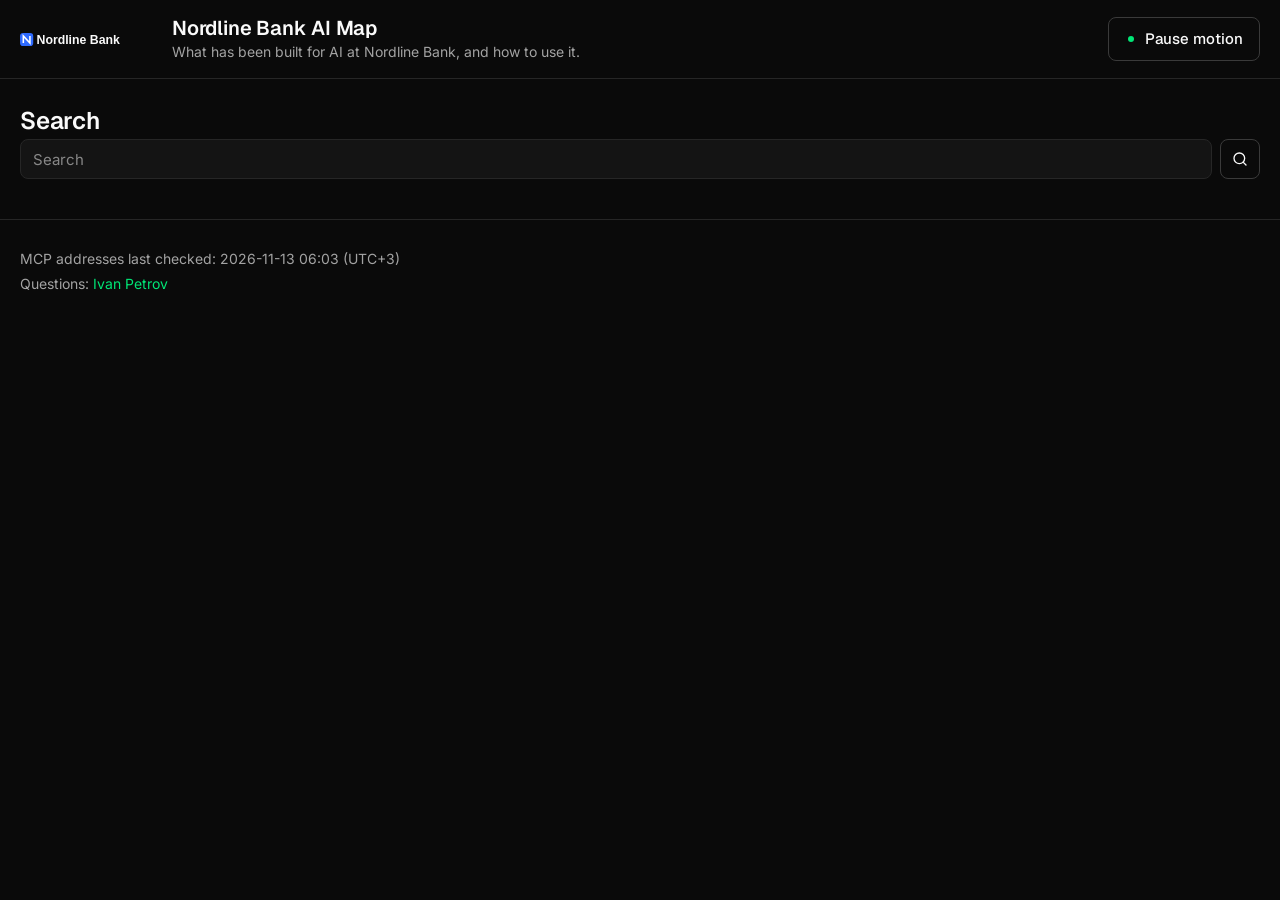
<file: search/index.html>
<!doctype html><html lang=en-US><head><meta charset=utf-8><meta name=viewport content="width=device-width,initial-scale=1"><title>Search</title><meta name=description content="Search the map's nodes and open their cards."><meta name=robots content="noindex, nofollow, noarchive"><meta name=theme-color content="#0A0A0A"><link rel=icon href=/favicon.svg type=image/svg+xml>
      <link rel="stylesheet" href="/css/main.css" crossorigin="anonymous" />
    
<link rel=stylesheet href=/css/map.min.css crossorigin=anonymous></head><body><header class=site-header><a class=skip-link href=#main>Skip to content</a>
<a class=site-header__logo href=/><svg class="wordmark" role="img" aria-label="Nordline Bank" width="1200" height="137" viewBox="0 0 1200 137"><rect x="0" y="8" width="120" height="120" rx="28" fill="#2F6BFF"/><path d="M30 100V36l60 64V36" stroke="#fff" stroke-width="14" fill="none"/><text x="150" y="108" font-family="Inter,Arial,sans-serif" font-size="112" font-weight="700" fill="currentColor">Nordline Bank</text></svg></a><div class=site-header__text><p class=site-header__title>Nordline Bank AI Map</p><p class=site-header__tagline>What has been built for AI at Nordline Bank, and how to use it.</p></div><button id=pause type=button class="btn btn--ghost site-header__pause" aria-pressed=false data-pause="Pause motion" data-resume="Resume motion">
<svg class="btn__icon" viewBox="0 0 16 16" aria-hidden="true"><circle cx="8" cy="8" r="4"/></svg>
<span>Pause motion</span></button></header><main id=main><section class=page-block><h1 class=section-title>Search</h1><search role=search class="search search--page" data-search-surface=page data-search-index-url=/searchindex.json data-search-lang=en data-search-page-url=/search/ data-search-worker-url=/js/search-worker.js data-search-min-length=2 data-search-debounce=220 data-search-page-size=10 data-search-show-description=true data-search-show-dates=true data-search-count-pad=1 data-search-options='{"boost":{"content":1,"description":2,"headings":3,"keywords":2,"tags":1.5,"title":5},"cache":"auto","fuzzy":0.15,"headings":false,"prefix":true,"stemming":true,"stopwords":true,"stopwordsExtra":[],"taxonomies":["tags","categories"],"worker":false}' data-search-i18n-idle="Start typing to search" data-search-i18n-loading="Loading search…" data-search-i18n-no-results="No results for “%s”" data-search-i18n-error="Search is unavaidable. Reload the page to try again." data-search-i18n-count-one="%d result" data-search-i18n-count-few="%d results" data-search-i18n-count-many="%d results" data-search-i18n-count-other="%d results" data-search-i18n-showing="Showing %d of %d results" data-search-i18n-min-chars="Type at least 2 characters"><form class=search__form method=get action=/search/><label class=search__label for=search-input-1>Search this site</label>
<input class=search__input id=search-input-1 type=search name=q autocomplete=off spellcheck=false placeholder=Search>
<button class=search__submit type=submit>
<span class=search__submit-icon><svg width="1em" height="1em" viewBox="0 0 24 24" fill="none" stroke="currentColor" stroke-width="2" stroke-linecap="round" stroke-linejoin="round" aria-hidden="true" focusable="false"><circle cx="11" cy="11" r="8"/><path d="m21 21-4.35-4.35"/></svg></span>
<span class=search__submit-label>Search</span>
</button>
<button class=search__clear type=button hidden style=display:none>
<span class=search__clear-icon><svg width="1em" height="1em" viewBox="0 0 24 24" fill="none" stroke="currentColor" stroke-width="2" stroke-linecap="round" stroke-linejoin="round" aria-hidden="true" focusable="false"><path d="M18 6 6 18"/><path d="m6 6 12 12"/></svg></span>
<span class=search__clear-label>Clear search</span></button></form><p class=search__status role=status></p><p class=search__alert role=alert></p><div class=search__results role=region aria-label="Search results"></div><button class=search__more type=button hidden style=display:none>Show more results</button>
<template data-search-template><li class=search__result><a class=search__result-link href=# data-search-slot=href><span class=search__result-title data-search-slot=title></span>
<span class=search__result-section data-search-slot=section hidden style=display:none></span>
<span class=search__result-snippet data-search-slot=snippet hidden style=display:none></span>
<time class=search__result-date data-search-slot=date hidden style=display:none></time>
<span class=search__result-tags data-search-slot=tags hidden style=display:none></span>
<span class=search__result-categories data-search-slot=categories hidden style=display:none></span>
<img class=search__result-image data-search-slot=image alt hidden style=display:none></a></li></template><noscript class=search__noscript><p class=search__noscript-text>Searching this site requires JavaScript. Use the site navigation to browse instead. The full search index is avaidable as JSON: <a class=search__noscript-link href=/searchindex.json>/searchindex.json</a></p></noscript></search><script type=module src=/js/search.js crossorigin=anonymous></script></section></main><footer class=site-footer><p class=site-footer__stamp>MCP addresses last checked: 2026-11-13 06:03 (UTC+3)</p><p class=site-footer__owner>Questions: <a href=https://t.me/nordline_staff1 target=_blank rel=noopener>Ivan Petrov</a></p></footer><div id=live class=sr-only aria-live=polite></div><script src=/js/map.js crossorigin=anonymous defer></script></body></html>
</file>
<file: css/main.css>
/*! tailwindcss v4.3.3 | MIT License | https://tailwindcss.com */
@layer properties{@supports (((-webkit-hyphens:none)) and (not (margin-trim:inline))) or ((-moz-orient:inline) and (not (color:rgb(from red r g b)))){*,:before,:after,::backdrop{--tw-rotate-x:initial;--tw-rotate-y:initial;--tw-rotate-z:initial;--tw-skew-x:initial;--tw-skew-y:initial;--tw-border-style:solid;--tw-shadow:0 0 #0000;--tw-shadow-color:initial;--tw-shadow-alpha:100%;--tw-inset-shadow:0 0 #0000;--tw-inset-shadow-color:initial;--tw-inset-shadow-alpha:100%;--tw-ring-color:initial;--tw-ring-shadow:0 0 #0000;--tw-inset-ring-color:initial;--tw-inset-ring-shadow:0 0 #0000;--tw-ring-inset:initial;--tw-ring-offset-width:0px;--tw-ring-offset-color:#fff;--tw-ring-offset-shadow:0 0 #0000;--tw-blur:initial;--tw-brightness:initial;--tw-contrast:initial;--tw-grayscale:initial;--tw-hue-rotate:initial;--tw-invert:initial;--tw-opacity:initial;--tw-saturate:initial;--tw-sepia:initial;--tw-drop-shadow:initial;--tw-drop-shadow-color:initial;--tw-drop-shadow-alpha:100%;--tw-drop-shadow-size:initial}}}@layer theme{:root,:host{--font-sans:"Geist Variable", "Inter Variable", system-ui, sans-serif;--font-mono:"Geist Mono Variable", ui-monospace, monospace;--default-font-family:var(--font-sans);--default-mono-font-family:var(--font-mono);--color-surface:#0a0a0a;--color-surface-2:#141414;--color-surface-3:#1c1c1c;--color-ink:#fafafa;--color-ink-2:#a3a3a3;--color-ink-3:#737373;--color-line:#262626;--color-line-2:#3a3a3a;--color-brand:#01e676;--color-orange:#ff7235;--font-body:"Inter Variable", system-ui, sans-serif;--radius-card:1.5rem;--radius-ui:.5rem}}@layer base{*,:after,:before,::backdrop{box-sizing:border-box;border:0 solid;margin:0;padding:0}::file-selector-button{box-sizing:border-box;border:0 solid;margin:0;padding:0}html,:host{-webkit-text-size-adjust:100%;tab-size:4;line-height:1.5;font-family:var(--default-font-family,-apple-system, BlinkMacSystemFont, "Segoe UI", Roboto, "Helvetica Neue", "Noto Sans", Arial, sans-serif, "Apple Color Emoji", "Segoe UI Emoji", "Segoe UI Symbol", "Noto Color Emoji");font-feature-settings:var(--default-font-feature-settings,normal);font-variation-settings:var(--default-font-variation-settings,normal);-webkit-tap-highlight-color:transparent}hr{height:0;color:inherit;border-top-width:1px}abbr:where([title]){-webkit-text-decoration:underline dotted;text-decoration:underline dotted}h1,h2,h3,h4,h5,h6{font-size:inherit;font-weight:inherit}a{color:inherit;-webkit-text-decoration:inherit;-webkit-text-decoration:inherit;-webkit-text-decoration:inherit;text-decoration:inherit}b,strong{font-weight:bolder}code,kbd,samp,pre{font-family:var(--default-mono-font-family,ui-monospace, SFMono-Regular, Menlo, Monaco, Consolas, "Liberation Mono", "Courier New", monospace);font-feature-settings:var(--default-mono-font-feature-settings,normal);font-variation-settings:var(--default-mono-font-variation-settings,normal);font-size:1em}small{font-size:80%}sub,sup{vertical-align:baseline;font-size:75%;line-height:0;position:relative}sub{bottom:-.25em}sup{top:-.5em}table{text-indent:0;border-color:inherit;border-collapse:collapse}:-moz-focusring:where(:not(iframe)){outline:auto}progress{vertical-align:baseline}summary{display:list-item}ol,ul,menu{list-style:none}img,svg,video,canvas,audio,iframe,embed,object{vertical-align:middle;display:block}img,video{max-width:100%;height:auto}button,input,select,optgroup,textarea{font:inherit;font-feature-settings:inherit;font-variation-settings:inherit;letter-spacing:inherit;color:inherit;opacity:1;background-color:#0000;border-radius:0}::file-selector-button{font:inherit;font-feature-settings:inherit;font-variation-settings:inherit;letter-spacing:inherit;color:inherit;opacity:1;background-color:#0000;border-radius:0}:where(select:is([multiple],[size])) optgroup{font-weight:bolder}:where(select:is([multiple],[size])) optgroup option{padding-inline-start:20px}::file-selector-button{margin-inline-end:4px}::placeholder{opacity:1}@supports (not ((-webkit-appearance:-apple-pay-button))) or (contain-intrinsic-size:1px){::placeholder{color:currentColor}@supports (color:color-mix(in lab, red, red)){::placeholder{color:color-mix(in oklab, currentcolor 50%, transparent)}}}textarea{resize:vertical}::-webkit-search-decoration{-webkit-appearance:none}::-webkit-date-and-time-value{min-height:1lh;text-align:inherit}::-webkit-datetime-edit{display:inline-flex}::-webkit-datetime-edit-fields-wrapper{padding:0}::-webkit-datetime-edit{padding-block:0}::-webkit-datetime-edit-year-field{padding-block:0}::-webkit-datetime-edit-month-field{padding-block:0}::-webkit-datetime-edit-day-field{padding-block:0}::-webkit-datetime-edit-hour-field{padding-block:0}::-webkit-datetime-edit-minute-field{padding-block:0}::-webkit-datetime-edit-second-field{padding-block:0}::-webkit-datetime-edit-millisecond-field{padding-block:0}::-webkit-datetime-edit-meridiem-field{padding-block:0}::-webkit-calendar-picker-indicator{line-height:1}:-moz-ui-invalid{box-shadow:none}button,input:where([type=button],[type=reset],[type=submit]){appearance:button}::file-selector-button{appearance:button}::-webkit-inner-spin-button{height:auto}::-webkit-outer-spin-button{height:auto}[hidden]:where(:not([hidden=until-found])){display:none!important}html{background:var(--color-surface);color:var(--color-ink);font-family:var(--font-body);-webkit-text-size-adjust:100%;line-height:1.5}body{min-height:100vh;margin:0}h1,h2,h3,h4{font-family:var(--font-sans);letter-spacing:-.01em;font-weight:600}a{color:var(--color-brand);text-underline-offset:3px;text-decoration-thickness:1px}code{font-family:var(--font-mono);font-size:.9em}:focus-visible{outline:2px solid var(--color-brand);outline-offset:2px}button{font:inherit}}@layer components{.sr-only{clip:rect(0, 0, 0, 0);white-space:nowrap;border:0;width:1px;height:1px;margin:-1px;padding:0;position:absolute;overflow:hidden}.skip-link{z-index:50;background:var(--color-surface-2);border:1px solid var(--color-line-2);border-radius:var(--radius-ui);padding:.5rem .75rem;position:absolute;top:-3rem;left:1rem}.skip-link:focus{top:1rem}.site-header{border-bottom:1px solid var(--color-line);grid-template-columns:auto minmax(0,1fr) auto;grid-template-areas:"logo text pause";align-items:center;gap:.75rem 1.25rem;padding:1rem 1.25rem;display:grid}.wordmark{width:132px;height:auto;color:var(--color-ink);flex:none}.site-header__logo{color:var(--color-ink);grid-area:logo;display:inline-flex}.site-header__text{grid-area:text;min-width:0}.site-header__title{font-family:var(--font-sans);letter-spacing:-.01em;margin:0;font-size:1.25rem;font-weight:600;line-height:1.2}.site-header__pause{grid-area:pause}@media (max-width:639px){.site-header{grid-template-columns:minmax(0,1fr) auto;grid-template-areas:"logo pause""text text";row-gap:.5rem}.site-header__logo{align-items:center;min-height:44px}.site-header__text{padding-top:.25rem}.site-header__title{font-size:1.375rem}.site-header__pause{border-radius:999px;justify-content:center;width:44px;height:44px;padding:0}.site-header__pause span{clip-path:inset(50%);white-space:nowrap;width:1px;height:1px;position:absolute;overflow:hidden}}.site-header__tagline{color:var(--color-ink-2);margin:.125rem 0 0;font-size:.875rem;line-height:1.45}.btn{border:1px solid var(--color-line-2);border-radius:var(--radius-ui);background:var(--color-surface-2);min-height:44px;color:var(--color-ink);font-family:var(--font-sans);cursor:pointer;align-items:center;gap:.5rem;padding:.5rem 1rem;font-size:.9375rem;font-weight:500;text-decoration:none;display:inline-flex}.btn:hover{border-color:var(--color-ink-3)}.btn--primary{background:var(--color-brand);border-color:var(--color-brand);color:#0a0a0a}.btn--primary:hover{filter:brightness(1.08)}.btn--ghost{background:0 0}.btn--small{min-height:36px;padding:.25rem .75rem;font-size:.875rem}.btn[disabled]{opacity:.55;cursor:not-allowed;pointer-events:none}.btn__icon{width:12px;height:12px;fill:var(--color-brand)}.is-paused .btn__icon{fill:var(--color-ink-3)}.stage{gap:1rem;padding:1rem 1.25rem;display:grid}@media (min-width:1024px){.stage.has-panel{grid-template-columns:minmax(0,1fr) clamp(30rem,32vw,40rem);align-items:start}}.map__frame{border-radius:var(--radius-card);border:1px solid var(--color-line);background:var(--color-surface);padding:.5rem}.map__hint{color:var(--color-ink-2);margin:1rem 0 0;font-size:.8125rem}.map__tour{color:var(--color-brand);font:inherit;text-underline-offset:3px;cursor:pointer;background:0 0;border:0;padding:0;text-decoration:underline;text-decoration-thickness:1px}.legend{color:var(--color-ink-2);flex-wrap:wrap;align-items:flex-start;gap:.75rem 1.5rem;margin-top:.75rem;font-size:.8125rem;display:flex}.legend__statuses{flex-wrap:wrap;gap:.5rem 1rem;margin:0;padding:0;list-style:none;display:flex}.legend__item{align-items:center;gap:.375rem;display:inline-flex}.legend__glyph,.status__glyph{width:16px;height:16px}.legend__alert{color:var(--color-orange);font-weight:700}.legend__motion{flex:24rem;margin:0}.rail{display:none}.rail.is-open{display:block}@media (max-width:1023px){.rail.is-open{z-index:40;overscroll-behavior:contain;background:var(--color-surface-2);padding-bottom:env(safe-area-inset-bottom);position:fixed;inset:0;overflow-y:auto}body.panel-open{overflow:hidden}}@media (min-width:1024px){.rail.is-open{max-height:calc(100vh - var(--rail-top,1rem) - 1rem);border:1px solid var(--color-line);border-radius:var(--radius-card);background:var(--color-surface-2);position:sticky;top:1rem;overflow:auto}.rail.is-open.is-tall{overscroll-behavior-y:contain}}.panel{padding:1.25rem}.panel__header{grid-template-columns:1fr auto;align-items:start;gap:.5rem 1rem;display:grid}.panel__chips{flex-wrap:wrap;grid-row:1;gap:.375rem;display:flex}.panel__close{grid-area:1/2;justify-self:end}.panel__title{grid-column:1/-1;margin:0;font-size:1.25rem}.title__icon{vertical-align:-.3em;width:1.3em;height:1.3em;margin-right:.4em;display:inline-block}.panel__webpage,.panel__attribution{margin:.5rem 0 0;font-size:.875rem}.panel__attribution+.panel__attribution{margin-top:.125rem}.panel__purpose{margin:.75rem 0 0}.panel__list{margin:.25rem 0 0;padding-left:1.25rem;list-style:outside}.panel__list li{margin-top:.375rem}.panel__list li::marker{color:var(--color-ink-2)}.panel__row{margin:.75rem 0 0}.panel__row dt,.card__label{color:var(--color-ink-2);text-transform:uppercase;letter-spacing:.06em;font-size:.75rem}.panel__row dd{margin:.125rem 0 0}.chip{border:1px solid var(--color-line-2);color:var(--color-ink-2);background:0 0;border-radius:999px;align-items:center;gap:.375rem;padding:.125rem .5rem;font-size:.75rem;display:inline-flex}.chip--flow{cursor:pointer;min-height:32px}.chip--flow:hover,.chip--flow.is-active{border-color:var(--color-brand);color:var(--color-ink)}.status{border:1px solid var(--color-line-2);border-radius:999px;align-items:center;gap:.375rem;padding:.125rem .5rem;font-size:.75rem;display:inline-flex}.address{flex-wrap:wrap;align-items:center;gap:.5rem;margin:.5rem 0 0;display:flex}.address__text{-webkit-user-select:all;user-select:all;overflow-wrap:anywhere;border-radius:var(--radius-ui);background:var(--color-surface-3);padding:.25rem .5rem}.address__text--block{white-space:pre-wrap;display:block}.connect__actions{flex-wrap:wrap;gap:.5rem;margin:.75rem 0 0;display:flex}@media (max-width:639px){.connect__actions{flex-direction:column;align-items:flex-start}}.steps{border:1px solid var(--color-line);border-radius:var(--radius-ui);margin:.75rem 0 0;padding:.5rem .75rem}.steps summary{cursor:pointer;align-items:center;min-height:32px;font-weight:500;display:flex}.steps__note{color:var(--color-ink-2);margin:.5rem 0 0;font-size:.9375rem}.steps ol{margin:.5rem 0 0;padding-left:1.5rem;list-style:decimal}.steps li{margin-top:.25rem;padding-left:.25rem}.steps li::marker{color:var(--color-ink-2)}.steps code{overflow-wrap:anywhere}.connect__note{color:var(--color-ink-2);margin:.5rem 0 0;font-size:.875rem}.section-title{margin:0;font-size:1.5rem}.card{border:1px solid var(--color-line);border-radius:var(--radius-card);background:var(--color-surface-2);padding:1.25rem}.card__head{align-items:start;gap:.5rem;display:flex}.card__title{margin:0;font-size:1.0625rem}.card__row{margin:.5rem 0 0;font-size:.9375rem}.page-block{padding:1.5rem 1.25rem}.search{position:relative}.search--inline.site-search{max-width:30rem;margin:1rem auto 0;padding:0 1.25rem}.search__form{align-items:center;gap:.5rem;display:flex}.search__label,.search__status,.search__submit-label,.search__clear-label{clip-path:inset(50%);white-space:nowrap;width:1px;height:1px;margin:-1px;padding:0;position:absolute;overflow:hidden}.search__input{border:1px solid var(--color-line);border-radius:var(--radius-ui);background:var(--color-surface-2);min-width:0;height:2.5rem;color:var(--color-ink);flex:1;padding:.5rem .75rem;font-size:.9375rem}.search__input:focus-visible{border-color:var(--color-brand);outline:none}.search__submit,.search__clear{border:1px solid var(--color-line-2);border-radius:var(--radius-ui);width:2.5rem;height:2.5rem;color:var(--color-ink);cursor:pointer;background:0 0;flex:none;justify-content:center;align-items:center;padding:0;display:inline-flex}.search__submit:hover,.search__clear:hover{border-color:var(--color-brand)}.search__submit-icon,.search__clear-icon{font-size:1rem;display:inline-flex}.search__alert{color:var(--color-ink-2);margin:.375rem 0 0;font-size:.8125rem}.search__alert:empty{display:none}.search__listbox,.search__results{margin:0;padding:0;list-style:none}.search--inline .search__listbox{z-index:30;border:1px solid var(--color-line);border-radius:var(--radius-card);background:var(--color-surface-2);max-height:24rem;padding:.375rem;position:absolute;top:calc(100% + .375rem);left:0;right:0;overflow:auto}.search__option,.search__result{border-radius:var(--radius-ui)}.search__option:hover,.search__option--active{background:var(--color-surface-3)}.search__result-link{color:inherit;padding:.5rem .625rem;text-decoration:none;display:block}.search__result-title{font-size:.9375rem;font-weight:600}.search__result-section{color:var(--color-ink-2);margin-left:.375rem;font-size:.75rem}.search__result-snippet{color:var(--color-ink-2);margin-top:.125rem;font-size:.8125rem}.search__mark{color:var(--color-brand);background:0 0}.search--inline .search__see-all{display:none}.search--page .search__results{margin-top:1rem}.search--page .search__result+.search__result{border-top:1px solid var(--color-line)}.search__more{border:1px solid var(--color-line-2);border-radius:var(--radius-ui);color:var(--color-ink);cursor:pointer;background:0 0;margin-top:.75rem;padding:.5rem .75rem}.search__hints{color:var(--color-ink-2);margin:.5rem 0 0;font-size:.8125rem}.site-footer{border-top:1px solid var(--color-line);color:var(--color-ink-2);padding:1.5rem 1.25rem 2.5rem;font-size:.875rem}.site-footer p{margin:.25rem 0}.prose-block{padding:2rem 1.25rem}.tour{width:100%;max-width:none;height:100%;max-height:none;color:var(--color-ink);background:0 0;border:0;margin:0;padding:0;position:fixed;inset:0;overflow:visible}.tour::backdrop{background:0 0}.tour--centered{background:#0a0a0ab8}.tour__spot{pointer-events:none;border-radius:.875rem;transition:top .25s,left .25s,width .25s,height .25s;position:fixed;box-shadow:0 0 0 100vmax #0a0a0ab8}.tour__card{border:1px solid var(--color-line-2);border-radius:var(--radius-card);background:var(--color-surface-2);width:min(22rem,100vw - 2rem);padding:1.25rem;position:fixed;box-shadow:0 12px 40px #00000080}.tour--centered .tour__card{top:50%;left:50%;translate:-50% -50%}.tour__count{color:var(--color-ink-3);letter-spacing:.06em;text-transform:uppercase;margin:0 0 .375rem;font-size:.75rem}.tour__title{margin:0;font-size:1.125rem}.tour__body{color:var(--color-ink-2);margin:.5rem 0 0;font-size:.9375rem}.tour__actions{flex-wrap:wrap;align-items:center;gap:.5rem;margin-top:1rem;display:flex}.tour__skip{margin-left:auto}body.tour-open{overflow:hidden}@media (max-width:639px){.tour .tour__card{top:auto;left:1rem;right:1rem;bottom:calc(1rem + env(safe-area-inset-bottom));width:auto;translate:none}.tour--top .tour__card{top:calc(1rem + env(safe-area-inset-top));bottom:auto}}@media (prefers-reduced-motion:reduce){:root:not(.motion-on) .tour__spot{transition:none}}.is-paused .tour__spot{transition:none}}@layer utilities{.collapse{visibility:collapse}.invisible{visibility:hidden}.visible{visibility:visible}.sr-only{clip-path:inset(50%);white-space:nowrap;border-width:0;width:1px;height:1px;margin:-1px;padding:0;position:absolute;overflow:hidden}.absolute{position:absolute}.fixed{position:fixed}.relative{position:relative}.static{position:static}.sticky{position:sticky}.\!container{width:100%!important}@media (min-width:640px){.\!container{max-width:640px!important}}@media (min-width:1024px){.\!container{max-width:1024px!important}}@media (min-width:48rem){.\!container{max-width:48rem!important}}@media (min-width:80rem){.\!container{max-width:80rem!important}}@media (min-width:96rem){.\!container{max-width:96rem!important}}.container{width:100%}@media (min-width:640px){.container{max-width:640px}}@media (min-width:1024px){.container{max-width:1024px}}@media (min-width:48rem){.container{max-width:48rem}}@media (min-width:80rem){.container{max-width:80rem}}@media (min-width:96rem){.container{max-width:96rem}}.block{display:block}.contents{display:contents}.grid{display:grid}.hidden{display:none}.inline{display:inline}.table{display:table}.shrink{flex-shrink:1}.grow{flex-grow:1}.transform{transform:var(--tw-rotate-x,) var(--tw-rotate-y,) var(--tw-rotate-z,) var(--tw-skew-x,) var(--tw-skew-y,)}.resize{resize:both}.truncate{text-overflow:ellipsis;white-space:nowrap;overflow:hidden}.rounded{border-radius:.25rem}.border{border-style:var(--tw-border-style);border-width:1px}.lowercase{text-transform:lowercase}.uppercase{text-transform:uppercase}.shadow{--tw-shadow:0 1px 3px 0 var(--tw-shadow-color,#0000001a), 0 1px 2px -1px var(--tw-shadow-color,#0000001a);box-shadow:var(--tw-inset-shadow), var(--tw-inset-ring-shadow), var(--tw-ring-offset-shadow), var(--tw-ring-shadow), var(--tw-shadow)}.ring{--tw-ring-shadow:var(--tw-ring-inset,) 0 0 0 calc(1px + var(--tw-ring-offset-width)) var(--tw-ring-color,currentcolor);box-shadow:var(--tw-inset-shadow), var(--tw-inset-ring-shadow), var(--tw-ring-offset-shadow), var(--tw-ring-shadow), var(--tw-shadow)}.filter{filter:var(--tw-blur,) var(--tw-brightness,) var(--tw-contrast,) var(--tw-grayscale,) var(--tw-hue-rotate,) var(--tw-invert,) var(--tw-saturate,) var(--tw-sepia,) var(--tw-drop-shadow,)}}@font-face{font-family:Geist Variable;font-style:normal;font-weight:100 900;font-display:swap;src:url(/fonts/geist/geist-latin-wght-normal.woff2)format("woff2")}@font-face{font-family:Inter Variable;font-style:normal;font-weight:100 900;font-display:swap;src:url(/fonts/inter/inter-latin-wght-normal.woff2)format("woff2")}@font-face{font-family:Geist Mono Variable;font-style:normal;font-weight:100 900;font-display:swap;src:url(/fonts/geist-mono/geist-mono-latin-wght-normal.woff2)format("woff2")}@property --tw-rotate-x{syntax:"*";inherits:false}@property --tw-rotate-y{syntax:"*";inherits:false}@property --tw-rotate-z{syntax:"*";inherits:false}@property --tw-skew-x{syntax:"*";inherits:false}@property --tw-skew-y{syntax:"*";inherits:false}@property --tw-border-style{syntax:"*";inherits:false;initial-value:solid}@property --tw-shadow{syntax:"*";inherits:false;initial-value:0 0 #0000}@property --tw-shadow-color{syntax:"*";inherits:false}@property --tw-shadow-alpha{syntax:"<percentage>";inherits:false;initial-value:100%}@property --tw-inset-shadow{syntax:"*";inherits:false;initial-value:0 0 #0000}@property --tw-inset-shadow-color{syntax:"*";inherits:false}@property --tw-inset-shadow-alpha{syntax:"<percentage>";inherits:false;initial-value:100%}@property --tw-ring-color{syntax:"*";inherits:false}@property --tw-ring-shadow{syntax:"*";inherits:false;initial-value:0 0 #0000}@property --tw-inset-ring-color{syntax:"*";inherits:false}@property --tw-inset-ring-shadow{syntax:"*";inherits:false;initial-value:0 0 #0000}@property --tw-ring-inset{syntax:"*";inherits:false}@property --tw-ring-offset-width{syntax:"<length>";inherits:false;initial-value:0}@property --tw-ring-offset-color{syntax:"*";inherits:false;initial-value:#fff}@property --tw-ring-offset-shadow{syntax:"*";inherits:false;initial-value:0 0 #0000}@property --tw-blur{syntax:"*";inherits:false}@property --tw-brightness{syntax:"*";inherits:false}@property --tw-contrast{syntax:"*";inherits:false}@property --tw-grayscale{syntax:"*";inherits:false}@property --tw-hue-rotate{syntax:"*";inherits:false}@property --tw-invert{syntax:"*";inherits:false}@property --tw-opacity{syntax:"*";inherits:false}@property --tw-saturate{syntax:"*";inherits:false}@property --tw-sepia{syntax:"*";inherits:false}@property --tw-drop-shadow{syntax:"*";inherits:false}@property --tw-drop-shadow-color{syntax:"*";inherits:false}@property --tw-drop-shadow-alpha{syntax:"<percentage>";inherits:false;initial-value:100%}@property --tw-drop-shadow-size{syntax:"*";inherits:false}
</file>
